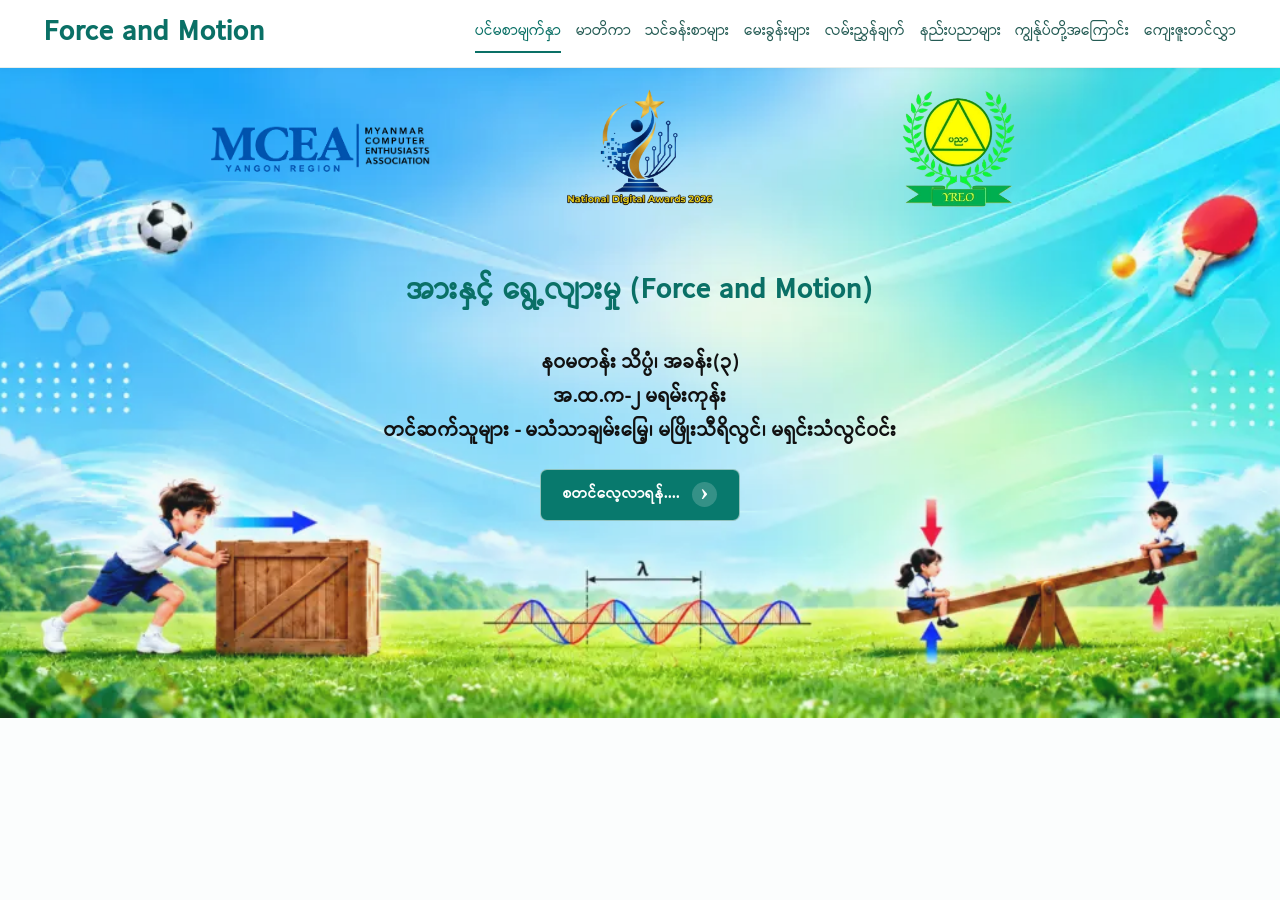
<file: index.html>
<!doctype html>
<html lang="my">
<head>
<meta charset="utf-8"><meta name="viewport" content="width=device-width, initial-scale=1">
<title>Home | Force and Motion</title>
<link rel="stylesheet" href="css/style.css">
<link rel="stylesheet" href="css/pdf-reference.css">
<script src="js/main.js" defer></script>
</head>
<body data-page="sample-page">
<header class="site-header">
<a class="brand" href="index.html">Force and Motion</a>
<button class="menu-toggle" type="button" aria-label="မီနူးဖွင့်ရန်" aria-expanded="false">☰</button>
<nav class="main-nav" aria-label="အဓိက မီနူး"></nav>
</header>
<main class="wp-content">
<div class="wp-block-cover alignfull is-light has-custom-content-position is-position-top-center" style="min-height:600px"><img alt="" class="wp-block-cover__image-background wp-image-100 size-full" data-object-fit="cover" src="assets/uploads/2026/10/Forces-in-Motion_-A-Science-Meadow-1024x512-1.webp"/><span aria-hidden="true" class="wp-block-cover__background has-background-dim-10 has-background-dim" style="background-color:#97d4d9"></span><div class="wp-block-cover__inner-container">
<div class="wp-block-stackable-columns alignfull stk-block-columns stk-block stk-6a5826c" data-block-id="6a5826c"><style>.stk-6a5826c {margin-top:var(--stk--preset--spacing--30, 0.67rem) !important;}@media screen and (max-width: 767px){.stk-6a5826c {margin-top:var(--stk--preset--spacing--50, 1.5rem) !important;}}</style>
    
<div class="stk-row stk-inner-blocks stk-block-content stk-content-align stk-6a5826c-column alignfull">

<div class="wp-block-stackable-column stk-block-column stk-column stk-block stk-7bc04e2" data-block-id="7bc04e2" data-v="4"><style>@media screen and (min-width: 768px){.stk-7bc04e2 {flex:var(--stk-flex-grow, 1) 1 calc(19.9% - var(--stk-column-gap, 0px) * 5 / 6 ) !important;}}@media screen and (max-width: 767px){.stk-7bc04e2 {flex:var(--stk-flex-grow, 1) 1 calc(33% - var(--stk-column-gap, 0px) * 2 / 3 ) !important;}}</style><div class="stk-column-wrapper stk-block-column__content stk-container stk-7bc04e2-container stk--no-background stk--no-padding"><div class="stk-block-content stk-inner-blocks stk-7bc04e2-inner-blocks">
<div class="wp-block-stackable-image stk-block-image stk-block stk-b53a28b" data-block-id="b53a28b"><style>.stk-b53a28b .stk-img-wrapper{width:60% !important;}</style><figure><span class="stk-img-wrapper stk-image--shape-stretch"><img class="stk-img wp-image-103" height="724" src="assets/uploads/2026/10/MCEA-Yangon-Region-Logo.webp" width="2172"/></span></figure></div>
</div></div></div>

<div class="wp-block-stackable-column stk-block-column stk-column stk-block stk-aee3705" data-block-id="aee3705" data-v="4"><style>@media screen and (min-width: 768px){.stk-aee3705 {flex:var(--stk-flex-grow, 1) 1 calc(16.8% - var(--stk-column-gap, 0px) * 5 / 6 ) !important;}}@media screen and (max-width: 767px){.stk-aee3705 {flex:var(--stk-flex-grow, 1) 1 calc(33% - var(--stk-column-gap, 0px) * 2 / 3 ) !important;}}</style><div class="stk-column-wrapper stk-block-column__content stk-container stk-aee3705-container stk--no-background stk--no-padding"><div class="stk-block-content stk-inner-blocks stk-aee3705-inner-blocks">
<div class="wp-block-stackable-image stk-block-image stk-block stk-6d1d166" data-block-id="6d1d166"><style>.stk-6d1d166 .stk-img-wrapper{width:40% !important;}</style><figure><span class="stk-img-wrapper stk-image--shape-stretch"><img class="stk-img wp-image-106" height="1402" src="assets/uploads/2026/10/NDA.png" width="1500"/></span></figure></div>
</div></div></div>

<div class="wp-block-stackable-column stk-block-column stk-column stk-block stk-cd83485" data-block-id="cd83485" data-v="4"><style>@media screen and (min-width: 768px){.stk-cd83485 {flex:var(--stk-flex-grow, 1) 1 calc(13.399999999999991% - var(--stk-column-gap, 0px) * 5 / 6 ) !important;}}@media screen and (max-width: 767px){.stk-cd83485 {flex:var(--stk-flex-grow, 1) 1 calc(33% - var(--stk-column-gap, 0px) * 2 / 3 ) !important;}}</style><div class="stk-column-wrapper stk-block-column__content stk-container stk-cd83485-container stk--no-background stk--no-padding"><div class="stk-block-content stk-inner-blocks stk-cd83485-inner-blocks">
<div class="wp-block-stackable-image stk-block-image stk-block stk-342e6bc" data-block-id="342e6bc"><style>.stk-342e6bc .stk-img-wrapper{width:60% !important;}</style><figure><span class="stk-img-wrapper stk-image--shape-stretch"><img class="stk-img wp-image-108" height="800" src="assets/uploads/2026/10/PN.png" width="1200"/></span></figure></div>
</div></div></div>

<div aria-hidden="true" class="wp-block-spacer" style="height:8px"></div>

</div>
<p class="has-text-align-center" style="font-size:30px;color: #0a7066;"><strong>အားနှင့် ရွေ့လျားမှု (Force and Motion)</strong></p>

<p class="has-text-align-center" style="font-size:20px"><strong>နဝမတန်း သိပ္ပံ၊ အခန်း(၃)<br/>အ.ထ.က-၂ မရမ်းကုန်း</strong><br/><strong>တင်ဆက်သူများ - မသံသာချမ်းမြေ့၊ မဖြိုးသီရိလွင်၊ မရှင်းသံလွင်ဝင်း</strong></p>

<p></p>

<div class="wp-block-stackable-button-group stk-block-button-group stk-block stk-cfd4a66" data-block-id="cfd4a66"><div class="stk-row stk-inner-blocks has-text-align-center stk-block-content stk-button-group">
<div class="wp-block-stackable-button stk-block-button has-text-align-center stk-block stk-98947e6" data-block-id="98947e6"><style>.stk-98947e6 {border-top-left-radius:var(--stk--preset--border-radius--medium, 8px) !important;border-top-right-radius:var(--stk--preset--border-radius--medium, 8px) !important;border-bottom-right-radius:var(--stk--preset--border-radius--medium, 8px) !important;border-bottom-left-radius:var(--stk--preset--border-radius--medium, 8px) !important;overflow:hidden !important;}.stk-98947e6 .stk-button{background:#0a7066 !important;}@media screen and (max-width: 767px){.stk-98947e6 .stk-button{padding-right:var(--stk--preset--spacing--40, 1rem) !important;padding-left:var(--stk--preset--spacing--40, 1rem) !important;}}</style><a class="stk-link stk-button stk--hover-effect-darken home-start-button" href="contents.html"><span class="stk-button__inner-text"><strong>စတင်လေ့လာရန်....</strong></span></a></div>
</div></div>
</div>


</main>
</body></html>
</file>
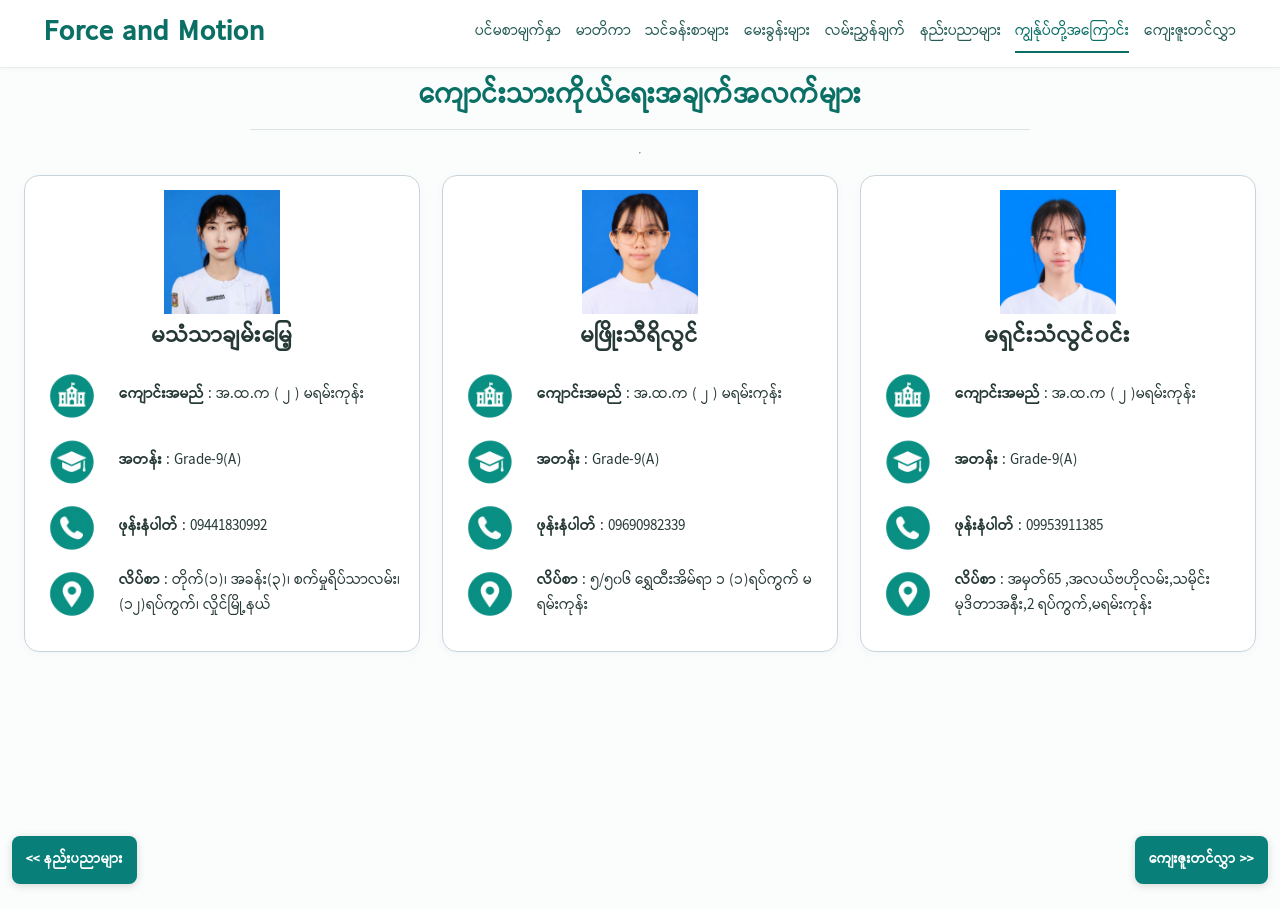
<file: about.html>
<!DOCTYPE html>

<html lang="my">
<head>
<meta charset="utf-8"/><meta content="width=device-width, initial-scale=1" name="viewport"/>
<title>About | Force and Motion</title>
<link href="css/style.css" rel="stylesheet"/>
<link rel="stylesheet" href="css/pdf-reference.css">
<script defer="" src="js/main.js"></script>
</head>
<body data-page="about">
<header class="site-header">
<a class="brand" href="index.html">Force and Motion</a>
<button aria-expanded="false" aria-label="မီနူးဖွင့်ရန်" class="menu-toggle" type="button">☰</button>
<nav aria-label="အဓိက မီနူး" class="main-nav"></nav>
</header>
<main class="wp-content">
<h2 class="wp-block-heading has-text-align-center alignfull has-large-font-size page-title" id="mLessons" style="margin-top:0;margin-right:0;margin-bottom:0;margin-left:0;padding-top:0px;padding-right:0px;padding-bottom:0px;padding-left:0px;font-style:normal;font-weight:700;line-height:1.5"><strong><span class="stk-highlight" style="color: #0a7066;">ကျောင်းသားကိုယ်ရေးအချက်အလက်များ</span></strong></h2>
<div class="wp-block-stackable-divider alignfull stk-block-divider stk-block stk-b53e3fa" data-block-id="b53e3fa" id="strong-လူ၏အသက်ရှူအင်္ဂါ-အဖွဲ့အစည်း-strong"><style>.stk-b53e3fa {align-items:flex-end !important;max-width:700px !important;min-width:auto !important;padding-top:var(--stk--preset--spacing--20, 0.44rem) !important;padding-right:var(--stk--preset--spacing--20, 0.44rem) !important;padding-bottom:var(--stk--preset--spacing--none, 0px) !important;padding-left:var(--stk--preset--spacing--20, 0.44rem) !important;margin-right:auto !important;margin-bottom:0px !important;margin-left:auto !important;display:flex !important;}</style><hr class="stk-block-divider__hr"/></div>
<div class="wp-block-group" style="margin-bottom:4.5rem">
<div class="wp-block-columns">
<div class="wp-block-column has-border-color has-cyan-bluish-gray-border-color" style="border-width:1px;border-top-left-radius:13px;border-top-right-radius:13px;border-bottom-left-radius:13px;border-bottom-right-radius:13px">
<figure class="wp-block-image aligncenter size-full is-resized" style="margin-top:var(--wp--preset--spacing--20);margin-bottom:var(--wp--preset--spacing--20)"><img alt="" class="wp-image-231" src="assets/uploads/2026/10/photo_2026-10-31_12-30-15.jpg" style="aspect-ratio:0.9883281646461799;width:104px;height:auto"/></figure>
<h5 class="wp-block-heading has-text-align-center has-medium-font-size" style="margin-top:0;margin-bottom:0"><strong>မသံသာချမ်းမြေ့</strong></h5>
<div class="wp-block-columns alignwide are-vertically-aligned-center is-not-stacked-on-mobile" style="margin-top:0;margin-bottom:0;padding-right:0;padding-bottom:0;padding-left:0">
<div class="wp-block-column is-vertically-aligned-center" style="padding-top:0;padding-right:0;padding-bottom:0;padding-left:0;flex-basis:18%">
<figure class="wp-block-image alignleft size-full is-resized" style="margin-top:0;margin-right:0;margin-bottom:0;margin-left:0"><img alt="" class="wp-image-794" src="assets/icons/school_icon_centered_512.png" style="width:68px;height:auto"/></figure>
</div>
<div class="wp-block-column is-vertically-aligned-center" style="flex-basis:80%">
<p><strong>ကျောင်းအမည်</strong> : အ.ထ.က ( ၂ ) မရမ်းကုန်း</p>
</div>
</div>
<div class="wp-block-columns alignwide are-vertically-aligned-center is-not-stacked-on-mobile" style="margin-top:0;margin-bottom:0;padding-right:0;padding-bottom:0;padding-left:0">
<div class="wp-block-column is-vertically-aligned-center" style="padding-top:0;padding-right:0;padding-bottom:0;padding-left:0;flex-basis:18%">
<figure class="wp-block-image alignleft size-full is-resized" style="margin-top:0;margin-right:0;margin-bottom:0;margin-left:0"><img alt="" class="wp-image-797" src="assets/icons/graduation_cap_centered_512.png" style="width:68px;height:auto"/></figure>
</div>
<div class="wp-block-column is-vertically-aligned-center" style="flex-basis:80%">
<p><strong>အတန်း</strong> : Grade-9(A)</p>
</div>
</div>
<div class="wp-block-columns alignwide are-vertically-aligned-center is-not-stacked-on-mobile" style="margin-top:0;margin-bottom:0;padding-right:0;padding-bottom:0;padding-left:0">
<div class="wp-block-column is-vertically-aligned-center" style="padding-top:0;padding-right:0;padding-bottom:0;padding-left:0;flex-basis:18%">
<figure class="wp-block-image alignleft size-full is-resized" style="margin-top:0;margin-right:0;margin-bottom:0;margin-left:0"><img alt="" class="wp-image-795" src="assets/icons/phone_icon_centered_512.png" style="width:68px;height:auto"/></figure>
</div>
<div class="wp-block-column is-vertically-aligned-center" style="flex-basis:80%">
<p><strong>ဖုန်းနံပါတ်</strong> : 09441830992</p>
</div>
</div>
<div class="wp-block-columns alignwide are-vertically-aligned-center is-not-stacked-on-mobile" style="margin-top:0;margin-bottom:0;padding-right:0;padding-bottom:0;padding-left:0">
<div class="wp-block-column is-vertically-aligned-center" style="padding-top:0;padding-right:0;padding-bottom:0;padding-left:0;flex-basis:18%">
<figure class="wp-block-image alignleft size-full is-resized" style="margin-top:0;margin-right:0;margin-bottom:0;margin-left:0"><img alt="" class="wp-image-796" src="assets/icons/location_icon_centered_512.png" style="width:68px;height:auto"/></figure>
</div>
<div class="wp-block-column is-vertically-aligned-center" style="flex-basis:80%">
<p><strong>လိပ်စာ</strong> : တိုက်(၁)၊ အခန်း(၃)၊ စက်မှုရိပ်သာလမ်း၊ (၁၂)ရပ်ကွက်၊ လှိုင်မြို့နယ်</p>
</div>
</div>
</div>
<div class="wp-block-column has-border-color has-cyan-bluish-gray-border-color" style="border-width:1px;border-top-left-radius:13px;border-top-right-radius:13px;border-bottom-left-radius:13px;border-bottom-right-radius:13px;padding-right:0;padding-bottom:var(--wp--preset--spacing--40);padding-left:var(--wp--preset--spacing--20)">
<figure class="wp-block-image aligncenter size-full is-resized" style="margin-top:var(--wp--preset--spacing--20);margin-bottom:var(--wp--preset--spacing--20)"><img alt="" class="wp-image-218" src="assets/uploads/2026/10/photo_2026-10-31_11-41-26.jpg" style="aspect-ratio:0.8926943792293882;width:99px;height:auto"/></figure>
<h5 class="wp-block-heading has-text-align-center has-medium-font-size" style="margin-top:0;margin-bottom:0"><strong>မဖြိုးသီရိလွင်</strong></h5>
<div class="wp-block-columns alignwide are-vertically-aligned-center is-not-stacked-on-mobile" style="margin-top:0;margin-bottom:0;padding-right:0;padding-bottom:0;padding-left:0">
<div class="wp-block-column is-vertically-aligned-center" style="padding-top:0;padding-right:0;padding-bottom:0;padding-left:0;flex-basis:18%">
<figure class="wp-block-image alignleft size-full is-resized" style="margin-top:0;margin-right:0;margin-bottom:0;margin-left:0"><img alt="" class="wp-image-794" src="assets/icons/school_icon_centered_512.png" style="width:68px;height:auto"/></figure>
</div>
<div class="wp-block-column is-vertically-aligned-center" style="flex-basis:80%">
<p><strong>ကျောင်းအမည်</strong> : အ.ထ.က ( ၂ ) မရမ်းကုန်း</p>
</div>
</div>
<div class="wp-block-columns alignwide are-vertically-aligned-center is-not-stacked-on-mobile" style="margin-top:0;margin-bottom:0;padding-right:0;padding-bottom:0;padding-left:0">
<div class="wp-block-column is-vertically-aligned-center" style="padding-top:0;padding-right:0;padding-bottom:0;padding-left:0;flex-basis:18%">
<figure class="wp-block-image alignleft size-full is-resized" style="margin-top:0;margin-right:0;margin-bottom:0;margin-left:0"><img alt="" class="wp-image-797" src="assets/icons/graduation_cap_centered_512.png" style="width:68px;height:auto"/></figure>
</div>
<div class="wp-block-column is-vertically-aligned-center" style="flex-basis:80%">
<p><strong>အတန်း</strong> :  Grade-9(A)</p>
</div>
</div>
<div class="wp-block-columns alignwide are-vertically-aligned-center is-not-stacked-on-mobile" style="margin-top:0;margin-bottom:0;padding-right:0;padding-bottom:0;padding-left:0">
<div class="wp-block-column is-vertically-aligned-center" style="padding-top:0;padding-right:0;padding-bottom:0;padding-left:0;flex-basis:18%">
<figure class="wp-block-image alignleft size-full is-resized" style="margin-top:0;margin-right:0;margin-bottom:0;margin-left:0"><img alt="" class="wp-image-795" src="assets/icons/phone_icon_centered_512.png" style="width:68px;height:auto"/></figure>
</div>
<div class="wp-block-column is-vertically-aligned-center" style="flex-basis:80%">
<p><strong>ဖုန်းနံပါတ်</strong> : 09690982339</p>
</div>
</div>
<div class="wp-block-columns alignwide are-vertically-aligned-center is-not-stacked-on-mobile" style="margin-top:0;margin-bottom:0;padding-right:0;padding-bottom:0;padding-left:0">
<div class="wp-block-column is-vertically-aligned-center" style="padding-top:0;padding-right:0;padding-bottom:0;padding-left:0;flex-basis:18%">
<figure class="wp-block-image size-full is-resized" style="margin-top:0;margin-right:0;margin-bottom:0;margin-left:0"><img alt="" class="wp-image-796" src="assets/icons/location_icon_centered_512.png" style="width:68px"/></figure>
</div>
<div class="wp-block-column is-vertically-aligned-center" style="flex-basis:80%">
<p><strong>လိပ်စာ</strong> : ၅/၅၀၆ ရွှေထီးအိမ်ရာ ၁ (၁)ရပ်ကွက် မရမ်းကုန်း</p>
</div>
</div>
</div>
<div class="wp-block-column has-border-color has-cyan-bluish-gray-border-color" style="border-width:1px;border-top-left-radius:13px;border-top-right-radius:13px;border-bottom-left-radius:13px;border-bottom-right-radius:13px">
<figure class="wp-block-image aligncenter size-full is-resized" style="margin-top:var(--wp--preset--spacing--20);margin-bottom:var(--wp--preset--spacing--20)"><img alt="" class="wp-image-221" src="assets/uploads/2026/10/photo_2026-10-31_11-53-23.jpg" style="aspect-ratio:0.8614072494669509;width:96px;height:auto"/></figure>
<h5 class="wp-block-heading has-text-align-center has-medium-font-size" style="margin-top:0;margin-bottom:0"><strong>မရှင်းသံလွင်၀င်း</strong></h5>
<div class="wp-block-columns alignwide are-vertically-aligned-center is-not-stacked-on-mobile" style="margin-top:0;margin-bottom:0;padding-right:0;padding-bottom:0;padding-left:0">
<div class="wp-block-column is-vertically-aligned-center" style="padding-top:0;padding-right:0;padding-bottom:0;padding-left:0;flex-basis:18%">
<figure class="wp-block-image alignleft size-full is-resized" style="margin-top:0;margin-right:0;margin-bottom:0;margin-left:0"><img alt="" class="wp-image-794" src="assets/icons/school_icon_centered_512.png" style="width:68px;height:auto"/></figure>
</div>
<div class="wp-block-column is-vertically-aligned-center" style="flex-basis:80%">
<p><strong>ကျောင်းအမည်</strong> : အ.ထ.က ( ၂ )မရမ်းကုန်း</p>
</div>
</div>
<div class="wp-block-columns alignwide are-vertically-aligned-center is-not-stacked-on-mobile" style="margin-top:0;margin-bottom:0;padding-right:0;padding-bottom:0;padding-left:0">
<div class="wp-block-column is-vertically-aligned-center" style="padding-top:0;padding-right:0;padding-bottom:0;padding-left:0;flex-basis:18%">
<figure class="wp-block-image alignleft size-full is-resized" style="margin-top:0;margin-right:0;margin-bottom:0;margin-left:0"><img alt="" class="wp-image-797" src="assets/icons/graduation_cap_centered_512.png" style="width:68px;height:auto"/></figure>
</div>
<div class="wp-block-column is-vertically-aligned-center" style="flex-basis:80%">
<p><strong>အတန်း</strong> : Grade-9(A)</p>
</div>
</div>
<div class="wp-block-columns alignwide are-vertically-aligned-center is-not-stacked-on-mobile" style="margin-top:0;margin-bottom:0;padding-right:0;padding-bottom:0;padding-left:0">
<div class="wp-block-column is-vertically-aligned-center" style="padding-top:0;padding-right:0;padding-bottom:0;padding-left:0;flex-basis:18%">
<figure class="wp-block-image alignleft size-full is-resized" style="margin-top:0;margin-right:0;margin-bottom:0;margin-left:0"><img alt="" class="wp-image-795" src="assets/icons/phone_icon_centered_512.png" style="width:68px;height:auto"/></figure>
</div>
<div class="wp-block-column is-vertically-aligned-center" style="flex-basis:80%">
<p><strong>ဖုန်းနံပါတ်</strong> : 09953911385</p>
</div>
</div>
<div class="wp-block-columns alignwide are-vertically-aligned-center is-not-stacked-on-mobile" style="margin-top:0;margin-bottom:0;padding-right:0;padding-bottom:0;padding-left:0">
<div class="wp-block-column is-vertically-aligned-center" style="padding-top:0;padding-right:0;padding-bottom:0;padding-left:0;flex-basis:18%">
<figure class="wp-block-image alignleft size-full is-resized" style="margin-top:0;margin-right:0;margin-bottom:0;margin-left:0"><img alt="" class="wp-image-796" src="assets/icons/location_icon_centered_512.png" style="width:68px;height:auto"/></figure>
</div>
<div class="wp-block-column is-vertically-aligned-center" style="flex-basis:80%">
<p><strong>လိပ်စာ</strong> : အမှတ်65 ,အလယ်ဗဟိုလမ်း,သမိုင်းမုဒိတာအနီး,2 ရပ်ကွက်,မရမ်းကုန်း</p>
</div>
</div>
</div>
</div>
</div>
<div class="mobile-prev-bar">
<a href="technology.html">
    &lt;&lt; နည်းပညာများ
  </a>
</div>
<div class="mobile-next-bar">
<a href="acknowledgement.html">
    ကျေးဇူးတင်လွှာ &gt;&gt;
  </a>
</div>
</main>
</body></html>
</file>
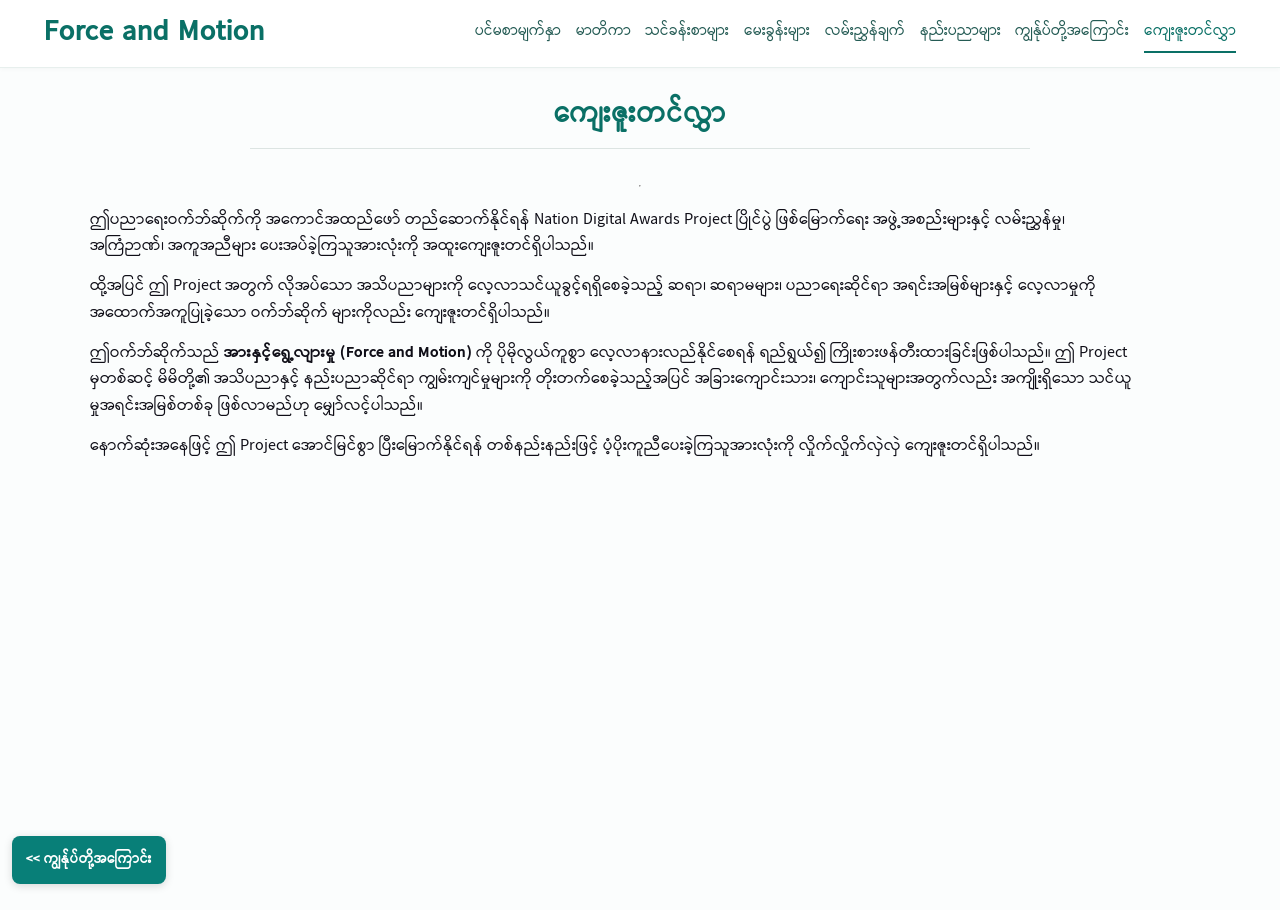
<file: acknowledgement.html>
<!doctype html>
<html lang="my">
<head>
<meta charset="utf-8"><meta name="viewport" content="width=device-width, initial-scale=1">
<title>Acknowledgement | Force and Motion</title>
<link rel="stylesheet" href="css/style.css">
<link rel="stylesheet" href="css/pdf-reference.css">
<script src="js/main.js" defer></script>
</head>
<body data-page="acknowledgement">
<header class="site-header">
<a class="brand" href="index.html">Force and Motion</a>
<button class="menu-toggle" type="button" aria-label="မီနူးဖွင့်ရန်" aria-expanded="false">☰</button>
<nav class="main-nav" aria-label="အဓိက မီနူး"></nav>
</header>
<main class="wp-content">
<h2 class="wp-block-heading has-text-align-center alignfull has-large-font-size page-title" id="mLessons" style="margin-top:0;margin-right:0;margin-bottom:0;margin-left:0;padding-top:0px;padding-right:0px;padding-bottom:0px;padding-left:0px;font-style:normal;font-weight:700;line-height:1.5"><span class="stk-highlight" style="color: #0a7066;">ကျေးဇူးတင်လွှာ</span></h2>


<div class="wp-block-stackable-divider alignfull stk-block-divider stk-block stk-b53e3fa" data-block-id="b53e3fa" id="strong-လူ၏အသက်ရှူအင်္ဂါ-အဖွဲ့အစည်း-strong"><style>.stk-b53e3fa {align-items:flex-end !important;max-width:700px !important;min-width:auto !important;padding-top:var(--stk--preset--spacing--20, 0.44rem) !important;padding-right:var(--stk--preset--spacing--20, 0.44rem) !important;padding-bottom:var(--stk--preset--spacing--none, 0px) !important;padding-left:var(--stk--preset--spacing--20, 0.44rem) !important;margin-right:auto !important;margin-bottom:0px !important;margin-left:auto !important;display:flex !important;}</style><hr class="stk-block-divider__hr"/></div>


<div class="wp-block-group">
<div class="wp-block-group" style="margin-bottom:0;padding-top:var(--wp--preset--spacing--30);padding-bottom:var(--wp--preset--spacing--30)">
<div class="wp-block-columns">
<div class="wp-block-column" style="flex-basis:95%">
<p style="margin-bottom:var(--wp--preset--spacing--20);font-size:18px;line-height:1.5"><span class="stk-highlight" style="color: #0f0e17;">ဤပညာရေးဝက်ဘ်ဆိုက်ကို အကောင်အထည်ဖော် တည်ဆောက်နိုင်ရန် Nation Digital Awards Project ပြိုင်ပွဲ ဖြစ်မြောက်ရေး အဖွဲ့အစည်းများနှင့် လမ်းညွှန်မှု၊ အကြံဉာဏ်၊ အကူအညီများ ပေးအပ်ခဲ့ကြသူအားလုံးကို အထူးကျေးဇူးတင်ရှိပါသည်။</span></p>


<p></p>


<p style="margin-bottom:var(--wp--preset--spacing--20);font-size:18px;line-height:1.5"><span class="stk-highlight" style="color: #0f0e17;">ထို့အပြင် ဤ Project အတွက် လိုအပ်သော အသိပညာများကို လေ့လာသင်ယူခွင့်ရရှိစေခဲ့သည့် ဆရာ၊ ဆရာမများ၊ ပညာရေးဆိုင်ရာ အရင်းအမြစ်များနှင့် လေ့လာမှုကို အထောက်အကူပြုခဲ့သော <span class="stk-highlight" style="color: #0f0e17;">ဝက်ဘ်ဆိုက်</span> များကိုလည်း ကျေးဇူးတင်ရှိပါသည်။</span></p>


<p></p>


<p style="margin-bottom:var(--wp--preset--spacing--20);font-size:18px;line-height:1.5"><span class="stk-highlight" style="color: #0f0e17;">ဤ<span class="stk-highlight" style="color: #0f0e17;">ဝက်ဘ်ဆိုက်</span>သည် <strong>အားနှင့်ရွေ့လျားမှု (Force and Motion)</strong> ကို ပိုမိုလွယ်ကူစွာ လေ့လာနားလည်နိုင်စေရန် ရည်ရွယ်၍ ကြိုးစားဖန်တီးထားခြင်းဖြစ်ပါသည်။ ဤ Project မှတစ်ဆင့် မိမိတို့၏ အသိပညာနှင့် နည်းပညာဆိုင်ရာ ကျွမ်းကျင်မှုများကို တိုးတက်စေခဲ့သည့်အပြင် အခြားကျောင်းသား၊ ကျောင်းသူများအတွက်လည်း အကျိုးရှိသော သင်ယူမှုအရင်းအမြစ်တစ်ခု ဖြစ်လာမည်ဟု မျှော်လင့်ပါသည်။</span></p>


<p></p>


<p style="margin-bottom:var(--wp--preset--spacing--20);font-size:18px;line-height:1.5"><span class="stk-highlight" style="color: #0f0e17;">နောက်ဆုံးအနေဖြင့် ဤ Project အောင်မြင်စွာ ပြီးမြောက်နိုင်ရန် တစ်နည်းနည်းဖြင့် ပံ့ပိုးကူညီပေးခဲ့ကြသူအားလုံးကို လှိုက်လှိုက်လှဲလှဲ ကျေးဇူးတင်ရှိပါသည်။</span></p>
</div>
</div>
</div>
</div>


<div class="mobile-prev-bar">
<a href="about.html">
    &lt;&lt; ကျွန်ုပ်တို့အကြောင်း
  </a>
</div>
</main>
</body></html>
</file>
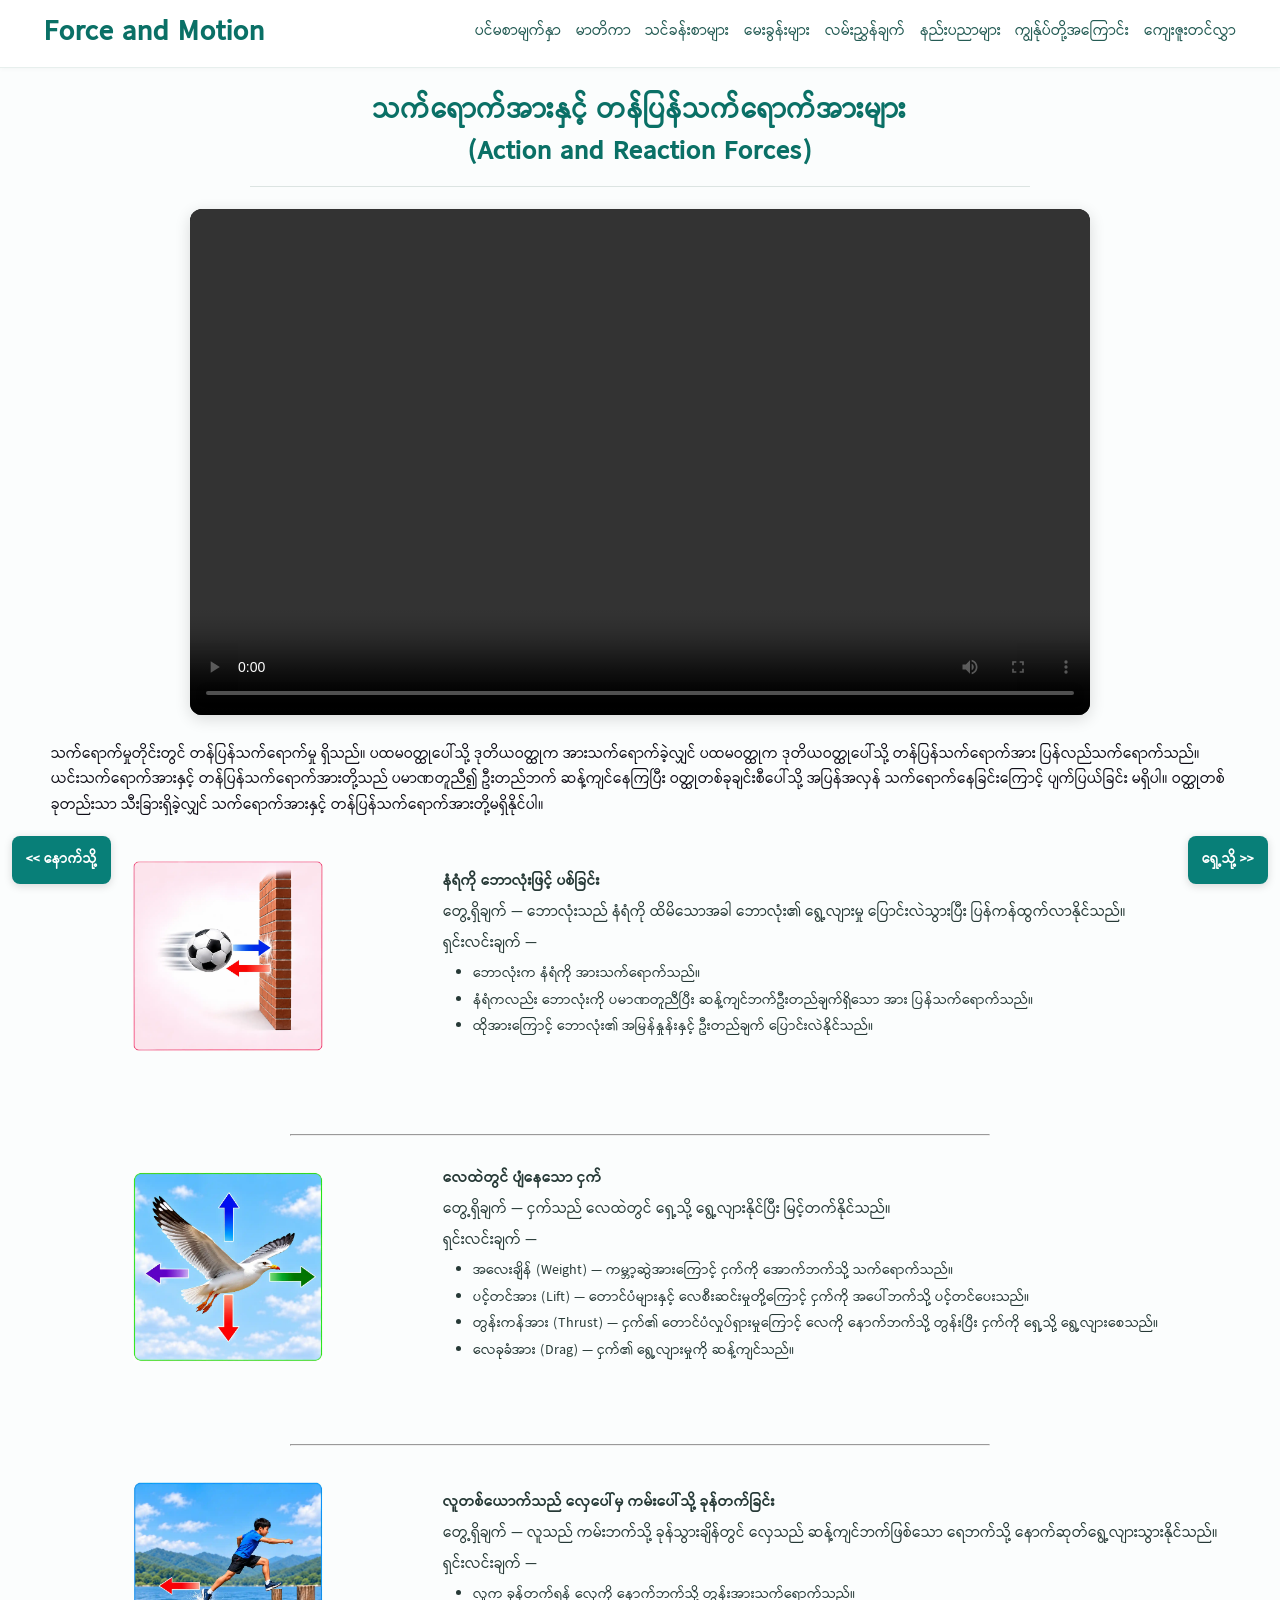
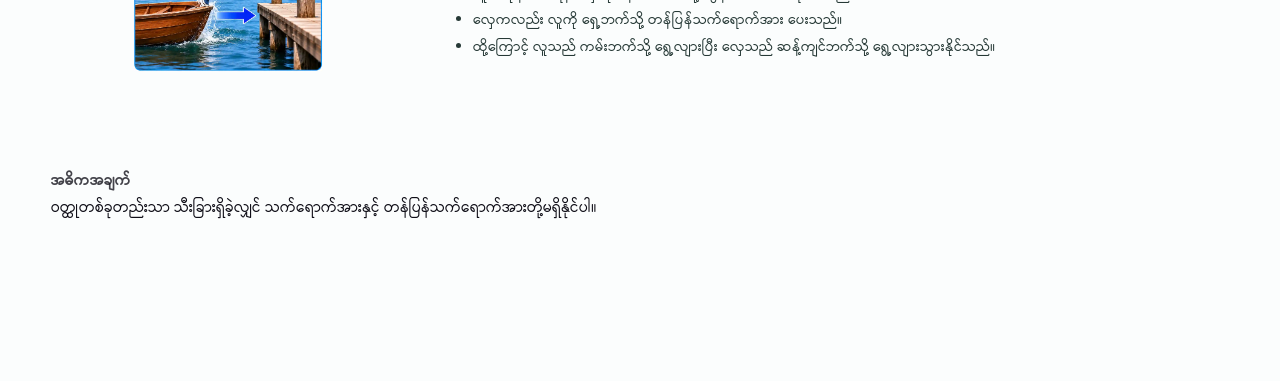
<file: aforces.html>
<!doctype html>
<html lang="my">
<head>
<meta charset="utf-8"><meta name="viewport" content="width=device-width, initial-scale=1">
<title>AForces | Force and Motion</title>
<link rel="stylesheet" href="css/style.css">
<link rel="stylesheet" href="css/pdf-reference.css">
<script src="js/main.js" defer></script>
</head>
<body data-page="aforces">
<header class="site-header">
<a class="brand" href="index.html">Force and Motion</a>
<button class="menu-toggle" type="button" aria-label="မီနူးဖွင့်ရန်" aria-expanded="false">☰</button>
<nav class="main-nav" aria-label="အဓိက မီနူး"></nav>
</header>
<main class="wp-content">
<h2 class="wp-block-heading has-text-align-center alignfull has-large-font-size page-title" id="mLessons" style="margin-top:0;margin-right:0;margin-bottom:0;margin-left:0;padding-top:0px;padding-right:0px;padding-bottom:0px;padding-left:0px;font-style:normal;font-weight:700;line-height:1.5"><span class="stk-highlight" style="color: #0a7066;">သက်ရောက်အားနှင့် တန်ပြန်သက်ရောက်အားများ <br> (Action and Reaction Forces)</span></h2>
<div class="eforce-video-wrap">
  <video class="eforce-lesson-video" controls playsinline preload="metadata">
    <source src="assets/videos/aforce.mp4" type="video/mp4">
    သင့် Browser သည် ဗီဒီယိုဖွင့်ခြင်းကို မထောက်ပံ့ပါ။
  </video>
</div>

<p><span class="stk-highlight" style="color: #0f0e17;">သက်ရောက်မှုတိုင်းတွင် တန်ပြန်သက်ရောက်မှု ရှိသည်။ ပထမဝတ္ထုပေါ်သို့ ဒုတိယဝတ္ထုက အားသက်ရောက်ခဲ့လျှင် ပထမဝတ္ထုက ဒုတိယဝတ္ထုပေါ်သို့ တန်ပြန်သက်ရောက်အား ပြန်လည်သက်ရောက်သည်။ ယင်းသက်ရောက်အားနှင့် တန်ပြန်သက်ရောက်အားတို့သည် ပမာဏတူညီ၍ ဦးတည်ဘက် ဆန့်ကျင်နေကြပြီး ဝတ္ထုတစ်ခုချင်းစီပေါ်သို့ အပြန်အလှန် သက်ရောက်နေခြင်းကြောင့် ပျက်ပြယ်ခြင်း မရှိပါ။</span> <span class="stk-highlight" style="color: #0f0e17;">ဝတ္ထုတစ်ခုတည်းသာ သီးခြားရှိခဲ့လျှင် သက်ရောက်အားနှင့် တန်ပြန်သက်ရောက်အားတို့မရှိနိုင်ပါ။</span></p>


<div class="wp-block-group">
<div class="wp-block-stackable-columns stk-block-columns stk-block stk-e32e9b5" data-block-id="e32e9b5"><style>.stk-e32e9b5 {padding-top:var(--stk--preset--spacing--none, 0px) !important;padding-right:var(--stk--preset--spacing--none, 0px) !important;padding-bottom:var(--stk--preset--spacing--none, 0px) !important;padding-left:var(--stk--preset--spacing--none, 0px) !important;}</style><div class="stk-row stk-inner-blocks stk-block-content stk-content-align stk-e32e9b5-column">
<div class="wp-block-stackable-column stk-block-column stk-column stk-block stk-0b74d82" data-block-id="0b74d82" data-v="4"><style>@media screen and (min-width: 768px){.stk-0b74d82 {flex:var(--stk-flex-grow, 1) 1 calc(33.333% - var(--stk-column-gap, 0px) * 2 / 3 ) !important;}}</style><div class="stk-column-wrapper stk-block-column__content stk-container stk-0b74d82-container stk--no-background stk--no-padding"><div class="stk-block-content stk-inner-blocks stk-0b74d82-inner-blocks">
<div class="wp-block-stackable-image stk-block-image stk-block stk-c88e31d" data-block-id="c88e31d"><style>.stk-c88e31d .stk-img-wrapper{width:100% !important;height:200px !important;}.stk-c88e31d .stk-img-wrapper img{object-fit:contain !important;}</style><figure><span class="stk-img-wrapper stk-image--shape-stretch"><img class="stk-img wp-image-141" height="1254" src="assets/uploads/2026/10/Soccer-Ball-Impact-Diagram.webp" width="1254"/></span></figure></div>
</div></div></div>


<div class="wp-block-stackable-column stk-block-column stk-column stk-block stk-02f3828" data-block-id="02f3828" data-v="4"><style>@media screen and (min-width: 768px){.stk-02f3828 {flex:var(--stk-flex-grow, 1) 1 calc(47.667% - var(--stk-column-gap, 0px) * 2 / 3 ) !important;}}</style><div class="stk-column-wrapper stk-block-column__content stk-container stk-02f3828-container stk--no-background stk--no-padding"><div class="stk-block-content stk-inner-blocks stk-02f3828-inner-blocks">
<p style="margin-bottom:0"><strong>နံရံကို ဘောလုံးဖြင့် ပစ်ခြင်း</strong></p>


<p style="margin-top:0;margin-bottom:0">တွေ့ရှိချက် — ဘောလုံးသည် နံရံကို ထိမိသောအခါ ဘောလုံး၏ ရွေ့လျားမှု ပြောင်းလဲသွားပြီး ပြန်ကန်ထွက်လာနိုင်သည်။</p>


<p style="margin-top:0;margin-bottom:0">ရှင်းလင်းချက် —</p>


<ul class="wp-block-list">
<li>ဘောလုံးက နံရံကို အားသက်ရောက်သည်။</li>


<li style="margin-top:0">နံရံကလည်း ဘောလုံးကို ပမာဏတူညီပြီး ဆန့်ကျင်ဘက်ဦးတည်ချက်ရှိသော အား ပြန်သက်ရောက်သည်။</li>


<li>ထိုအားကြောင့် ဘောလုံး၏ အမြန်နှုန်းနှင့် ဦးတည်ချက် ပြောင်းလဲနိုင်သည်။</li>
</ul>
</div></div></div>


<div class="wp-block-stackable-column stk-block-column stk-column stk-block stk-b1edbc9" data-block-id="b1edbc9" data-v="4"><style>@media screen and (min-width: 768px){.stk-b1edbc9 {flex:var(--stk-flex-grow, 1) 1 calc(19% - var(--stk-column-gap, 0px) * 2 / 3 ) !important;}}</style><div class="stk-column-wrapper stk-block-column__content stk-container stk-b1edbc9-container stk--no-background stk--no-padding"><div class="stk-block-content stk-inner-blocks stk-b1edbc9-inner-blocks">
<p style="margin-bottom:0"></p>
</div></div></div>
</div></div>


<div class="wp-block-stackable-divider stk-block-divider stk-block stk-5dfc4f2" data-block-id="5dfc4f2"><style>.stk-5dfc4f2 hr.stk-block-divider__hr{width:100% !important;}.stk-5dfc4f2 {margin-bottom:nullpx !important;}</style><hr class="stk-block-divider__hr"/></div>


<div class="wp-block-stackable-columns stk-block-columns stk-block stk-59b8f5c" data-block-id="59b8f5c"><style>.stk-59b8f5c {padding-top:var(--stk--preset--spacing--none, 0px) !important;padding-right:var(--stk--preset--spacing--none, 0px) !important;padding-bottom:var(--stk--preset--spacing--none, 0px) !important;padding-left:var(--stk--preset--spacing--none, 0px) !important;}</style><div class="stk-row stk-inner-blocks stk-block-content stk-content-align stk-59b8f5c-column">
<div class="wp-block-stackable-column stk-block-column stk-column stk-block stk-e11b85a" data-block-id="e11b85a" data-v="4"><style>@media screen and (min-width: 768px){.stk-e11b85a {flex:var(--stk-flex-grow, 1) 1 calc(33.333% - var(--stk-column-gap, 0px) * 2 / 3 ) !important;}}</style><div class="stk-column-wrapper stk-block-column__content stk-container stk-e11b85a-container stk--no-background stk--no-padding"><div class="stk-block-content stk-inner-blocks stk-e11b85a-inner-blocks">
<div class="wp-block-stackable-image aligncenter stk-block-image stk-block stk-c49aa59" data-block-id="c49aa59"><style>.stk-c49aa59 .stk-img-wrapper{width:100% !important;height:200px !important;}.stk-c49aa59 .stk-img-wrapper img{object-fit:contain !important;}</style><figure><span class="stk-img-wrapper stk-image--shape-stretch"><img class="stk-img wp-image-139" height="1254" src="assets/uploads/2026/10/Seagull-Flight-Directions-in-Sky.webp" width="1254"/></span></figure></div>
</div></div></div>


<div class="wp-block-stackable-column stk-block-column stk-column stk-block stk-2f8c932" data-block-id="2f8c932" data-v="4"><style>@media screen and (min-width: 768px){.stk-2f8c932 {flex:var(--stk-flex-grow, 1) 1 calc(53.9% - var(--stk-column-gap, 0px) * 2 / 3 ) !important;}}</style><div class="stk-column-wrapper stk-block-column__content stk-container stk-2f8c932-container stk--no-background stk--no-padding"><div class="stk-block-content stk-inner-blocks stk-2f8c932-inner-blocks">
<p style="margin-bottom:0"><strong>လေထဲတွင် ပျံနေသော ငှက်</strong></p>


<p style="margin-top:0;margin-bottom:0">တွေ့ရှိချက် — ငှက်သည် လေထဲတွင် ရှေ့သို့ ရွေ့လျားနိုင်ပြီး မြင့်တက်နိုင်သည်။</p>


<p style="margin-top:0;margin-bottom:0">ရှင်းလင်းချက် —</p>


<ul class="wp-block-list">
<li>အလေးချိန် (Weight) — ကမ္ဘာ့ဆွဲအားကြောင့် ငှက်ကို အောက်ဘက်သို့ သက်ရောက်သည်။</li>


<li>ပင့်တင်အား (Lift) — တောင်ပံများနှင့် လေစီးဆင်းမှုတို့ကြောင့် ငှက်ကို အပေါ်ဘက်သို့ ပင့်တင်ပေးသည်။</li>


<li>တွန်းကန်အား (Thrust) — ငှက်၏ တောင်ပံလှုပ်ရှားမှုကြောင့် လေကို နောက်ဘက်သို့ တွန်းပြီး ငှက်ကို ရှေ့သို့ ရွေ့လျားစေသည်။</li>


<li>လေခုခံအား (Drag) — ငှက်၏ ရွေ့လျားမှုကို ဆန့်ကျင်သည်။</li>
</ul>
</div></div></div>


<div class="wp-block-stackable-column stk-block-column stk-column stk-block stk-b359041" data-block-id="b359041" data-v="4"><style>@media screen and (min-width: 768px){.stk-b359041 {flex:var(--stk-flex-grow, 1) 1 calc(12.766999999999996% - var(--stk-column-gap, 0px) * 2 / 3 ) !important;}}</style><div class="stk-column-wrapper stk-block-column__content stk-container stk-b359041-container stk--no-background stk--no-padding"><div class="stk-block-content stk-inner-blocks stk-b359041-inner-blocks">
<p></p>
</div></div></div>
</div></div>


<div class="wp-block-stackable-divider stk-block-divider stk-block stk-788cb49" data-block-id="788cb49"><style>.stk-788cb49 hr.stk-block-divider__hr{width:100% !important;}.stk-788cb49 {margin-bottom:nullpx !important;}</style><hr class="stk-block-divider__hr"/></div>


<div class="wp-block-stackable-columns stk-block-columns stk-block stk-e802f19" data-block-id="e802f19"><style>.stk-e802f19 {padding-top:var(--stk--preset--spacing--none, 0px) !important;padding-right:var(--stk--preset--spacing--none, 0px) !important;padding-bottom:var(--stk--preset--spacing--none, 0px) !important;padding-left:var(--stk--preset--spacing--none, 0px) !important;}</style><div class="stk-row stk-inner-blocks stk-block-content stk-content-align stk-e802f19-column">
<div class="wp-block-stackable-column stk-block-column stk-column stk-block stk-1b7dbe9" data-block-id="1b7dbe9" data-v="4"><style>@media screen and (min-width: 768px){.stk-1b7dbe9 {flex:var(--stk-flex-grow, 1) 1 calc(33.333% - var(--stk-column-gap, 0px) * 2 / 3 ) !important;}}</style><div class="stk-column-wrapper stk-block-column__content stk-container stk-1b7dbe9-container stk--no-background stk--no-padding"><div class="stk-block-content stk-inner-blocks stk-1b7dbe9-inner-blocks">
<div class="wp-block-stackable-image aligncenter stk-block-image stk-block stk-6ce16a3" data-block-id="6ce16a3"><style>.stk-6ce16a3 .stk-img-wrapper{width:100% !important;height:200px !important;}.stk-6ce16a3 .stk-img-wrapper img{object-fit:contain !important;}</style><figure><span class="stk-img-wrapper stk-image--shape-stretch"><img class="stk-img wp-image-140" height="1254" src="assets/uploads/2026/10/Lakeside-Leap-from-Boat-to-Dock.webp" width="1254"/></span></figure></div>
</div></div></div>


<div class="wp-block-stackable-column stk-block-column stk-column stk-block stk-70c6ae8" data-block-id="70c6ae8" data-v="4"><style>@media screen and (min-width: 768px){.stk-70c6ae8 {flex:var(--stk-flex-grow, 1) 1 calc(53.9% - var(--stk-column-gap, 0px) * 2 / 3 ) !important;}}</style><div class="stk-column-wrapper stk-block-column__content stk-container stk-70c6ae8-container stk--no-background stk--no-padding"><div class="stk-block-content stk-inner-blocks stk-70c6ae8-inner-blocks">
<p style="margin-bottom:0"><strong>လူတစ်ယောက်သည် လှေပေါ်မှ ကမ်းပေါ်သို့ ခုန်တက်ခြင်း</strong></p>


<p style="margin-top:0;margin-bottom:0">တွေ့ရှိချက် — လူသည် ကမ်းဘက်သို့ ခုန်သွားချိန်တွင် လှေသည် ဆန့်ကျင်ဘက်ဖြစ်သော ရေဘက်သို့ နောက်ဆုတ်ရွေ့လျားသွားနိုင်သည်။</p>


<p style="margin-top:0;margin-bottom:0">ရှင်းလင်းချက် —</p>


<ul class="wp-block-list">
<li>လူက ခုန်တက်ရန် လှေကို နောက်ဘက်သို့ တွန်းအားသက်ရောက်သည်။</li>


<li>လှေကလည်း လူကို ရှေ့ဘက်သို့ တန်ပြန်သက်ရောက်အား ပေးသည်။</li>


<li>ထို့ကြောင့် လူသည် ကမ်းဘက်သို့ ရွေ့လျားပြီး လှေသည် ဆန့်ကျင်ဘက်သို့ ရွေ့လျားသွားနိုင်သည်။</li>
</ul>
</div></div></div>


<div class="wp-block-stackable-column stk-block-column stk-column stk-block stk-29f8c4b" data-block-id="29f8c4b" data-v="4"><style>@media screen and (min-width: 768px){.stk-29f8c4b {flex:var(--stk-flex-grow, 1) 1 calc(12.766999999999996% - var(--stk-column-gap, 0px) * 2 / 3 ) !important;}}</style><div class="stk-column-wrapper stk-block-column__content stk-container stk-29f8c4b-container stk--no-background stk--no-padding"><div class="stk-block-content stk-inner-blocks stk-29f8c4b-inner-blocks">
<p></p>
</div></div></div>
</div></div>
</div>


<p><strong><span class="stk-highlight" style="color: #0f0e17c7;">အဓိကအချက်</span></strong><br/><span class="stk-highlight" style="color: #0f0e17;">ဝတ္ထုတစ်ခုတည်းသာ သီးခြားရှိခဲ့လျှင် သက်ရောက်အားနှင့် တန်ပြန်သက်ရောက်အားတို့မရှိနိုင်ပါ။</span></p>


<div aria-hidden="true" class="wp-block-spacer" style="height:66px"></div>


<div class="mobile-prev-bar">
<a href="bforces.html">
    &lt;&lt; နောက်သို့ </a>
</div>
<div class="mobile-next-bar">
<a href="fforces.html">
   ရှေ့သို့  &gt;&gt;
  </a>
</div>
</main>
</body></html>
</file>
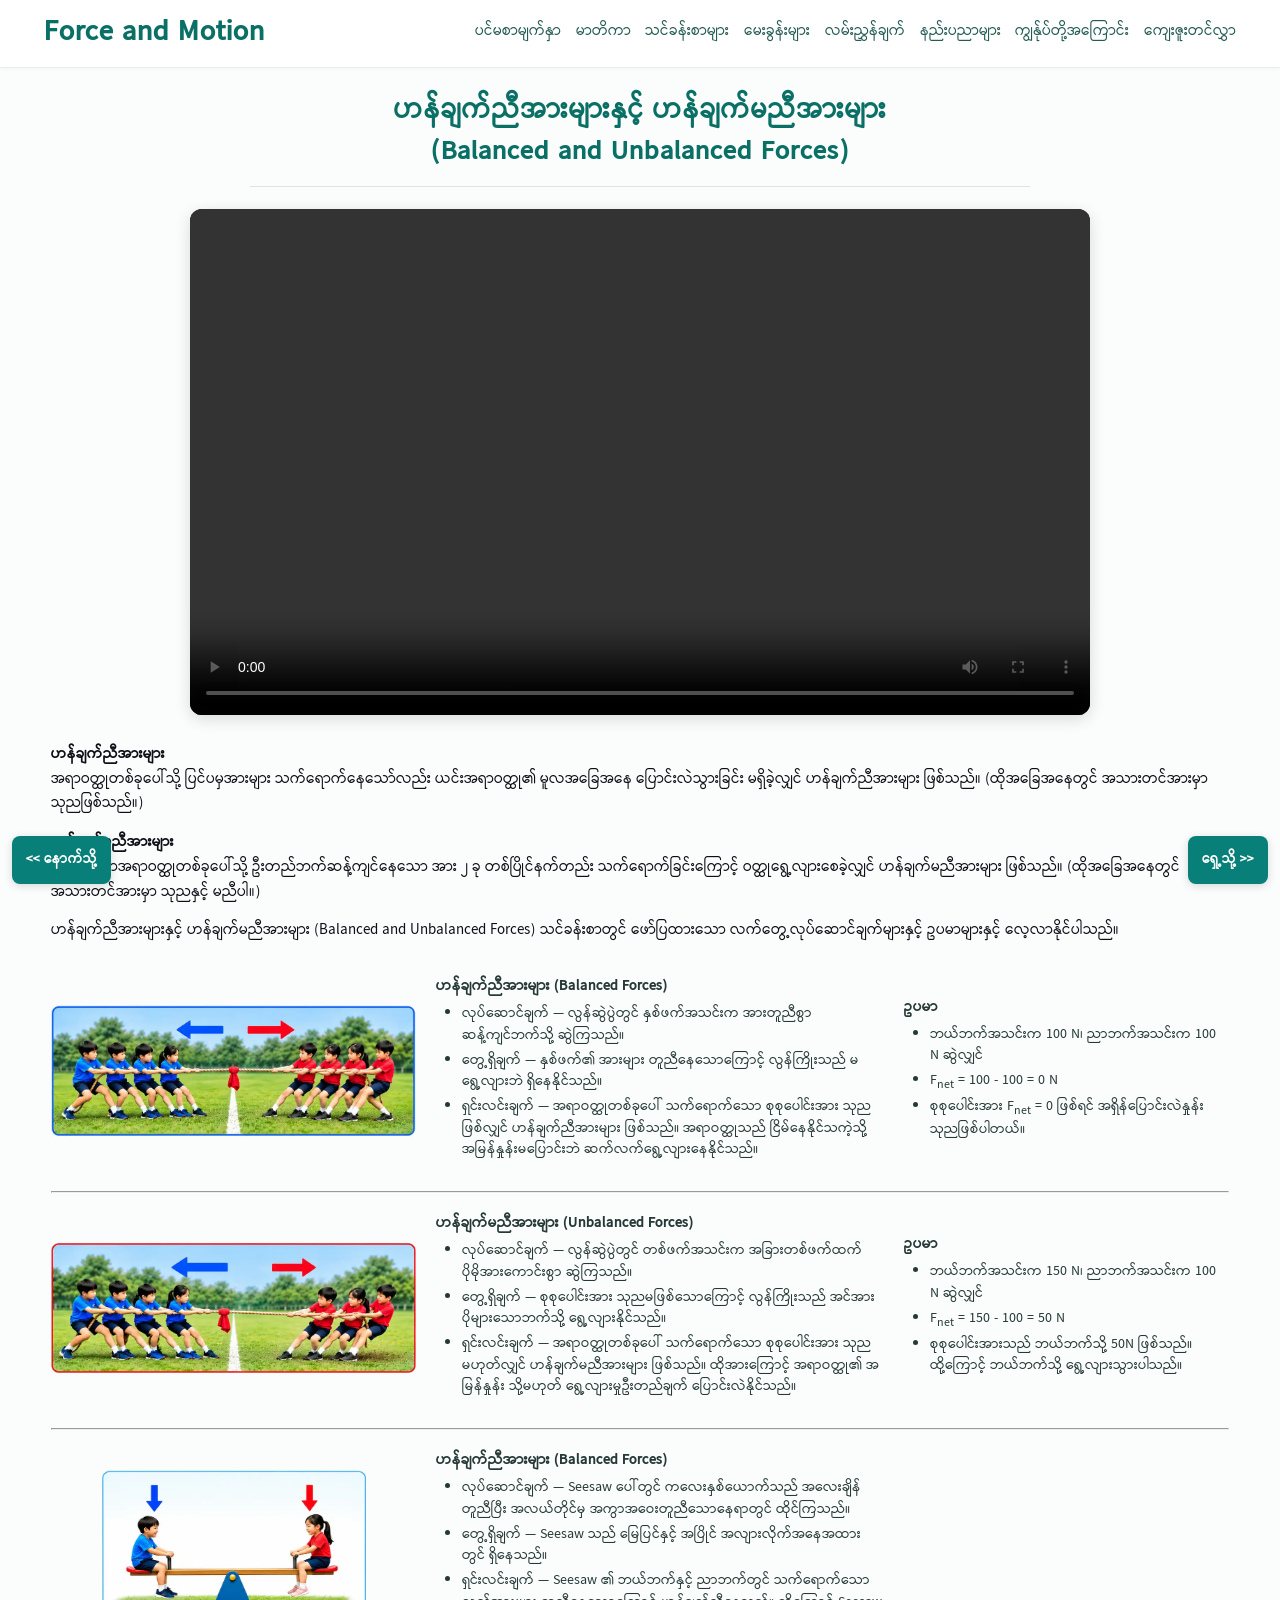
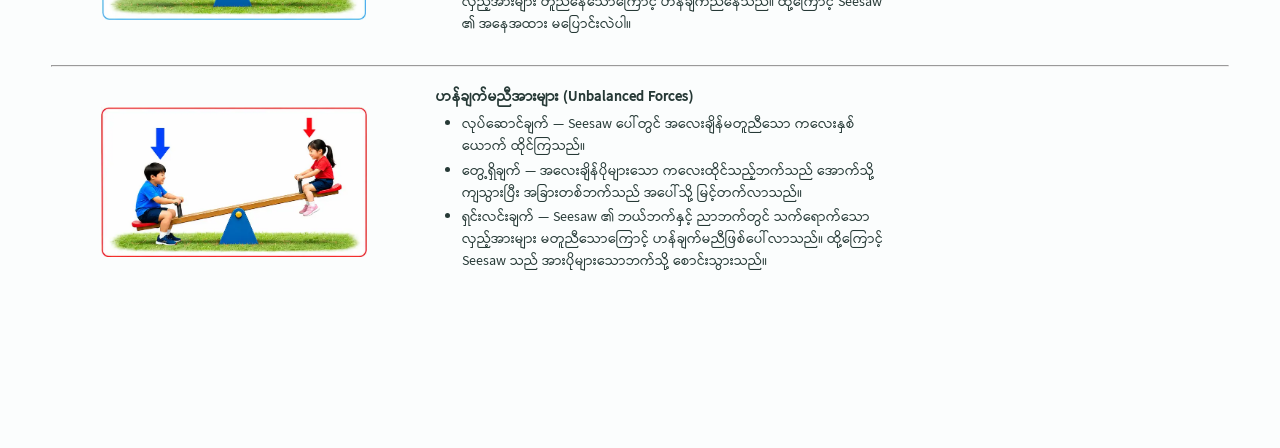
<file: bforces.html>
<!doctype html>
<html lang="my">
<head>
<meta charset="utf-8"><meta name="viewport" content="width=device-width, initial-scale=1">
<title>BForces | Force and Motion</title>
<link rel="stylesheet" href="css/style.css">
<link rel="stylesheet" href="css/pdf-reference.css">
<script src="js/main.js" defer></script>
</head>
<body data-page="bforces">
<header class="site-header">
<a class="brand" href="index.html">Force and Motion</a>
<button class="menu-toggle" type="button" aria-label="မီနူးဖွင့်ရန်" aria-expanded="false">☰</button>
<nav class="main-nav" aria-label="အဓိက မီနူး"></nav>
</header>
<main class="wp-content">
<h2 class="wp-block-heading has-text-align-center alignfull has-large-font-size page-title" id="mLessons" style="margin-top:0;margin-right:0;margin-bottom:0;margin-left:0;padding-top:0px;padding-right:0px;padding-bottom:0px;padding-left:0px;font-style:normal;font-weight:700;line-height:1.5"><span class="stk-highlight" style="color: #0a7066;">ဟန်ချက်ညီအားများနှင့် ဟန်ချက်မညီအားများ <br> (Balanced and Unbalanced Forces)</span></h2>
<div class="eforce-video-wrap">
  <video class="eforce-lesson-video" controls playsinline preload="metadata">
    <source src="assets/videos/bforce.mp4" type="video/mp4">
    သင့် Browser သည် ဗီဒီယိုဖွင့်ခြင်းကို မထောက်ပံ့ပါ။
  </video>
</div>

<p><span class="stk-highlight" style="color: #0f0e17;"><strong>ဟန်ချက်ညီအား</strong></span><strong><span class="stk-highlight" style="color: #0f0e17;">များ</span></strong><br/><span class="stk-highlight" style="color: #0f0e17;">အရာဝတ္ထုတစ်ခုပေါ်သို့ ပြင်ပမှအားများ သက်ရောက်နေသော်လည်း ယင်းအရာဝတ္ထု၏ မူလအခြေအနေ ပြောင်းလဲသွားခြင်း မရှိခဲ့လျှင် ဟန်ချက်ညီအားများ ဖြစ်သည်။ (ထိုအခြေအနေတွင် အသားတင်အားမှာ သုညဖြစ်သည်။)</span></p>


<p><span class="stk-highlight" style="color: #0f0e17;"><strong>ဟန်ချက်မညီအားများ</strong></span><br/><span class="stk-highlight" style="color: #0f0e17;">ရပ်နေသောအရာဝတ္ထုတစ်ခုပေါ်သို့ ဦးတည်ဘက်ဆန့်ကျင်နေသော အား ၂ ခု တစ်ပြိုင်နက်တည်း သက်ရောက်ခြင်းကြောင့် ဝတ္ထုရွေ့လျားစေခဲ့လျှင် ဟန်ချက်မညီအားများ ဖြစ်သည်။ (ထိုအခြေအနေတွင် အသားတင်အားမှာ သုညနှင့် မညီပါ။)</span></p>


<p><span class="stk-highlight" style="color: #0f0e17;">ဟန်ချက်ညီအားများနှင့် ဟန်ချက်မညီအားများ (Balanced and Unbalanced Forces) သင်ခန်းစာတွင် ဖော်ပြထားသော လက်တွေ့လုပ်ဆောင်ချက်များနှင့် ဥပမာများနှင့် လေ့လာနိုင်ပါသည်။</span></p>


<div class="wp-block-group">
<div class="wp-block-stackable-columns stk-block-columns stk-block stk-e32e9b5" data-block-id="e32e9b5"><style>.stk-e32e9b5 {padding-top:var(--stk--preset--spacing--none, 0px) !important;padding-right:var(--stk--preset--spacing--none, 0px) !important;padding-bottom:var(--stk--preset--spacing--none, 0px) !important;padding-left:var(--stk--preset--spacing--none, 0px) !important;}</style><div class="stk-row stk-inner-blocks stk-block-content stk-content-align stk-e32e9b5-column">
<div class="wp-block-stackable-column stk-block-column stk-column stk-block stk-0b74d82" data-block-id="0b74d82" data-v="4"><style>@media screen and (min-width: 768px){.stk-0b74d82 {flex:var(--stk-flex-grow, 1) 1 calc(33.333% - var(--stk-column-gap, 0px) * 2 / 3 ) !important;}}</style><div class="stk-column-wrapper stk-block-column__content stk-container stk-0b74d82-container stk--no-background stk--no-padding"><div class="stk-block-content stk-inner-blocks stk-0b74d82-inner-blocks">
<div class="wp-block-stackable-image stk-block-image stk-block stk-c88e31d" data-block-id="c88e31d"><style>.stk-c88e31d .stk-img-wrapper{width:100% !important;height:200px !important;}.stk-c88e31d .stk-img-wrapper img{object-fit:contain !important;}</style><figure><span class="stk-img-wrapper stk-image--shape-stretch"><img class="stk-img wp-image-135" height="378" src="assets/uploads/2026/10/b1.webp" width="1045"/></span></figure></div>
</div></div></div>


<div class="wp-block-stackable-column stk-block-column stk-column stk-block stk-02f3828" data-block-id="02f3828" data-v="4"><style>@media screen and (min-width: 768px){.stk-02f3828 {flex:var(--stk-flex-grow, 1) 1 calc(38% - var(--stk-column-gap, 0px) * 2 / 3 ) !important;}}</style><div class="stk-column-wrapper stk-block-column__content stk-container stk-02f3828-container stk--no-background stk--no-padding"><div class="stk-block-content stk-inner-blocks stk-02f3828-inner-blocks">
<p style="margin-bottom:0"><strong>ဟန်ချက်ညီအားများ (Balanced Forces)</strong></p>


<ul class="wp-block-list">
<li style="margin-top:0">လုပ်ဆောင်ချက် — လွန်ဆွဲပွဲတွင် နှစ်ဖက်အသင်းက အားတူညီစွာ ဆန့်ကျင်ဘက်သို့ ဆွဲကြသည်။</li>


<li>တွေ့ရှိချက် — နှစ်ဖက်၏ အားများ တူညီနေသောကြောင့် လွန်ကြိုးသည် မရွေ့လျားဘဲ ရှိနေနိုင်သည်။</li>


<li>ရှင်းလင်းချက် — အရာဝတ္ထုတစ်ခုပေါ် သက်ရောက်သော စုစုပေါင်းအား သုညဖြစ်လျှင် ဟန်ချက်ညီအားများ ဖြစ်သည်။ အရာဝတ္ထုသည် ငြိမ်နေနိုင်သကဲ့သို့ အမြန်နှုန်းမပြောင်းဘဲ ဆက်လက်ရွေ့လျားနေနိုင်သည်။</li>
</ul>
</div></div></div>


<div class="wp-block-stackable-column stk-block-column stk-column stk-block stk-b1edbc9" data-block-id="b1edbc9" data-v="4"><style>@media screen and (min-width: 768px){.stk-b1edbc9 {flex:var(--stk-flex-grow, 1) 1 calc(28.667% - var(--stk-column-gap, 0px) * 2 / 3 ) !important;}}</style><div class="stk-column-wrapper stk-block-column__content stk-container stk-b1edbc9-container stk--no-background stk--no-padding"><div class="stk-block-content stk-inner-blocks stk-b1edbc9-inner-blocks">
<p style="margin-bottom:0"><strong>ဥပမာ</strong></p>


<ul class="wp-block-list">
<li> ဘယ်ဘက်အသင်းက 100 N၊ ညာဘက်အသင်းက 100 N ဆွဲလျှင် </li>


<li>F<sub>net</sub> = 100 - 100 = 0 N</li>


<li>စုစုပေါင်းအား F<sub>net</sub> = 0 ဖြစ်ရင် အရှိန်ပြောင်းလဲနှုန်း သုညဖြစ်ပါတယ်။</li>
</ul>
</div></div></div>
</div></div>


<div class="wp-block-stackable-divider stk-block-divider stk-block stk-5dfc4f2" data-block-id="5dfc4f2"><style>.stk-5dfc4f2 hr.stk-block-divider__hr{width:100% !important;}.stk-5dfc4f2 {margin-bottom:nullpx !important;}</style><hr class="stk-block-divider__hr"/></div>


<div class="wp-block-stackable-columns stk-block-columns stk-block stk-59b8f5c" data-block-id="59b8f5c"><style>.stk-59b8f5c {padding-top:var(--stk--preset--spacing--none, 0px) !important;padding-right:var(--stk--preset--spacing--none, 0px) !important;padding-bottom:var(--stk--preset--spacing--none, 0px) !important;padding-left:var(--stk--preset--spacing--none, 0px) !important;}</style><div class="stk-row stk-inner-blocks stk-block-content stk-content-align stk-59b8f5c-column">
<div class="wp-block-stackable-column stk-block-column stk-column stk-block stk-e11b85a" data-block-id="e11b85a" data-v="4"><style>@media screen and (min-width: 768px){.stk-e11b85a {flex:var(--stk-flex-grow, 1) 1 calc(33.333% - var(--stk-column-gap, 0px) * 2 / 3 ) !important;}}</style><div class="stk-column-wrapper stk-block-column__content stk-container stk-e11b85a-container stk--no-background stk--no-padding"><div class="stk-block-content stk-inner-blocks stk-e11b85a-inner-blocks">
<div class="wp-block-stackable-image aligncenter stk-block-image stk-block stk-c49aa59" data-block-id="c49aa59"><style>.stk-c49aa59 .stk-img-wrapper{width:100% !important;height:200px !important;}.stk-c49aa59 .stk-img-wrapper img{object-fit:contain !important;}</style><figure><span class="stk-img-wrapper stk-image--shape-stretch"><img class="stk-img wp-image-134" height="374" src="assets/uploads/2026/10/b2.webp" width="1050"/></span></figure></div>
</div></div></div>


<div class="wp-block-stackable-column stk-block-column stk-column stk-block stk-2f8c932" data-block-id="2f8c932" data-v="4"><style>@media screen and (min-width: 768px){.stk-2f8c932 {flex:var(--stk-flex-grow, 1) 1 calc(38.06700000000001% - var(--stk-column-gap, 0px) * 2 / 3 ) !important;}}</style><div class="stk-column-wrapper stk-block-column__content stk-container stk-2f8c932-container stk--no-background stk--no-padding"><div class="stk-block-content stk-inner-blocks stk-2f8c932-inner-blocks">
<p style="margin-bottom:0"><strong>ဟန်ချက်မညီအားများ (Unbalanced Forces)</strong></p>


<ul class="wp-block-list">
<li style="margin-top:0">လုပ်ဆောင်ချက် — လွန်ဆွဲပွဲတွင် တစ်ဖက်အသင်းက အခြားတစ်ဖက်ထက် ပိုမိုအားကောင်းစွာ ဆွဲကြသည်။</li>


<li>တွေ့ရှိချက် — စုစုပေါင်းအား သုညမဖြစ်သောကြောင့် လွန်ကြိုးသည် အင်အားပိုများသောဘက်သို့ ရွေ့လျားနိုင်သည်။</li>


<li>ရှင်းလင်းချက် — အရာဝတ္ထုတစ်ခုပေါ် သက်ရောက်သော စုစုပေါင်းအား သုညမဟုတ်လျှင် ဟန်ချက်မညီအားများ ဖြစ်သည်။ ထိုအားကြောင့် အရာဝတ္ထု၏ အမြန်နှုန်း သို့မဟုတ် ရွေ့လျားမှုဦးတည်ချက် ပြောင်းလဲနိုင်သည်။</li>
</ul>
</div></div></div>


<div class="wp-block-stackable-column stk-block-column stk-column stk-block stk-b359041" data-block-id="b359041" data-v="4"><style>@media screen and (min-width: 768px){.stk-b359041 {flex:var(--stk-flex-grow, 1) 1 calc(28.6% - var(--stk-column-gap, 0px) * 2 / 3 ) !important;}}</style><div class="stk-column-wrapper stk-block-column__content stk-container stk-b359041-container stk--no-background stk--no-padding"><div class="stk-block-content stk-inner-blocks stk-b359041-inner-blocks">
<p style="margin-bottom:0"><strong>ဥပမာ</strong></p>


<ul class="wp-block-list">
<li> ဘယ်ဘက်အသင်းက 150 N၊ ညာဘက်အသင်းက 100 N ဆွဲလျှင် </li>


<li>F<sub>net</sub> = 150 - 100 = 50 N</li>


<li>စုစုပေါင်းအားသည် ဘယ်ဘက်သို့ 50N ဖြစ်သည်။ ထို့ကြောင့် ဘယ်ဘက်သို့ ရွေ့လျားသွားပါသည်။</li>
</ul>
</div></div></div>
</div></div>


<div class="wp-block-stackable-divider stk-block-divider stk-block stk-788cb49" data-block-id="788cb49"><style>.stk-788cb49 hr.stk-block-divider__hr{width:100% !important;}.stk-788cb49 {margin-bottom:nullpx !important;}</style><hr class="stk-block-divider__hr"/></div>


<div class="wp-block-stackable-columns stk-block-columns stk-block stk-3905dc0" data-block-id="3905dc0"><style>.stk-3905dc0 {padding-top:var(--stk--preset--spacing--none, 0px) !important;padding-right:var(--stk--preset--spacing--none, 0px) !important;padding-bottom:var(--stk--preset--spacing--none, 0px) !important;padding-left:var(--stk--preset--spacing--none, 0px) !important;}</style><div class="stk-row stk-inner-blocks stk-block-content stk-content-align stk-3905dc0-column">
<div class="wp-block-stackable-column stk-block-column stk-column stk-block stk-54269c6" data-block-id="54269c6" data-v="4"><style>@media screen and (min-width: 768px){.stk-54269c6 {flex:var(--stk-flex-grow, 1) 1 calc(33.333% - var(--stk-column-gap, 0px) * 2 / 3 ) !important;}}</style><div class="stk-column-wrapper stk-block-column__content stk-container stk-54269c6-container stk--no-background stk--no-padding"><div class="stk-block-content stk-inner-blocks stk-54269c6-inner-blocks">
<div class="wp-block-stackable-image aligncenter stk-block-image stk-block stk-f40918a" data-block-id="f40918a"><style>.stk-f40918a .stk-img-wrapper{width:100% !important;height:200px !important;}.stk-f40918a .stk-img-wrapper img{object-fit:contain !important;}</style><figure><span class="stk-img-wrapper stk-image--shape-stretch"><img class="stk-img wp-image-137" height="413" src="assets/uploads/2026/10/b3.webp" width="728"/></span></figure></div>
</div></div></div>


<div class="wp-block-stackable-column stk-block-column stk-column stk-block stk-399589a" data-block-id="399589a" data-v="4"><style>@media screen and (min-width: 768px){.stk-399589a {flex:var(--stk-flex-grow, 1) 1 calc(41.667% - var(--stk-column-gap, 0px) * 2 / 3 ) !important;}}</style><div class="stk-column-wrapper stk-block-column__content stk-container stk-399589a-container stk--no-background stk--no-padding"><div class="stk-block-content stk-inner-blocks stk-399589a-inner-blocks">
<p style="margin-bottom:0"><strong>ဟန်ချက်ညီအားများ (Balanced Forces)</strong></p>


<ul class="wp-block-list">
<li style="margin-top:0">လုပ်ဆောင်ချက် — Seesaw ပေါ်တွင် ကလေးနှစ်ယောက်သည် အလေးချိန်တူညီပြီး အလယ်တိုင်မှ အကွာအဝေးတူညီသောနေရာတွင် ထိုင်ကြသည်။</li>


<li>တွေ့ရှိချက် — Seesaw သည် မြေပြင်နှင့် အပြိုင် အလျားလိုက်အနေအထားတွင် ရှိနေသည်။</li>


<li>ရှင်းလင်းချက် — Seesaw ၏ ဘယ်ဘက်နှင့် ညာဘက်တွင် သက်ရောက်သော လှည့်အားများ တူညီနေသောကြောင့် ဟန်ချက်ညီနေသည်။ ထို့ကြောင့် Seesaw ၏ အနေအထား မပြောင်းလဲပါ။</li>
</ul>
</div></div></div>


<div class="wp-block-stackable-column stk-block-column stk-column stk-block stk-ddaf08f" data-block-id="ddaf08f" data-v="4"><style>@media screen and (min-width: 768px){.stk-ddaf08f {flex:var(--stk-flex-grow, 1) 1 calc(25% - var(--stk-column-gap, 0px) * 2 / 3 ) !important;}}</style><div class="stk-column-wrapper stk-block-column__content stk-container stk-ddaf08f-container stk--no-background stk--no-padding"><div class="stk-block-content stk-inner-blocks stk-ddaf08f-inner-blocks">
<p style="margin-bottom:0"></p>
</div></div></div>
</div></div>


<div class="wp-block-stackable-divider stk-block-divider stk-block stk-7fa9bf6" data-block-id="7fa9bf6"><style>.stk-7fa9bf6 hr.stk-block-divider__hr{width:100% !important;}.stk-7fa9bf6 {margin-bottom:nullpx !important;}</style><hr class="stk-block-divider__hr"/></div>


<div class="wp-block-stackable-columns stk-block-columns stk-block stk-4cb8f9c" data-block-id="4cb8f9c"><style>.stk-4cb8f9c {padding-top:var(--stk--preset--spacing--none, 0px) !important;padding-right:var(--stk--preset--spacing--none, 0px) !important;padding-bottom:var(--stk--preset--spacing--none, 0px) !important;padding-left:var(--stk--preset--spacing--none, 0px) !important;}</style><div class="stk-row stk-inner-blocks stk-block-content stk-content-align stk-4cb8f9c-column">
<div class="wp-block-stackable-column stk-block-column stk-column stk-block stk-aa9c997" data-block-id="aa9c997" data-v="4"><style>@media screen and (min-width: 768px){.stk-aa9c997 {flex:var(--stk-flex-grow, 1) 1 calc(33.333% - var(--stk-column-gap, 0px) * 2 / 3 ) !important;}}</style><div class="stk-column-wrapper stk-block-column__content stk-container stk-aa9c997-container stk--no-background stk--no-padding"><div class="stk-block-content stk-inner-blocks stk-aa9c997-inner-blocks">
<div class="wp-block-stackable-image aligncenter stk-block-image stk-block stk-e6fd5e8" data-block-id="e6fd5e8"><style>.stk-e6fd5e8 .stk-img-wrapper{width:100% !important;height:200px !important;}.stk-e6fd5e8 .stk-img-wrapper img{object-fit:contain !important;}</style><figure><span class="stk-img-wrapper stk-image--shape-stretch"><img class="stk-img wp-image-136" height="411" src="assets/uploads/2026/10/b4.webp" width="729"/></span></figure></div>
</div></div></div>


<div class="wp-block-stackable-column stk-block-column stk-column stk-block stk-b9e8dcd" data-block-id="b9e8dcd" data-v="4"><style>@media screen and (min-width: 768px){.stk-b9e8dcd {flex:var(--stk-flex-grow, 1) 1 calc(41.6% - var(--stk-column-gap, 0px) * 2 / 3 ) !important;}}</style><div class="stk-column-wrapper stk-block-column__content stk-container stk-b9e8dcd-container stk--no-background stk--no-padding"><div class="stk-block-content stk-inner-blocks stk-b9e8dcd-inner-blocks">
<p style="margin-bottom:0"><strong>ဟန်ချက်မညီအားများ (Unbalanced Forces)</strong></p>


<ul class="wp-block-list">
<li style="margin-top:0">လုပ်ဆောင်ချက် — Seesaw ပေါ်တွင် အလေးချိန်မတူညီသော ကလေးနှစ်ယောက် ထိုင်ကြသည်။</li>


<li>တွေ့ရှိချက် — အလေးချိန်ပိုများသော ကလေးထိုင်သည့်ဘက်သည် အောက်သို့ ကျသွားပြီး အခြားတစ်ဘက်သည် အပေါ်သို့ မြင့်တက်လာသည်။</li>


<li>ရှင်းလင်းချက် — Seesaw ၏ ဘယ်ဘက်နှင့် ညာဘက်တွင် သက်ရောက်သော လှည့်အားများ မတူညီသောကြောင့် ဟန်ချက်မညီဖြစ်ပေါ်လာသည်။ ထို့ကြောင့် Seesaw သည် အားပိုများသောဘက်သို့ စောင်းသွားသည်။</li>
</ul>
</div></div></div>


<div class="wp-block-stackable-column stk-block-column stk-column stk-block stk-49a91c0" data-block-id="49a91c0" data-v="4"><style>@media screen and (min-width: 768px){.stk-49a91c0 {flex:var(--stk-flex-grow, 1) 1 calc(25.067000000000007% - var(--stk-column-gap, 0px) * 2 / 3 ) !important;}}</style><div class="stk-column-wrapper stk-block-column__content stk-container stk-49a91c0-container stk--no-background stk--no-padding"><div class="stk-block-content stk-inner-blocks stk-49a91c0-inner-blocks">
<p style="margin-bottom:0"></p>
</div></div></div>
</div></div>
</div>


<div aria-hidden="true" class="wp-block-spacer" style="height:66px"></div>


<div class="mobile-prev-bar">
<a href="eforces.html">
    &lt;&lt; နောက်သို့ </a>
</div>
<div class="mobile-next-bar">
<a href="aforces.html">
   ရှေ့သို့  &gt;&gt;
  </a>
</div>
</main>
</body></html>
</file>
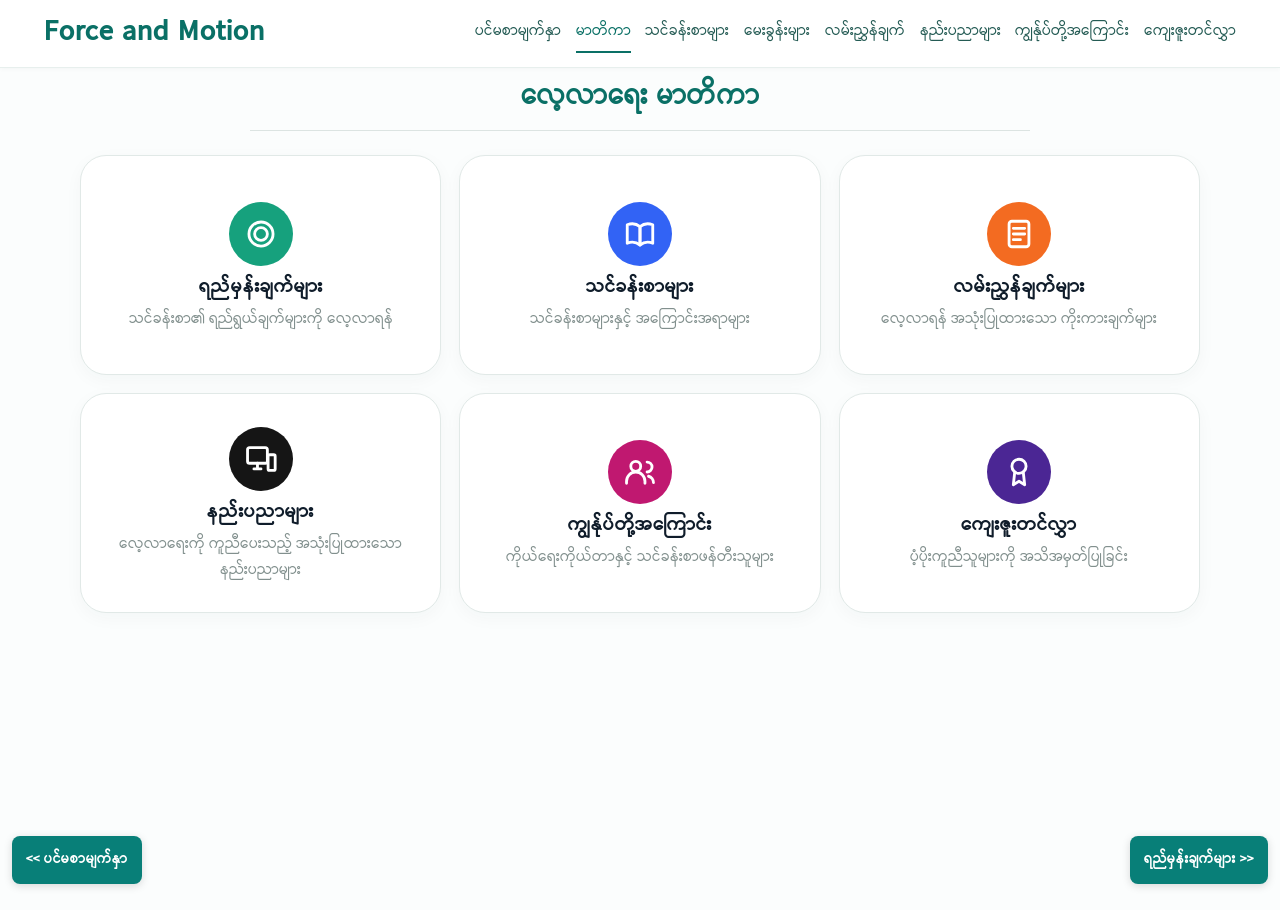
<file: contents.html>
<!doctype html>
<html lang="my">
<head>
<meta charset="utf-8"><meta name="viewport" content="width=device-width, initial-scale=1">
<title>မာတိကာ | Force and Motion</title>
<link rel="stylesheet" href="css/style.css">
<link rel="stylesheet" href="css/pdf-reference.css">
<script src="js/main.js" defer></script>
</head>
<body data-page="contents">
<header class="site-header">
<a class="brand" href="index.html">Force and Motion</a>
<button class="menu-toggle" type="button" aria-label="မီနူးဖွင့်ရန်" aria-expanded="false">☰</button>
<nav class="main-nav" aria-label="အဓိက မီနူး"></nav>
</header>
<main class="wp-content contents-page">
<h2 class="wp-block-heading contents-heading page-title">လေ့လာရေး မာတိကာ</h2>
<section class="contents-grid" aria-label="မာတိကာ">
<a class="contents-card" href="objectives.html">
  <span class="contents-icon green"><svg viewBox="0 0 24 24" aria-hidden="true"><circle cx="12" cy="12" r="8.5"/><circle cx="12" cy="12" r="4.5"/></svg></span>
  <h3>ရည်မှန်းချက်များ</h3><p>သင်ခန်းစာ၏ ရည်ရွယ်ချက်များကို လေ့လာရန်</p>
</a>
<a class="contents-card" href="lessons.html">
  <span class="contents-icon blue"><svg viewBox="0 0 24 24" aria-hidden="true"><path d="M3 5.5c3.5-1.4 6.5-.8 9 1.3v13c-2.5-2.1-5.5-2.7-9-1.3z"/><path d="M21 5.5c-3.5-1.4-6.5-.8-9 1.3v13c2.5-2.1 5.5-2.7 9-1.3z"/></svg></span>
  <h3>သင်ခန်းစာများ</h3><p>သင်ခန်းစာများနှင့် အကြောင်းအရာများ</p>
</a>
<a class="contents-card" href="references.html">
  <span class="contents-icon orange"><svg viewBox="0 0 24 24" aria-hidden="true"><rect x="5" y="3" width="14" height="18" rx="2"/><path d="M8 8h8M8 12h8M8 16h5"/></svg></span>
  <h3>လမ်းညွှန်ချက်များ</h3><p>လေ့လာရန် အသုံးပြုထားသော ကိုးကားချက်များ</p>
</a>
<a class="contents-card" href="technology.html">
  <span class="contents-icon black"><svg viewBox="0 0 24 24" aria-hidden="true"><rect x="2.5" y="4" width="14" height="11" rx="1.5"/><path d="M7 19h5M9.5 15v4"/><rect x="17" y="9" width="5" height="11" rx="1"/></svg></span>
  <h3>နည်းပညာများ</h3><p>လေ့လာရေးကို ကူညီပေးသည့် အသုံးပြုထားသော <br> နည်းပညာများ</p>
</a>
<a class="contents-card" href="about.html">
  <span class="contents-icon pink"><svg viewBox="0 0 24 24" aria-hidden="true"><circle cx="9" cy="8" r="3.5"/><path d="M2.5 20v-1.5a6.5 6.5 0 0 1 13 0V20M17 5a3.5 3.5 0 0 1 0 7M18 15a4.5 4.5 0 0 1 3.5 4.5"/></svg></span>
  <h3>ကျွန်ုပ်တို့အကြောင်း</h3><p>ကိုယ်ရေးကိုယ်တာနှင့် သင်ခန်းစာဖန်တီးသူများ</p>
</a>
<a class="contents-card" href="acknowledgement.html">
  <span class="contents-icon purple"><svg viewBox="0 0 24 24" aria-hidden="true"><circle cx="12" cy="8" r="5"/><path d="m9 12-1 9 4-2.5 4 2.5-1-9"/></svg></span>
  <h3>ကျေးဇူးတင်လွှာ</h3><p>ပံ့ပိုးကူညီသူများကို အသိအမှတ်ပြုခြင်း</p>
</a>
</section>
<div class="mobile-prev-bar"><a href="index.html">&lt;&lt; ပင်မစာမျက်နှာ</a></div>
<div class="mobile-next-bar"><a href="objectives.html">ရည်မှန်းချက်များ &gt;&gt;</a></div>
</main>
</body></html>
</file>
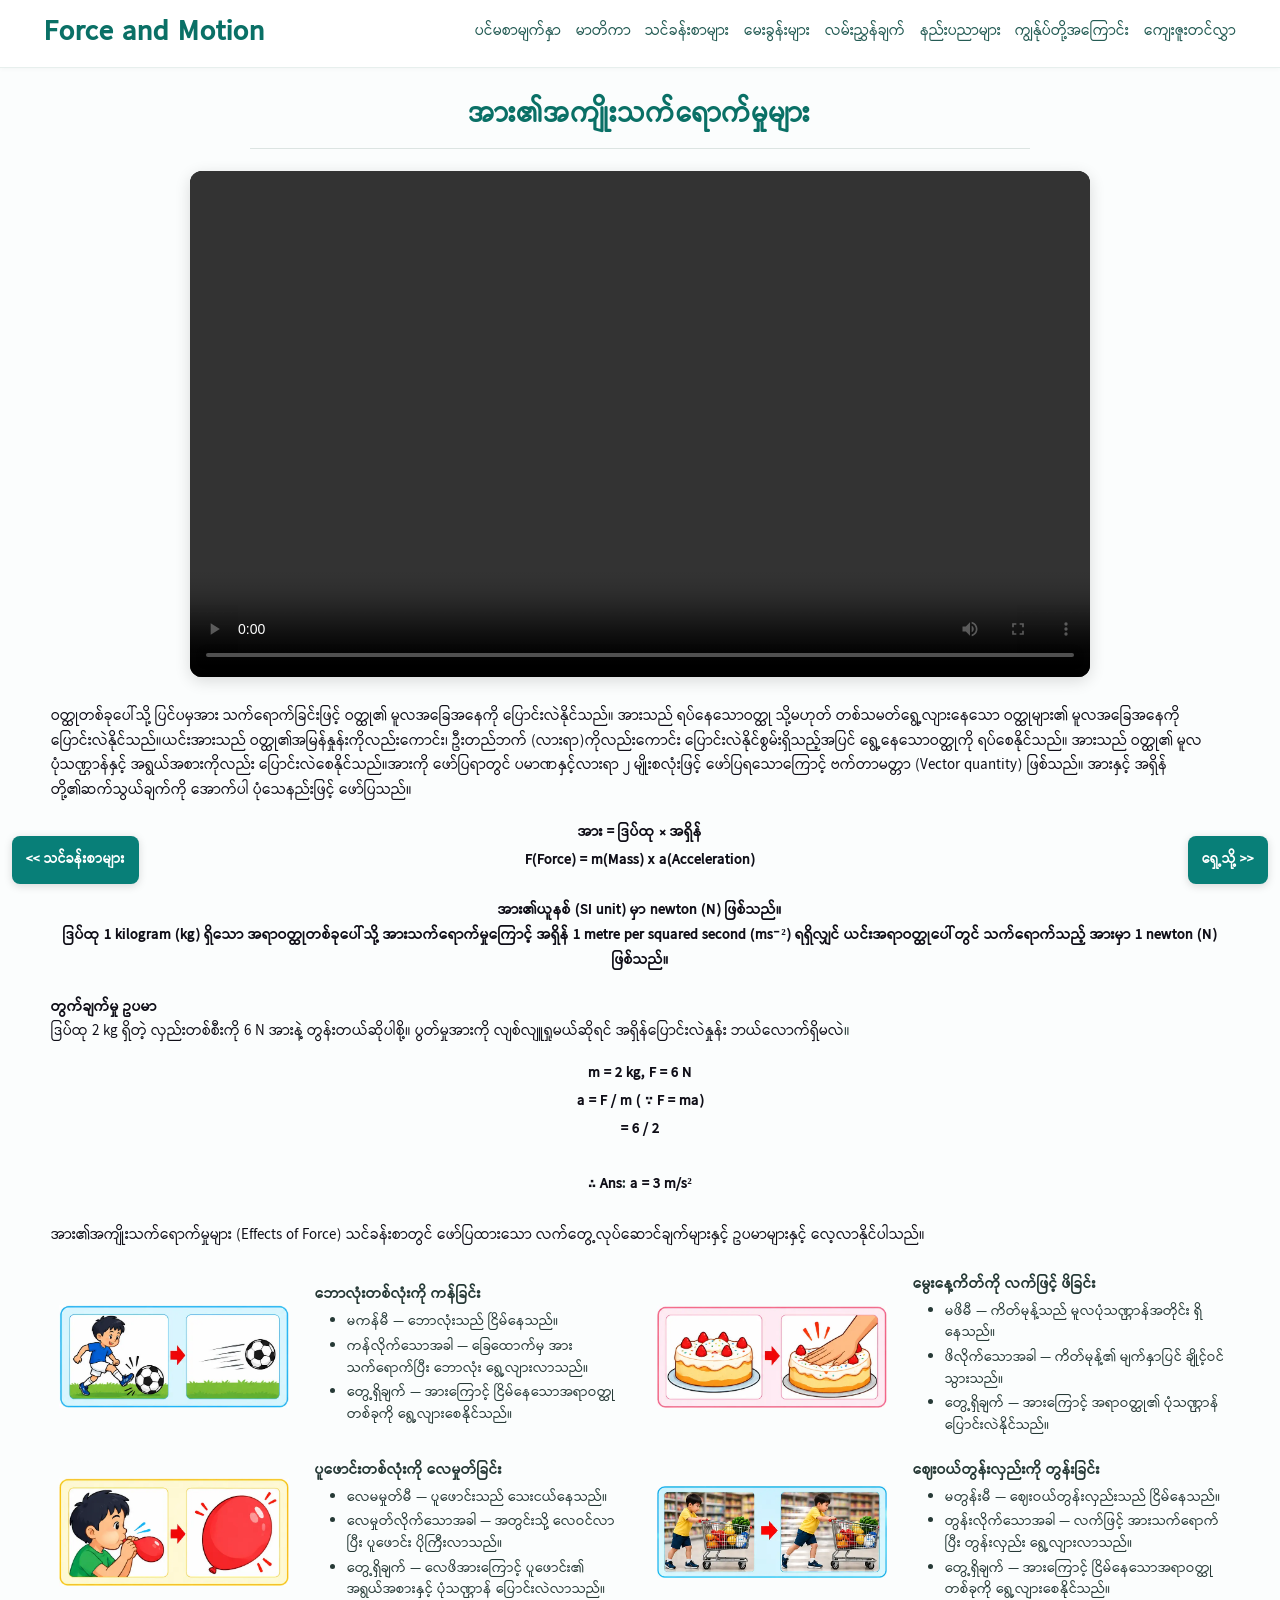
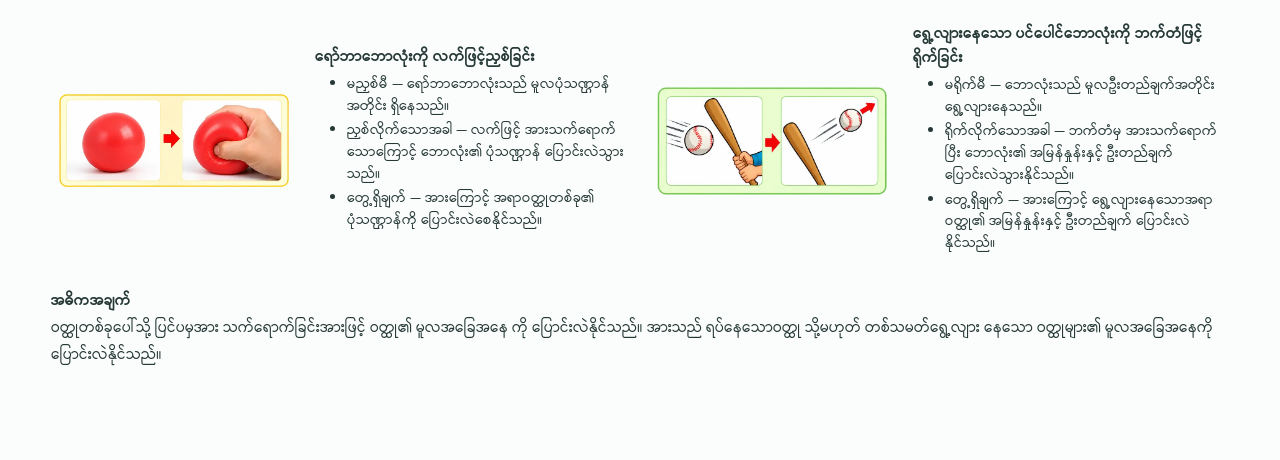
<file: eforces.html>
<!doctype html>
<html lang="my">
<head>
<meta charset="utf-8"><meta name="viewport" content="width=device-width, initial-scale=1">
<title>EForces | Force and Motion</title>
<link rel="stylesheet" href="css/style.css">
<link rel="stylesheet" href="css/pdf-reference.css">
<script src="js/main.js" defer></script>
</head>
<body data-page="eforces">
<header class="site-header">
<a class="brand" href="index.html">Force and Motion</a>
<button class="menu-toggle" type="button" aria-label="မီနူးဖွင့်ရန်" aria-expanded="false">☰</button>
<nav class="main-nav" aria-label="အဓိက မီနူး"></nav>
</header>
<main class="wp-content">
<h2 class="wp-block-heading has-text-align-center alignfull has-large-font-size page-title" id="mLessons" style="margin-top:0;margin-right:0;margin-bottom:0;margin-left:0;padding-top:0px;padding-right:0px;padding-bottom:0px;padding-left:0px;font-style:normal;font-weight:700;line-height:1.5"><span class="stk-highlight" style="color: #0a7066;">အား၏အကျိုးသက်ရောက်မှုများ</span></h2>

<div class="eforce-video-wrap">
  <video class="eforce-lesson-video" controls playsinline preload="metadata">
    <source src="assets/videos/eforce.mp4" type="video/mp4">
    သင့် Browser သည် ဗီဒီယိုဖွင့်ခြင်းကို မထောက်ပံ့ပါ။
  </video>
</div>



<p><span class="stk-highlight" style="color: #0f0e17;">ဝတ္ထုတစ်ခုပေါ်သို့ ပြင်ပမှအား သက်ရောက်ခြင်းဖြင့် ဝတ္ထု၏ မူလအခြေအနေကို ပြောင်းလဲနိုင်သည်။ အားသည် ရပ်နေသောဝတ္ထု သို့မဟုတ် တစ်သမတ်ရွေ့လျားနေသော ဝတ္ထုများ၏ မူလအခြေအနေကို ပြောင်းလဲနိုင်သည်။ယင်းအားသည် ဝတ္ထု၏အမြန်နှုန်းကိုလည်းကောင်း၊ ဦးတည်ဘက် (လားရာ)ကိုလည်းကောင်း ပြောင်းလဲနိုင်စွမ်းရှိသည့်အပြင် ရွေ့နေသောဝတ္ထုကို ရပ်စေနိုင်သည်။ အားသည် ဝတ္ထု၏ မူလပုံသဏ္ဌာန်နှင့် အရွယ်အစားကိုလည်း ပြောင်းလဲစေနိုင်သည်။အားကို ဖော်ပြရာတွင် ပမာဏနှင့်လားရာ ၂ မျိုးစလုံးဖြင့် ဖော်ပြရသောကြောင့် ဗက်တာမတ္တာ (Vector quantity) ဖြစ်သည်။ အားနှင့် အရှိန်တို့၏ဆက်သွယ်ချက်ကို အောက်ပါ ပုံသေနည်းဖြင့် ဖော်ပြသည်။</span></p>


<p class="has-text-align-center" style="font-size:16px"><strong><span class="stk-highlight" style="color: #0f0e17;">အား = ဒြပ်ထု × အရှိန် </span><br/><span class="stk-highlight" style="color: #0f0e17;">F(Force) = m(Mass) x a(Acceleration)</span></strong></p>


<p class="has-text-align-left"><span class="stk-highlight" style="color: #0f0e17;">အား၏ယူနစ် (SI unit) မှာ newton (N) ဖြစ်သည်။<br/>ဒြပ်ထု 1 kilogram (kg) ရှိသော အရာဝတ္ထုတစ်ခုပေါ်သို့ အားသက်ရောက်မှုကြောင့် အရှိန် 1 metre per squared second (ms⁻²) ရရှိလျှင် ယင်းအရာဝတ္ထုပေါ်တွင် သက်ရောက်သည့် အားမှာ 1 newton (N) ဖြစ်သည်။</span></p>


<p><span class="stk-highlight" style="color: #0f0e17;"><strong>တွက်ချက်မှု ဥပမာ</strong><br/>ဒြပ်ထု 2 kg ရှိတဲ့ လှည်းတစ်စီးကို 6 N အားနဲ့ တွန်းတယ်ဆိုပါစို့။ ပွတ်မှုအားကို လျစ်လျူရှုမယ်ဆိုရင် အရှိန်ပြောင်းလဲနှုန်း ဘယ်လောက်ရှိမလဲ</span>။</p>


<p class="has-text-align-center"><strong><span class="stk-highlight" style="color: #0f0e17;">m = 2 kg, F = 6 N</span></strong><br/><strong> <span class="stk-highlight" style="color: #0f0e17;">a = F / m</span> <span class="stk-highlight" style="color: #0f0e17;">( ∵ F = ma)</span></strong><br/><strong><span class="stk-highlight" style="color: #0f0e17;">= 6 / 2</span><br/></strong><br/><strong><span class="stk-highlight" style="color: #0f0e17;">∴ Ans</span>: <span class="stk-highlight" style="color: #0f0e17;">a = 3 m/s²</span></strong></p>


<p><span class="stk-highlight" style="color: #0f0e17;">အား၏အကျိုးသက်ရောက်မှုများ (Effects of Force) သင်ခန်းစာတွင် ဖော်ပြထားသော လက်တွေ့လုပ်ဆောင်ချက်များနှင့် ဥပမာများနှင့် လေ့လာနိုင်ပါသည်။</span></p>


<div class="wp-block-group">
<div class="wp-block-stackable-columns stk-block-columns stk-block stk-e32e9b5" data-block-id="e32e9b5"><style>.stk-e32e9b5 {padding-top:var(--stk--preset--spacing--none, 0px) !important;padding-right:var(--stk--preset--spacing--none, 0px) !important;padding-bottom:var(--stk--preset--spacing--none, 0px) !important;padding-left:var(--stk--preset--spacing--none, 0px) !important;}</style><div class="stk-row stk-inner-blocks stk-block-content stk-content-align stk-e32e9b5-column">
<div class="wp-block-stackable-column stk-block-column stk-column stk-block stk-0b74d82" data-block-id="0b74d82" data-v="4"><style>@media screen and (min-width: 768px){.stk-0b74d82 {flex:var(--stk-flex-grow, 1) 1 calc(21% - var(--stk-column-gap, 0px) * 3 / 4 ) !important;}}</style><div class="stk-column-wrapper stk-block-column__content stk-container stk-0b74d82-container stk--no-background stk--no-padding"><div class="stk-block-content stk-inner-blocks stk-0b74d82-inner-blocks">
<div class="wp-block-stackable-image stk-block-image stk-block stk-c88e31d" data-block-id="c88e31d"><style>.stk-c88e31d .stk-img-wrapper{width:100% !important;height:150px !important;}.stk-c88e31d .stk-img-wrapper img{object-fit:contain !important;}</style><figure><span class="stk-img-wrapper stk-image--shape-stretch"><img class="stk-img wp-image-128" height="331" src="assets/uploads/2026/10/e1.webp" width="744"/></span></figure></div>
</div></div></div>


<div class="wp-block-stackable-column stk-block-column stk-column stk-block stk-02f3828" data-block-id="02f3828" data-v="4"><style>@media screen and (min-width: 768px){.stk-02f3828 {flex:var(--stk-flex-grow, 1) 1 calc(28.9% - var(--stk-column-gap, 0px) * 3 / 4 ) !important;}}</style><div class="stk-column-wrapper stk-block-column__content stk-container stk-02f3828-container stk--no-background stk--no-padding"><div class="stk-block-content stk-inner-blocks stk-02f3828-inner-blocks">
<p style="margin-bottom:0"><strong>ဘောလုံးတစ်လုံးကို ကန်ခြင်း</strong></p>


<ul class="wp-block-list">
<li style="margin-top:0">မကန်မီ — ဘောလုံးသည် ငြိမ်နေသည်။</li>


<li>ကန်လိုက်သောအခါ — ခြေထောက်မှ အားသက်ရောက်ပြီး ဘောလုံး ရွေ့လျားလာသည်။</li>


<li>တွေ့ရှိချက် — အားကြောင့် ငြိမ်နေသောအရာဝတ္ထုတစ်ခုကို ရွေ့လျားစေနိုင်သည်။</li>
</ul>
</div></div></div>


<div class="wp-block-stackable-column stk-block-column stk-column stk-block stk-0f03987" data-block-id="0f03987" data-v="4"><style>@media screen and (min-width: 768px){.stk-0f03987 {flex:var(--stk-flex-grow, 1) 1 calc(21% - var(--stk-column-gap, 0px) * 3 / 4 ) !important;}}</style><div class="stk-column-wrapper stk-block-column__content stk-container stk-0f03987-container stk--no-background stk--no-padding"><div class="stk-block-content stk-inner-blocks stk-0f03987-inner-blocks">
<div class="wp-block-stackable-image stk-block-image stk-block stk-95f4dbe" data-block-id="95f4dbe"><style>.stk-95f4dbe .stk-img-wrapper{width:100% !important;height:161px !important;}.stk-95f4dbe .stk-img-wrapper img{object-fit:contain !important;}</style><figure><span class="stk-img-wrapper stk-image--shape-stretch"><img class="stk-img wp-image-127" height="329" src="assets/uploads/2026/10/e2.webp" width="742"/></span></figure></div>
</div></div></div>


<div class="wp-block-stackable-column stk-block-column stk-column stk-block stk-b1edbc9" data-block-id="b1edbc9" data-v="4"><style>@media screen and (min-width: 768px){.stk-b1edbc9 {flex:var(--stk-flex-grow, 1) 1 calc(29.1% - var(--stk-column-gap, 0px) * 3 / 4 ) !important;}}</style><div class="stk-column-wrapper stk-block-column__content stk-container stk-b1edbc9-container stk--no-background stk--no-padding"><div class="stk-block-content stk-inner-blocks stk-b1edbc9-inner-blocks">
<p style="margin-bottom:0"><strong>မွေးနေ့ကိတ်ကို လက်ဖြင့် ဖိခြင်း</strong></p>


<ul class="wp-block-list">
<li>မဖိမီ — ကိတ်မုန့်သည် မူလပုံသဏ္ဌာန်အတိုင်း ရှိနေသည်။</li>


<li>ဖိလိုက်သောအခါ — ကိတ်မုန့်၏ မျက်နှာပြင် ချိုင့်ဝင်သွားသည်။</li>


<li>တွေ့ရှိချက် — အားကြောင့် အရာဝတ္ထု၏ ပုံသဏ္ဌာန် ပြောင်းလဲနိုင်သည်။</li>
</ul>
</div></div></div>
</div></div>


<div class="wp-block-stackable-columns stk-block-columns stk-block stk-e5ebf6a" data-block-id="e5ebf6a"><style>.stk-e5ebf6a {padding-top:var(--stk--preset--spacing--none, 0px) !important;padding-right:var(--stk--preset--spacing--none, 0px) !important;padding-bottom:var(--stk--preset--spacing--none, 0px) !important;padding-left:var(--stk--preset--spacing--none, 0px) !important;}</style><div class="stk-row stk-inner-blocks stk-block-content stk-content-align stk-e5ebf6a-column">
<div class="wp-block-stackable-column stk-block-column stk-column stk-block stk-e7828ed" data-block-id="e7828ed" data-v="4"><style>@media screen and (min-width: 768px){.stk-e7828ed {flex:var(--stk-flex-grow, 1) 1 calc(21% - var(--stk-column-gap, 0px) * 3 / 4 ) !important;}}</style><div class="stk-column-wrapper stk-block-column__content stk-container stk-e7828ed-container stk--no-background stk--no-padding"><div class="stk-block-content stk-inner-blocks stk-e7828ed-inner-blocks">
<div class="wp-block-stackable-image stk-block-image stk-block stk-6a994d1" data-block-id="6a994d1"><style>.stk-6a994d1 .stk-img-wrapper{width:100% !important;height:150px !important;}.stk-6a994d1 .stk-img-wrapper img{object-fit:contain !important;}</style><figure><span class="stk-img-wrapper stk-image--shape-stretch"><img class="stk-img wp-image-126" height="349" src="assets/uploads/2026/10/e3.webp" width="740"/></span></figure></div>
</div></div></div>


<div class="wp-block-stackable-column stk-block-column stk-column stk-block stk-37994df" data-block-id="37994df" data-v="4"><style>@media screen and (min-width: 768px){.stk-37994df {flex:var(--stk-flex-grow, 1) 1 calc(28.9% - var(--stk-column-gap, 0px) * 3 / 4 ) !important;}}</style><div class="stk-column-wrapper stk-block-column__content stk-container stk-37994df-container stk--no-background stk--no-padding"><div class="stk-block-content stk-inner-blocks stk-37994df-inner-blocks">
<p style="margin-bottom:0"><strong>ပူဖောင်းတစ်လုံးကို လေမှုတ်ခြင်း</strong></p>


<ul class="wp-block-list">
<li style="margin-top:0">လေမမှုတ်မီ — ပူဖောင်းသည် သေးငယ်နေသည်။</li>


<li>လေမှုတ်လိုက်သောအခါ — အတွင်းသို့ လေဝင်လာပြီး ပူဖောင်း ပိုကြီးလာသည်။</li>


<li>တွေ့ရှိချက် — လေဖိအားကြောင့် ပူဖောင်း၏ အရွယ်အစားနှင့် ပုံသဏ္ဌာန် ပြောင်းလဲလာသည်။</li>
</ul>
</div></div></div>


<div class="wp-block-stackable-column stk-block-column stk-column stk-block stk-ef6989c" data-block-id="ef6989c" data-v="4"><style>@media screen and (min-width: 768px){.stk-ef6989c {flex:var(--stk-flex-grow, 1) 1 calc(21% - var(--stk-column-gap, 0px) * 3 / 4 ) !important;}}</style><div class="stk-column-wrapper stk-block-column__content stk-container stk-ef6989c-container stk--no-background stk--no-padding"><div class="stk-block-content stk-inner-blocks stk-ef6989c-inner-blocks">
<div class="wp-block-stackable-image stk-block-image stk-block stk-d42e82d" data-block-id="d42e82d"><style>.stk-d42e82d .stk-img-wrapper{width:100% !important;height:161px !important;}.stk-d42e82d .stk-img-wrapper img{object-fit:contain !important;}</style><figure><span class="stk-img-wrapper stk-image--shape-stretch"><img class="stk-img wp-image-130" height="321" src="assets/uploads/2026/10/e5.webp" width="807"/></span></figure></div>
</div></div></div>


<div class="wp-block-stackable-column stk-block-column stk-column stk-block stk-08fd4a1" data-block-id="08fd4a1" data-v="4"><style>@media screen and (min-width: 768px){.stk-08fd4a1 {flex:var(--stk-flex-grow, 1) 1 calc(29.1% - var(--stk-column-gap, 0px) * 3 / 4 ) !important;}}</style><div class="stk-column-wrapper stk-block-column__content stk-container stk-08fd4a1-container stk--no-background stk--no-padding"><div class="stk-block-content stk-inner-blocks stk-08fd4a1-inner-blocks">
<p style="margin-bottom:0"><strong>ဈေးဝယ်တွန်းလှည်းကို တွန်းခြင်း</strong></p>


<ul class="wp-block-list">
<li>မတွန်းမီ — ဈေးဝယ်တွန်းလှည်းသည် ငြိမ်နေသည်။</li>


<li>တွန်းလိုက်သောအခါ — လက်ဖြင့် အားသက်ရောက်ပြီး တွန်းလှည်း ရွေ့လျားလာသည်။</li>


<li>တွေ့ရှိချက် — အားကြောင့် ငြိမ်နေသောအရာဝတ္ထုတစ်ခုကို ရွေ့လျားစေနိုင်သည်။</li>
</ul>
</div></div></div>
</div></div>


<div class="wp-block-stackable-columns stk-block-columns stk-block stk-6d71773" data-block-id="6d71773"><style>.stk-6d71773 {padding-top:var(--stk--preset--spacing--none, 0px) !important;padding-right:var(--stk--preset--spacing--none, 0px) !important;padding-bottom:var(--stk--preset--spacing--none, 0px) !important;padding-left:var(--stk--preset--spacing--none, 0px) !important;}</style><div class="stk-row stk-inner-blocks stk-block-content stk-content-align stk-6d71773-column">
<div class="wp-block-stackable-column stk-block-column stk-column stk-block stk-a1d5cfe" data-block-id="a1d5cfe" data-v="4"><style>@media screen and (min-width: 768px){.stk-a1d5cfe {flex:var(--stk-flex-grow, 1) 1 calc(21% - var(--stk-column-gap, 0px) * 3 / 4 ) !important;}}</style><div class="stk-column-wrapper stk-block-column__content stk-container stk-a1d5cfe-container stk--no-background stk--no-padding"><div class="stk-block-content stk-inner-blocks stk-a1d5cfe-inner-blocks">
<div class="wp-block-stackable-image stk-block-image stk-block stk-c9bb0f5" data-block-id="c9bb0f5"><style>.stk-c9bb0f5 .stk-img-wrapper{width:100% !important;height:150px !important;}.stk-c9bb0f5 .stk-img-wrapper img{object-fit:contain !important;}</style><figure><span class="stk-img-wrapper stk-image--shape-stretch"><img class="stk-img wp-image-129" height="327" src="assets/uploads/2026/10/e6.webp" width="807"/></span></figure></div>
</div></div></div>


<div class="wp-block-stackable-column stk-block-column stk-column stk-block stk-1ccfdcd" data-block-id="1ccfdcd" data-v="4"><style>@media screen and (min-width: 768px){.stk-1ccfdcd {flex:var(--stk-flex-grow, 1) 1 calc(28.9% - var(--stk-column-gap, 0px) * 3 / 4 ) !important;}}</style><div class="stk-column-wrapper stk-block-column__content stk-container stk-1ccfdcd-container stk--no-background stk--no-padding"><div class="stk-block-content stk-inner-blocks stk-1ccfdcd-inner-blocks">
<p style="margin-bottom:0"><strong>ရော်ဘာဘောလုံးကို လက်ဖြင့်ညှစ်ခြင်း</strong></p>


<ul class="wp-block-list">
<li style="margin-top:0">မညှစ်မီ — ရော်ဘာဘောလုံးသည် မူလပုံသဏ္ဌာန်အတိုင်း ရှိနေသည်။</li>


<li>ညှစ်လိုက်သောအခါ — လက်ဖြင့် အားသက်ရောက်သောကြောင့် ဘောလုံး၏ ပုံသဏ္ဌာန် ပြောင်းလဲသွားသည်။</li>


<li>တွေ့ရှိချက် — အားကြောင့် အရာဝတ္ထုတစ်ခု၏ ပုံသဏ္ဌာန်ကို ပြောင်းလဲစေနိုင်သည်။</li>
</ul>
</div></div></div>


<div class="wp-block-stackable-column stk-block-column stk-column stk-block stk-e8c9082" data-block-id="e8c9082" data-v="4"><style>@media screen and (min-width: 768px){.stk-e8c9082 {flex:var(--stk-flex-grow, 1) 1 calc(21% - var(--stk-column-gap, 0px) * 3 / 4 ) !important;}}</style><div class="stk-column-wrapper stk-block-column__content stk-container stk-e8c9082-container stk--no-background stk--no-padding"><div class="stk-block-content stk-inner-blocks stk-e8c9082-inner-blocks">
<div class="wp-block-stackable-image stk-block-image stk-block stk-04ea881" data-block-id="04ea881"><style>.stk-04ea881 .stk-img-wrapper{width:100% !important;height:161px !important;}.stk-04ea881 .stk-img-wrapper img{object-fit:contain !important;}</style><figure><span class="stk-img-wrapper stk-image--shape-stretch"><img class="stk-img wp-image-131" height="347" src="assets/uploads/2026/10/e4.webp" width="742"/></span></figure></div>
</div></div></div>


<div class="wp-block-stackable-column stk-block-column stk-column stk-block stk-1adfa5c" data-block-id="1adfa5c" data-v="4"><style>@media screen and (min-width: 768px){.stk-1adfa5c {flex:var(--stk-flex-grow, 1) 1 calc(29.1% - var(--stk-column-gap, 0px) * 3 / 4 ) !important;}}</style><div class="stk-column-wrapper stk-block-column__content stk-container stk-1adfa5c-container stk--no-background stk--no-padding"><div class="stk-block-content stk-inner-blocks stk-1adfa5c-inner-blocks">
<p style="margin-bottom:0"><strong>ရွေ့လျားနေသော ပင်ပေါင်ဘောလုံးကို ဘက်တံဖြင့် ရိုက်ခြင်း</strong></p>


<ul class="wp-block-list">
<li>မရိုက်မီ — ဘောလုံးသည် မူလဦးတည်ချက်အတိုင်း ရွေ့လျားနေသည်။</li>


<li>ရိုက်လိုက်သောအခါ — ဘက်တံမှ အားသက်ရောက်ပြီး ဘောလုံး၏ အမြန်နှုန်းနှင့် ဦးတည်ချက် ပြောင်းလဲသွားနိုင်သည်။</li>


<li>တွေ့ရှိချက် — အားကြောင့် ရွေ့လျားနေသောအရာဝတ္ထု၏ အမြန်နှုန်းနှင့် ဦးတည်ချက် ပြောင်းလဲနိုင်သည်။</li>
</ul>
</div></div></div>
</div></div>
</div>


<p style="margin-bottom:4.5rem"><strong>အဓိကအချက်</strong><br/>ဝတ္ထုတစ်ခုပေါ်သို့ ပြင်ပမှအား သက်ရောက်ခြင်းအားဖြင့် ဝတ္ထု၏ မူလအခြေအနေ ကို ပြောင်းလဲနိုင်သည်။ အားသည် ရပ်နေသောဝတ္ထု သို့မဟုတ် တစ်သမတ်ရွေ့လျား နေသော ဝတ္ထုများ၏ မူလအခြေအနေကို ပြောင်းလဲနိုင်သည်။</p>


<div class="mobile-prev-bar">
<a href="lessons.html">
    &lt;&lt; သင်ခန်းစာများ  </a>
</div>
<div class="mobile-next-bar">
<a href="bforces.html">
   ရှေ့သို့  &gt;&gt;
  </a>
</div>
</main>
</body></html>
</file>
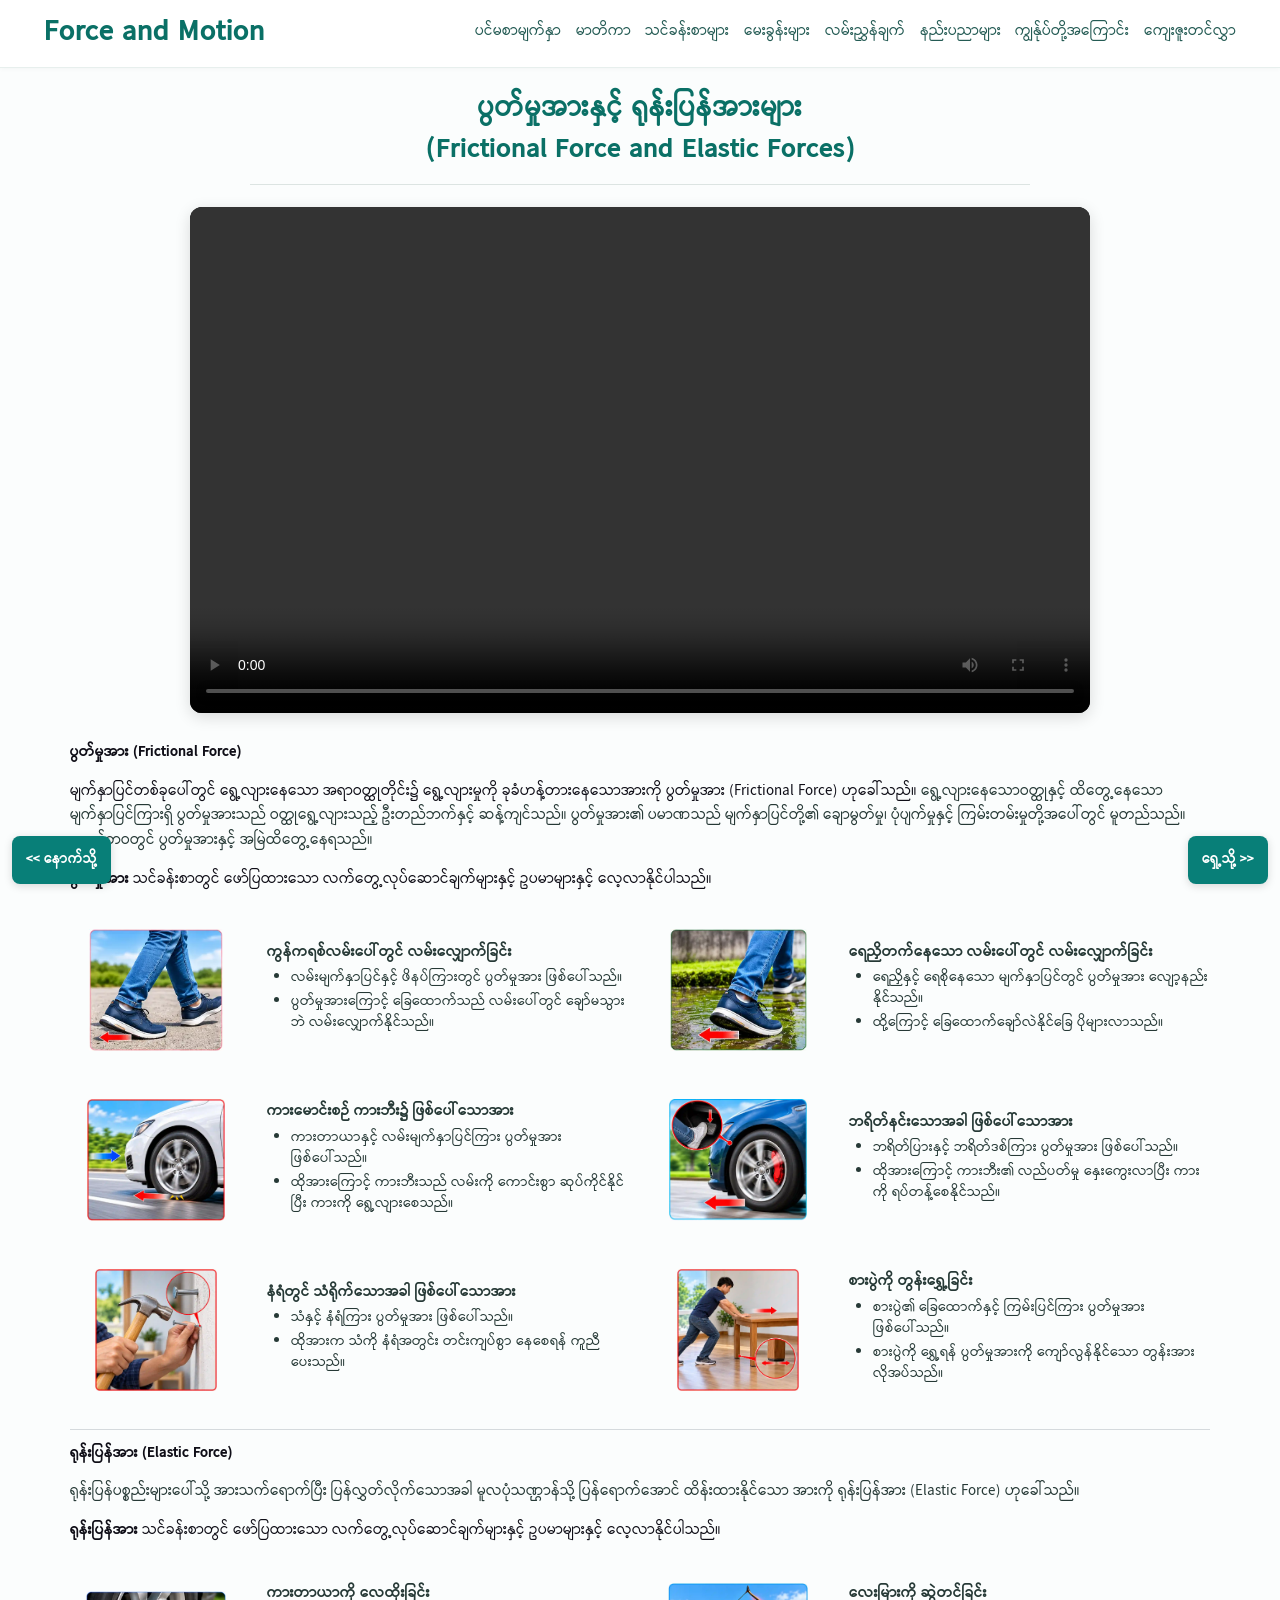
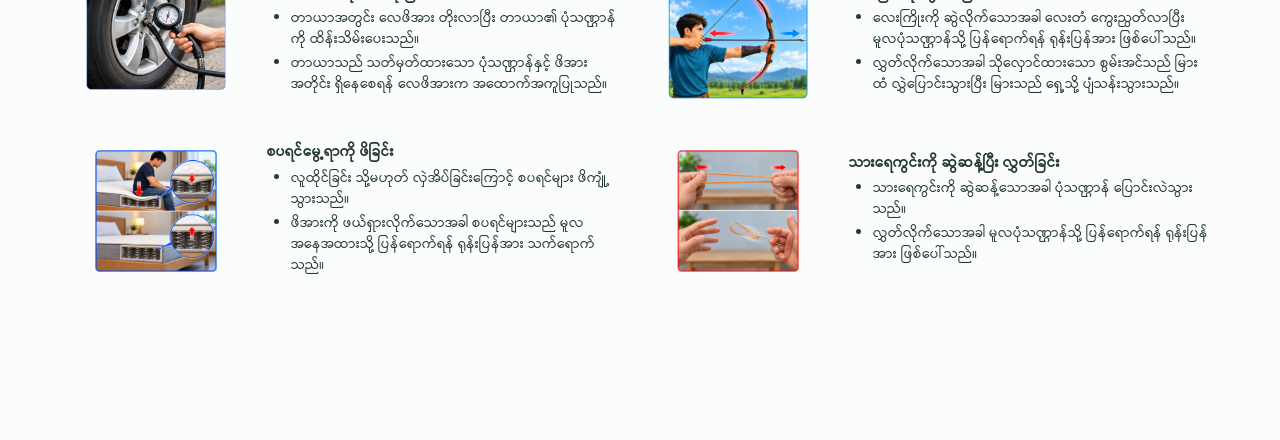
<file: fforces.html>
<!doctype html>
<html lang="my">
<head>
<meta charset="utf-8"><meta name="viewport" content="width=device-width, initial-scale=1">
<title>FForces | Force and Motion</title>
<link rel="stylesheet" href="css/style.css">
<link rel="stylesheet" href="css/pdf-reference.css">
<script src="js/main.js" defer></script>
</head>
<body data-page="fforces">
<header class="site-header">
<a class="brand" href="index.html">Force and Motion</a>
<button class="menu-toggle" type="button" aria-label="မီနူးဖွင့်ရန်" aria-expanded="false">☰</button>
<nav class="main-nav" aria-label="အဓိက မီနူး"></nav>
</header>
<main class="wp-content">
<h2 class="wp-block-heading has-text-align-center alignfull has-large-font-size page-title" id="mLessons" style="margin-top:0;margin-right:0;margin-bottom:0;margin-left:0;padding-top:0px;padding-right:0px;padding-bottom:0px;padding-left:0px;font-style:normal;font-weight:700;line-height:1.5"><span class="stk-highlight" style="color: #0a7066;">ပွတ်မှုအားနှင့် ရုန်းပြန်အားများ  <br> (Frictional Force and Elastic Forces)</span></h2>
<div class="eforce-video-wrap">
  <video class="eforce-lesson-video" controls playsinline preload="metadata">
    <source src="assets/videos/fforce.mp4" type="video/mp4">
    သင့် Browser သည် ဗီဒီယိုဖွင့်ခြင်းကို မထောက်ပံ့ပါ။
  </video>
</div>
<p class="has-medium-font-size" style="margin-bottom:var(--wp--preset--spacing--20)"><span class="stk-highlight" style="color: #0f0e17;"><strong>ပွတ်မှုအား</strong></span><strong><span class="stk-highlight" style="color: #0f0e17;"> </span></strong><strong><span class="stk-highlight" style="color: #0f0e17;">(Frictional Force)</span></strong></p>


<p><span class="stk-highlight" style="color: #0f0e17;">မျက်နှာပြင်တစ်ခုပေါ်တွင် ရွေ့လျားနေသော အရာဝတ္ထုတိုင်း၌ ရွေ့လျားမှုကို ခုခံဟန့်တားနေသောအားကို ပွတ်မှုအား (Frictional Force) ဟုခေါ်သည်။</span> ရွေ့လျားနေသောဝတ္ထုနှင့် ထိတွေ့နေသော မျက်နှာပြင်ကြားရှိ ပွတ်မှုအားသည် ဝတ္ထုရွေ့လျားသည့် ဦးတည်ဘက်နှင့် ဆန့်ကျင်သည်။ ပွတ်မှုအား၏ ပမာဏသည် မျက်နှာပြင်တို့၏ ချောမွတ်မှု၊ ပုံပျက်မှုနှင့် ကြမ်းတမ်းမှုတို့အပေါ်တွင် မူတည်သည်။ နေ့စဉ်ဘဝတွင် ပွတ်မှုအားနှင့် အမြဲထိတွေ့နေရသည်။</p>


<p><span class="stk-highlight" style="color: #0f0e17;"><span class="stk-highlight" style="color: #0f0e17;"><strong>ပွတ်မှုအား</strong></span></span> <span class="stk-highlight" style="color: #0f0e17;">သင်ခန်းစာတွင် ဖော်ပြထားသော လက်တွေ့လုပ်ဆောင်ချက်များနှင့် ဥပမာများနှင့် လေ့လာနိုင်ပါသည်။</span></p>


<div class="wp-block-group">
<div class="wp-block-stackable-columns stk-block-columns stk-block stk-e32e9b5" data-block-id="e32e9b5"><style>.stk-e32e9b5 {padding-top:var(--stk--preset--spacing--none, 0px) !important;padding-right:var(--stk--preset--spacing--none, 0px) !important;padding-bottom:var(--stk--preset--spacing--none, 0px) !important;padding-left:var(--stk--preset--spacing--none, 0px) !important;margin-bottom:var(--stk--preset--spacing--20, 0.44rem) !important;}</style><div class="stk-row stk-inner-blocks stk-block-content stk-content-align stk-e32e9b5-column">
<div class="wp-block-stackable-column stk-block-column stk-column stk-block stk-0b74d82" data-block-id="0b74d82" data-v="4"><style>@media screen and (min-width: 768px){.stk-0b74d82 {flex:var(--stk-flex-grow, 1) 1 calc(21% - var(--stk-column-gap, 0px) * 3 / 4 ) !important;}}</style><div class="stk-column-wrapper stk-block-column__content stk-container stk-0b74d82-container stk--no-background stk--no-padding"><div class="stk-block-content stk-inner-blocks stk-0b74d82-inner-blocks">
<div class="wp-block-stackable-image stk-block-image stk-block stk-c88e31d" data-block-id="c88e31d"><style>.stk-c88e31d .stk-img-wrapper{width:100% !important;height:150px !important;}.stk-c88e31d .stk-img-wrapper img{object-fit:contain !important;}</style><figure><span class="stk-img-wrapper stk-image--shape-stretch"><img class="stk-img wp-image-149" height="339" src="assets/uploads/2026/10/f1.webp" width="371"/></span></figure></div>
</div></div></div>


<div class="wp-block-stackable-column stk-block-column stk-column stk-block stk-02f3828" data-block-id="02f3828" data-v="4"><style>@media screen and (min-width: 768px){.stk-02f3828 {flex:var(--stk-flex-grow, 1) 1 calc(28.9% - var(--stk-column-gap, 0px) * 3 / 4 ) !important;}}</style><div class="stk-column-wrapper stk-block-column__content stk-container stk-02f3828-container stk--no-background stk--no-padding"><div class="stk-block-content stk-inner-blocks stk-02f3828-inner-blocks">
<p style="margin-bottom:0"><strong>ကွန်ကရစ်လမ်းပေါ်တွင် လမ်းလျှောက်ခြင်း</strong></p>


<ul class="wp-block-list">
<li style="margin-top:0">လမ်းမျက်နှာပြင်နှင့် ဖိနပ်ကြားတွင် ပွတ်မှုအား ဖြစ်ပေါ်သည်။</li>


<li>ပွတ်မှုအားကြောင့် ခြေထောက်သည် လမ်းပေါ်တွင် ချော်မသွားဘဲ လမ်းလျှောက်နိုင်သည်။</li>
</ul>
</div></div></div>


<div class="wp-block-stackable-column stk-block-column stk-column stk-block stk-0f03987" data-block-id="0f03987" data-v="4"><style>@media screen and (min-width: 768px){.stk-0f03987 {flex:var(--stk-flex-grow, 1) 1 calc(21% - var(--stk-column-gap, 0px) * 3 / 4 ) !important;}}</style><div class="stk-column-wrapper stk-block-column__content stk-container stk-0f03987-container stk--no-background stk--no-padding"><div class="stk-block-content stk-inner-blocks stk-0f03987-inner-blocks">
<div class="wp-block-stackable-image stk-block-image stk-block stk-95f4dbe" data-block-id="95f4dbe"><style>.stk-95f4dbe .stk-img-wrapper{width:100% !important;height:161px !important;}.stk-95f4dbe .stk-img-wrapper img{object-fit:contain !important;}</style><figure><span class="stk-img-wrapper stk-image--shape-stretch"><img class="stk-img wp-image-148" height="340" src="assets/uploads/2026/10/f2.webp" width="381"/></span></figure></div>
</div></div></div>


<div class="wp-block-stackable-column stk-block-column stk-column stk-block stk-b1edbc9" data-block-id="b1edbc9" data-v="4"><style>@media screen and (min-width: 768px){.stk-b1edbc9 {flex:var(--stk-flex-grow, 1) 1 calc(29.1% - var(--stk-column-gap, 0px) * 3 / 4 ) !important;}}</style><div class="stk-column-wrapper stk-block-column__content stk-container stk-b1edbc9-container stk--no-background stk--no-padding"><div class="stk-block-content stk-inner-blocks stk-b1edbc9-inner-blocks">
<p style="margin-bottom:0"><strong>ရေညှိတက်နေသော လမ်းပေါ်တွင် လမ်းလျှောက်ခြင်း</strong></p>


<ul class="wp-block-list">
<li>ရေညှိနှင့် ရေစိုနေသော မျက်နှာပြင်တွင် ပွတ်မှုအား လျော့နည်းနိုင်သည်။</li>


<li>ထို့ကြောင့် ခြေထောက်ချော်လဲနိုင်ခြေ ပိုများလာသည်။</li>
</ul>
</div></div></div>
</div></div>


<div class="wp-block-stackable-columns stk-block-columns stk-block stk-e5ebf6a" data-block-id="e5ebf6a"><style>.stk-e5ebf6a {padding-top:var(--stk--preset--spacing--none, 0px) !important;padding-right:var(--stk--preset--spacing--none, 0px) !important;padding-bottom:var(--stk--preset--spacing--none, 0px) !important;padding-left:var(--stk--preset--spacing--none, 0px) !important;margin-bottom:var(--stk--preset--spacing--20, 0.44rem) !important;}</style><div class="stk-row stk-inner-blocks stk-block-content stk-content-align stk-e5ebf6a-column">
<div class="wp-block-stackable-column stk-block-column stk-column stk-block stk-e7828ed" data-block-id="e7828ed" data-v="4"><style>@media screen and (min-width: 768px){.stk-e7828ed {flex:var(--stk-flex-grow, 1) 1 calc(21% - var(--stk-column-gap, 0px) * 3 / 4 ) !important;}}</style><div class="stk-column-wrapper stk-block-column__content stk-container stk-e7828ed-container stk--no-background stk--no-padding"><div class="stk-block-content stk-inner-blocks stk-e7828ed-inner-blocks">
<div class="wp-block-stackable-image stk-block-image stk-block stk-6a994d1" data-block-id="6a994d1"><style>.stk-6a994d1 .stk-img-wrapper{width:100% !important;height:150px !important;}.stk-6a994d1 .stk-img-wrapper img{object-fit:contain !important;}</style><figure><span class="stk-img-wrapper stk-image--shape-stretch"><img class="stk-img wp-image-147" height="1181" src="assets/uploads/2026/10/Car-Traction-and-Motion-Forces.webp" width="1331"/></span></figure></div>
</div></div></div>


<div class="wp-block-stackable-column stk-block-column stk-column stk-block stk-37994df" data-block-id="37994df" data-v="4"><style>@media screen and (min-width: 768px){.stk-37994df {flex:var(--stk-flex-grow, 1) 1 calc(28.9% - var(--stk-column-gap, 0px) * 3 / 4 ) !important;}}</style><div class="stk-column-wrapper stk-block-column__content stk-container stk-37994df-container stk--no-background stk--no-padding"><div class="stk-block-content stk-inner-blocks stk-37994df-inner-blocks">
<p style="margin-bottom:0"><strong>ကားမောင်းစဉ် ကားဘီး၌ ဖြစ်ပေါ်သောအား</strong></p>


<ul class="wp-block-list">
<li style="margin-top:0">ကားတာယာနှင့် လမ်းမျက်နှာပြင်ကြား ပွတ်မှုအား ဖြစ်ပေါ်သည်။</li>


<li>ထိုအားကြောင့် ကားဘီးသည် လမ်းကို ကောင်းစွာ ဆုပ်ကိုင်နိုင်ပြီး ကားကို ရွေ့လျားစေသည်။</li>
</ul>
</div></div></div>


<div class="wp-block-stackable-column stk-block-column stk-column stk-block stk-ef6989c" data-block-id="ef6989c" data-v="4"><style>@media screen and (min-width: 768px){.stk-ef6989c {flex:var(--stk-flex-grow, 1) 1 calc(21% - var(--stk-column-gap, 0px) * 3 / 4 ) !important;}}</style><div class="stk-column-wrapper stk-block-column__content stk-container stk-ef6989c-container stk--no-background stk--no-padding"><div class="stk-block-content stk-inner-blocks stk-ef6989c-inner-blocks">
<div class="wp-block-stackable-image stk-block-image stk-block stk-d42e82d" data-block-id="d42e82d"><style>.stk-d42e82d .stk-img-wrapper{width:100% !important;height:161px !important;}.stk-d42e82d .stk-img-wrapper img{object-fit:contain !important;}</style><figure><span class="stk-img-wrapper stk-image--shape-stretch"><img class="stk-img wp-image-146" height="1181" src="assets/uploads/2026/10/Braking-Force_-Pedal-to-Wheel.webp" width="1331"/></span></figure></div>
</div></div></div>


<div class="wp-block-stackable-column stk-block-column stk-column stk-block stk-08fd4a1" data-block-id="08fd4a1" data-v="4"><style>@media screen and (min-width: 768px){.stk-08fd4a1 {flex:var(--stk-flex-grow, 1) 1 calc(29.1% - var(--stk-column-gap, 0px) * 3 / 4 ) !important;}}</style><div class="stk-column-wrapper stk-block-column__content stk-container stk-08fd4a1-container stk--no-background stk--no-padding"><div class="stk-block-content stk-inner-blocks stk-08fd4a1-inner-blocks">
<p style="margin-bottom:0"><strong>ဘရိတ်နင်းသောအခါ ဖြစ်ပေါ်သောအား</strong></p>


<ul class="wp-block-list">
<li>ဘရိတ်ပြားနှင့် ဘရိတ်ဒစ်ကြား ပွတ်မှုအား ဖြစ်ပေါ်သည်။</li>


<li>ထိုအားကြောင့် ကားဘီး၏ လည်ပတ်မှု နှေးကွေးလာပြီး ကားကို ရပ်တန့်စေနိုင်သည်။</li>
</ul>
</div></div></div>
</div></div>


<div class="wp-block-stackable-columns stk-block-columns stk-block stk-6d71773" data-block-id="6d71773"><style>.stk-6d71773 {padding-top:var(--stk--preset--spacing--none, 0px) !important;padding-right:var(--stk--preset--spacing--none, 0px) !important;padding-bottom:var(--stk--preset--spacing--none, 0px) !important;padding-left:var(--stk--preset--spacing--none, 0px) !important;}</style><div class="stk-row stk-inner-blocks stk-block-content stk-content-align stk-6d71773-column">
<div class="wp-block-stackable-column stk-block-column stk-column stk-block stk-a1d5cfe" data-block-id="a1d5cfe" data-v="4"><style>@media screen and (min-width: 768px){.stk-a1d5cfe {flex:var(--stk-flex-grow, 1) 1 calc(21% - var(--stk-column-gap, 0px) * 3 / 4 ) !important;}}</style><div class="stk-column-wrapper stk-block-column__content stk-container stk-a1d5cfe-container stk--no-background stk--no-padding"><div class="stk-block-content stk-inner-blocks stk-a1d5cfe-inner-blocks">
<div class="wp-block-stackable-image stk-block-image stk-block stk-c9bb0f5" data-block-id="c9bb0f5"><style>.stk-c9bb0f5 .stk-img-wrapper{width:100% !important;height:180px !important;}.stk-c9bb0f5 .stk-img-wrapper img{object-fit:contain !important;}</style><figure><span class="stk-img-wrapper stk-image--shape-stretch"><img class="stk-img wp-image-145" height="1254" src="assets/uploads/2026/10/Hammering-a-Nail_-Close-Up-Guide.webp" width="1254"/></span></figure></div>
</div></div></div>


<div class="wp-block-stackable-column stk-block-column stk-column stk-block stk-1ccfdcd" data-block-id="1ccfdcd" data-v="4"><style>@media screen and (min-width: 768px){.stk-1ccfdcd {flex:var(--stk-flex-grow, 1) 1 calc(28.9% - var(--stk-column-gap, 0px) * 3 / 4 ) !important;}}</style><div class="stk-column-wrapper stk-block-column__content stk-container stk-1ccfdcd-container stk--no-background stk--no-padding"><div class="stk-block-content stk-inner-blocks stk-1ccfdcd-inner-blocks">
<p style="margin-bottom:0"><strong>နံရံတွင် သံရိုက်သောအခါ ဖြစ်ပေါ်သောအား</strong></p>


<ul class="wp-block-list">
<li style="margin-top:0">သံနှင့် နံရံကြား ပွတ်မှုအား ဖြစ်ပေါ်သည်။</li>


<li>ထိုအားက သံကို နံရံအတွင်း တင်းကျပ်စွာ နေစေရန် ကူညီပေးသည်။</li>
</ul>
</div></div></div>


<div class="wp-block-stackable-column stk-block-column stk-column stk-block stk-e8c9082" data-block-id="e8c9082" data-v="4"><style>@media screen and (min-width: 768px){.stk-e8c9082 {flex:var(--stk-flex-grow, 1) 1 calc(21% - var(--stk-column-gap, 0px) * 3 / 4 ) !important;}}</style><div class="stk-column-wrapper stk-block-column__content stk-container stk-e8c9082-container stk--no-background stk--no-padding"><div class="stk-block-content stk-inner-blocks stk-e8c9082-inner-blocks">
<div class="wp-block-stackable-image stk-block-image stk-block stk-04ea881" data-block-id="04ea881"><style>.stk-04ea881 .stk-img-wrapper{width:100% !important;height:180px !important;}.stk-04ea881 .stk-img-wrapper img{object-fit:contain !important;}</style><figure><span class="stk-img-wrapper stk-image--shape-stretch"><img class="stk-img wp-image-154" height="1254" src="assets/uploads/2026/10/Pushing-a-Table_-Friction-in-Action.webp" width="1254"/></span></figure></div>
</div></div></div>


<div class="wp-block-stackable-column stk-block-column stk-column stk-block stk-1adfa5c" data-block-id="1adfa5c" data-v="4"><style>@media screen and (min-width: 768px){.stk-1adfa5c {flex:var(--stk-flex-grow, 1) 1 calc(29.1% - var(--stk-column-gap, 0px) * 3 / 4 ) !important;}}</style><div class="stk-column-wrapper stk-block-column__content stk-container stk-1adfa5c-container stk--no-background stk--no-padding"><div class="stk-block-content stk-inner-blocks stk-1adfa5c-inner-blocks">
<p style="margin-bottom:0"><strong>စားပွဲကို တွန်းရွှေ့ခြင်း</strong></p>


<ul class="wp-block-list">
<li>စားပွဲ၏ ခြေထောက်နှင့် ကြမ်းပြင်ကြား ပွတ်မှုအား ဖြစ်ပေါ်သည်။</li>


<li>စားပွဲကို ရွှေ့ရန် ပွတ်မှုအားကို ကျော်လွန်နိုင်သော တွန်းအား လိုအပ်သည်။</li>
</ul>
</div></div></div>
</div></div>
</div>


<div class="wp-block-stackable-divider stk-block-divider stk-block stk-38ee1c0" data-block-id="38ee1c0"><style>.stk-38ee1c0 hr.stk-block-divider__hr{width:100% !important;}</style><hr class="stk-block-divider__hr"/></div>


<p class="has-medium-font-size" style="margin-bottom:var(--wp--preset--spacing--20)"><span class="stk-highlight" style="color: #0f0e17;"><strong>ရုန်းပြန်အား (Elastic Force)</strong></span></p>


<p>ရုန်းပြန်ပစ္စည်းများပေါ်သို့ အားသက်ရောက်ပြီး ပြန်လွှတ်လိုက်သောအခါ မူလပုံသဏ္ဌာန်သို့ ပြန်ရောက်အောင် ထိန်းထားနိုင်သော အားကို ရုန်းပြန်အား (Elastic Force) ဟုခေါ်သည်။</p>


<p><span class="stk-highlight" style="color: #0f0e17;"><span class="stk-highlight" style="color: #0f0e17;"><strong><span class="stk-highlight" style="color: #0f0e17;"><strong>ရုန်းပြန်အား</strong></span></strong></span></span> <span class="stk-highlight" style="color: #0f0e17;">သင်ခန်းစာတွင် ဖော်ပြထားသော လက်တွေ့လုပ်ဆောင်ချက်များနှင့် ဥပမာများနှင့် လေ့လာနိုင်ပါသည်။</span></p>


<div class="wp-block-group">
<div class="wp-block-stackable-columns stk-block-columns stk-block stk-6f0f001" data-block-id="6f0f001"><style>.stk-6f0f001 {padding-top:var(--stk--preset--spacing--none, 0px) !important;padding-right:var(--stk--preset--spacing--none, 0px) !important;padding-bottom:var(--stk--preset--spacing--none, 0px) !important;padding-left:var(--stk--preset--spacing--none, 0px) !important;}</style><div class="stk-row stk-inner-blocks stk-block-content stk-content-align stk-6f0f001-column">
<div class="wp-block-stackable-column stk-block-column stk-column stk-block stk-71534cb" data-block-id="71534cb" data-v="4"><style>@media screen and (min-width: 768px){.stk-71534cb {flex:var(--stk-flex-grow, 1) 1 calc(21% - var(--stk-column-gap, 0px) * 3 / 4 ) !important;}}</style><div class="stk-column-wrapper stk-block-column__content stk-container stk-71534cb-container stk--no-background stk--no-padding"><div class="stk-block-content stk-inner-blocks stk-71534cb-inner-blocks">
<div class="wp-block-stackable-image stk-block-image stk-block stk-9aba9e0" data-block-id="9aba9e0"><style>.stk-9aba9e0 .stk-img-wrapper{width:100% !important;height:119px !important;}.stk-9aba9e0 .stk-img-wrapper img{object-fit:contain !important;}</style><figure><span class="stk-img-wrapper stk-image--shape-stretch"><img class="stk-img wp-image-153" height="314" src="assets/uploads/2026/10/f6.webp" width="442"/></span></figure></div>
</div></div></div>


<div class="wp-block-stackable-column stk-block-column stk-column stk-block stk-c5d102e" data-block-id="c5d102e" data-v="4"><style>@media screen and (min-width: 768px){.stk-c5d102e {flex:var(--stk-flex-grow, 1) 1 calc(28.9% - var(--stk-column-gap, 0px) * 3 / 4 ) !important;}}</style><div class="stk-column-wrapper stk-block-column__content stk-container stk-c5d102e-container stk--no-background stk--no-padding"><div class="stk-block-content stk-inner-blocks stk-c5d102e-inner-blocks">
<p style="margin-bottom:0"><strong>ကားတာယာကို လေထိုးခြင်း</strong></p>


<ul class="wp-block-list">
<li style="margin-top:0">တာယာအတွင်း လေဖိအား တိုးလာပြီး တာယာ၏ ပုံသဏ္ဌာန်ကို ထိန်းသိမ်းပေးသည်။</li>


<li>တာယာသည် သတ်မှတ်ထားသော ပုံသဏ္ဌာန်နှင့် ဖိအားအတိုင်း ရှိနေစေရန် လေဖိအားက အထောက်အကူပြုသည်။</li>
</ul>
</div></div></div>


<div class="wp-block-stackable-column stk-block-column stk-column stk-block stk-17dd3e4" data-block-id="17dd3e4" data-v="4"><style>@media screen and (min-width: 768px){.stk-17dd3e4 {flex:var(--stk-flex-grow, 1) 1 calc(21% - var(--stk-column-gap, 0px) * 3 / 4 ) !important;}}</style><div class="stk-column-wrapper stk-block-column__content stk-container stk-17dd3e4-container stk--no-background stk--no-padding"><div class="stk-block-content stk-inner-blocks stk-17dd3e4-inner-blocks">
<div class="wp-block-stackable-image stk-block-image stk-block stk-d81c356" data-block-id="d81c356"><style>.stk-d81c356 .stk-img-wrapper{width:91% !important;height:147px !important;}.stk-d81c356 .stk-img-wrapper img{object-fit:contain !important;}</style><figure><span class="stk-img-wrapper stk-image--shape-stretch"><img class="stk-img wp-image-150" height="1140" src="assets/uploads/2026/10/Archer-Aiming-in-a-Sunny-Landscape.webp" width="1380"/></span></figure></div>
</div></div></div>


<div class="wp-block-stackable-column stk-block-column stk-column stk-block stk-fc28bc8" data-block-id="fc28bc8" data-v="4"><style>@media screen and (min-width: 768px){.stk-fc28bc8 {flex:var(--stk-flex-grow, 1) 1 calc(29.1% - var(--stk-column-gap, 0px) * 3 / 4 ) !important;}}</style><div class="stk-column-wrapper stk-block-column__content stk-container stk-fc28bc8-container stk--no-background stk--no-padding"><div class="stk-block-content stk-inner-blocks stk-fc28bc8-inner-blocks">
<p style="margin-bottom:0"><strong>လေးမြားကို ဆွဲတင်ခြင်း</strong></p>


<ul class="wp-block-list">
<li>လေးကြိုးကို ဆွဲလိုက်သောအခါ လေးတံ ကွေးညွတ်လာပြီး မူလပုံသဏ္ဌာန်သို့ ပြန်ရောက်ရန် ရုန်းပြန်အား ဖြစ်ပေါ်သည်။</li>


<li>လွှတ်လိုက်သောအခါ သိုလှောင်ထားသော စွမ်းအင်သည် မြားထံ လွှဲပြောင်းသွားပြီး မြားသည် ရှေ့သို့ ပျံသန်းသွားသည်။</li>
</ul>
</div></div></div>
</div></div>


<div class="wp-block-stackable-columns stk-block-columns stk-block stk-7d9c89d" data-block-id="7d9c89d"><style>.stk-7d9c89d {padding-top:var(--stk--preset--spacing--none, 0px) !important;padding-right:var(--stk--preset--spacing--none, 0px) !important;padding-bottom:var(--stk--preset--spacing--none, 0px) !important;padding-left:var(--stk--preset--spacing--none, 0px) !important;}</style><div class="stk-row stk-inner-blocks stk-block-content stk-content-align stk-7d9c89d-column">
<div class="wp-block-stackable-column stk-block-column stk-column stk-block stk-8927a0d" data-block-id="8927a0d" data-v="4"><style>@media screen and (min-width: 768px){.stk-8927a0d {flex:var(--stk-flex-grow, 1) 1 calc(21% - var(--stk-column-gap, 0px) * 3 / 4 ) !important;}}</style><div class="stk-column-wrapper stk-block-column__content stk-container stk-8927a0d-container stk--no-background stk--no-padding"><div class="stk-block-content stk-inner-blocks stk-8927a0d-inner-blocks">
<div class="wp-block-stackable-image stk-block-image stk-block stk-a401596" data-block-id="a401596"><style>.stk-a401596 .stk-img-wrapper{width:100% !important;height:156px !important;}.stk-a401596 .stk-img-wrapper img{object-fit:contain !important;}</style><figure><span class="stk-img-wrapper stk-image--shape-stretch"><img class="stk-img wp-image-151" height="1254" src="assets/uploads/2026/10/Mattress-Support-and-Spring-Rebound-Demonstration.webp" width="1254"/></span></figure></div>
</div></div></div>


<div class="wp-block-stackable-column stk-block-column stk-column stk-block stk-686b529" data-block-id="686b529" data-v="4"><style>@media screen and (min-width: 768px){.stk-686b529 {flex:var(--stk-flex-grow, 1) 1 calc(28.9% - var(--stk-column-gap, 0px) * 3 / 4 ) !important;}}</style><div class="stk-column-wrapper stk-block-column__content stk-container stk-686b529-container stk--no-background stk--no-padding"><div class="stk-block-content stk-inner-blocks stk-686b529-inner-blocks">
<p style="margin-bottom:0"><strong>စပရင်မွေ့ရာကို ဖိခြင်း</strong></p>


<ul class="wp-block-list">
<li style="margin-top:0">လူထိုင်ခြင်း သို့မဟုတ် လှဲအိပ်ခြင်းကြောင့် စပရင်များ ဖိကျုံ့သွားသည်။</li>


<li>ဖိအားကို ဖယ်ရှားလိုက်သောအခါ စပရင်များသည် မူလအနေအထားသို့ ပြန်ရောက်ရန် ရုန်းပြန်အား သက်ရောက်သည်။</li>
</ul>
</div></div></div>


<div class="wp-block-stackable-column stk-block-column stk-column stk-block stk-b6fd52f" data-block-id="b6fd52f" data-v="4"><style>@media screen and (min-width: 768px){.stk-b6fd52f {flex:var(--stk-flex-grow, 1) 1 calc(21% - var(--stk-column-gap, 0px) * 3 / 4 ) !important;}}</style><div class="stk-column-wrapper stk-block-column__content stk-container stk-b6fd52f-container stk--no-background stk--no-padding"><div class="stk-block-content stk-inner-blocks stk-b6fd52f-inner-blocks">
<div class="wp-block-stackable-image stk-block-image stk-block stk-d527691" data-block-id="d527691"><style>.stk-d527691 .stk-img-wrapper{width:100% !important;height:161px !important;}.stk-d527691 .stk-img-wrapper img{object-fit:contain !important;}</style><figure><span class="stk-img-wrapper stk-image--shape-stretch"><img class="stk-img wp-image-152" height="1254" src="assets/uploads/2026/10/Rubber-Band-Stretch-and-Release.webp" width="1254"/></span></figure></div>
</div></div></div>


<div class="wp-block-stackable-column stk-block-column stk-column stk-block stk-e56a4dd" data-block-id="e56a4dd" data-v="4"><style>@media screen and (min-width: 768px){.stk-e56a4dd {flex:var(--stk-flex-grow, 1) 1 calc(29.1% - var(--stk-column-gap, 0px) * 3 / 4 ) !important;}}</style><div class="stk-column-wrapper stk-block-column__content stk-container stk-e56a4dd-container stk--no-background stk--no-padding"><div class="stk-block-content stk-inner-blocks stk-e56a4dd-inner-blocks">
<p style="margin-bottom:0"><strong><strong>သားရေကွင်းကို ဆွဲဆန့်ပြီး လွှတ်ခြင်း</strong> </strong></p>


<ul class="wp-block-list">
<li>သားရေကွင်းကို ဆွဲဆန့်သောအခါ ပုံသဏ္ဌာန် ပြောင်းလဲသွားသည်။</li>


<li>လွှတ်လိုက်သောအခါ မူလပုံသဏ္ဌာန်သို့ ပြန်ရောက်ရန် ရုန်းပြန်အား ဖြစ်ပေါ်သည်။</li>
</ul>
</div></div></div>
</div></div>
</div>


<div aria-hidden="true" class="wp-block-spacer" style="height:66px"></div>


<div class="mobile-prev-bar">
<a href="aforces.html">
    &lt;&lt; နောက်သို့ </a>
</div>
<div class="mobile-next-bar">
<a href="mforces.html">
   ရှေ့သို့  &gt;&gt;
  </a>
</div>
</main>
</body></html>
</file>
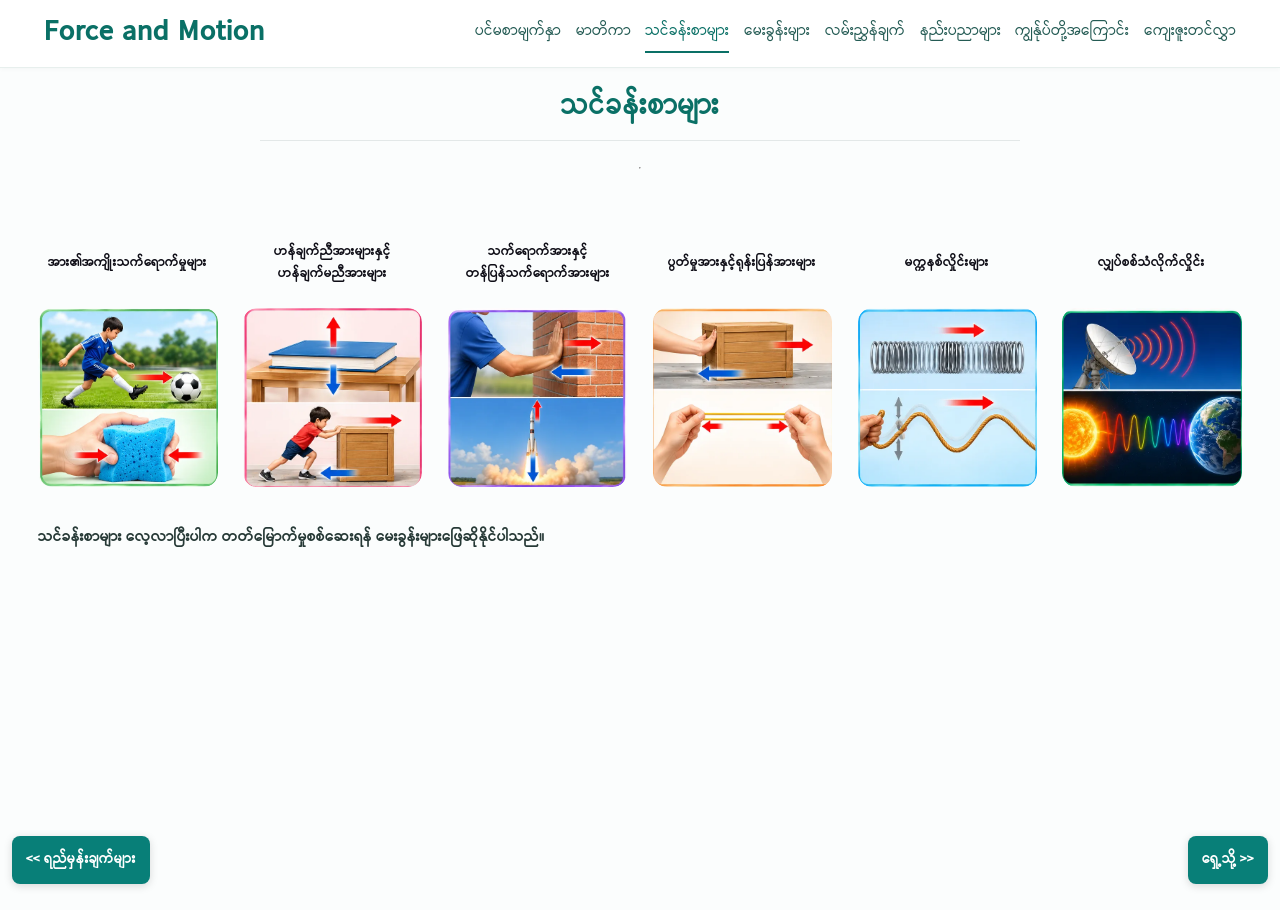
<file: lessons.html>
<!doctype html>
<html lang="my">
<head>
<meta charset="utf-8"><meta name="viewport" content="width=device-width, initial-scale=1">
<title>Lessons | Force and Motion</title>
<link rel="stylesheet" href="css/style.css">
<link rel="stylesheet" href="css/pdf-reference.css">
<script src="js/main.js" defer></script>
</head>
<body data-page="lessons">
<header class="site-header">
<a class="brand" href="index.html">Force and Motion</a>
<button class="menu-toggle" type="button" aria-label="မီနူးဖွင့်ရန်" aria-expanded="false">☰</button>
<nav class="main-nav" aria-label="အဓိက မီနူး"></nav>
</header>
<main class="wp-content">
<h2 class="wp-block-heading has-text-align-center alignfull has-large-font-size page-title" id="mLessons" style="margin-top:0;margin-right:0;margin-bottom:0;margin-left:0;padding-top:0px;padding-right:0px;padding-bottom:0px;padding-left:0px;font-style:normal;font-weight:700;line-height:1.5"><span class="stk-highlight" style="color: #0a7066;">သင်ခန်းစာများ</span></h2>


<div class="wp-block-stackable-divider alignfull stk-block-divider stk-block stk-b53e3fa" data-block-id="b53e3fa" id="strong-လူ၏အသက်ရှူအင်္ဂါ-အဖွဲ့အစည်း-strong"><style>.stk-b53e3fa {align-items:flex-end !important;max-width:700px !important;min-width:auto !important;padding-top:var(--stk--preset--spacing--20, 0.44rem) !important;padding-right:var(--stk--preset--spacing--20, 0.44rem) !important;padding-bottom:var(--stk--preset--spacing--none, 0px) !important;padding-left:var(--stk--preset--spacing--20, 0.44rem) !important;margin-right:auto !important;margin-bottom:0px !important;margin-left:auto !important;display:flex !important;}</style><hr class="stk-block-divider__hr"/></div>


<div aria-hidden="true" class="wp-block-spacer" style="height:22px"></div>


<div class="wp-block-stackable-columns alignwide stk-block-columns stk-block stk-72f0b89" data-block-id="72f0b89"><style>.stk-72f0b89-column{--stk-column-gap:var(--stk--preset--spacing--20, 0.44rem) !important;row-gap:var(--stk--preset--spacing--30, 0.67rem) !important;}</style><div class="stk-row stk-inner-blocks stk-block-content stk-content-align stk-72f0b89-column alignwide">
<div class="wp-block-stackable-column stk-block-column stk-column stk-block stk-4f74353" data-block-id="4f74353" data-v="4"><style>.stk-4f74353 {overflow:hidden !important;border-style:solid !important;border-color:var(--theme-palette-color-5, #e1e8ed) !important;border-top-width:0px !important;border-right-width:0px !important;border-bottom-width:0px !important;border-left-width:0px !important;}@media screen and (min-width: 768px) and (max-width: 1023px){.stk-4f74353 {flex:var(--stk-flex-grow, 1) 1 calc(33.33% - var(--stk-column-gap, 0px) * 2 / 3 ) !important;}}@media screen and (max-width: 767px){.stk-4f74353 {flex:var(--stk-flex-grow, 1) 1 calc(50% - var(--stk-column-gap, 0px) * 1 / 2 ) !important;}}</style><div class="stk-column-wrapper stk-block-column__content stk-container stk-4f74353-container stk--no-background stk--no-padding"><div class="stk-block-content stk-inner-blocks stk-4f74353-inner-blocks">
<p class="has-text-align-center" style="margin-bottom:0;padding-top:0;padding-right:0;padding-bottom:0;padding-left:0;font-size:15px"><strong><span class="stk-highlight" style="color: #0f0e17;">အား၏အကျိုး </span></strong><br/><strong><span class="stk-highlight" style="color: #0f0e17;">သက်ရောက်မှုများ <br/></span></strong></p>


<figure class="wp-block-image size-full"><img alt="" class="wp-image-119" src="assets/uploads/2026/10/1.webp"/></figure>
</div><a aria-hidden="true" class="stk-link stk-block-link stk--transparent-overlay" href="eforces.html" tabindex="-1"></a></div></div>


<div class="wp-block-stackable-column stk-block-column stk-column stk-block stk-e6d4829" data-block-id="e6d4829" data-v="4"><style>.stk-e6d4829 {border-top-left-radius:var(--stk--preset--border-radius--none, 0px) !important;border-top-right-radius:var(--stk--preset--border-radius--none, 0px) !important;border-bottom-right-radius:var(--stk--preset--border-radius--none, 0px) !important;border-bottom-left-radius:var(--stk--preset--border-radius--none, 0px) !important;overflow:hidden !important;border-style:solid !important;border-top-width:0px !important;border-right-width:0px !important;border-bottom-width:0px !important;border-left-width:0px !important;}@media screen and (min-width: 768px) and (max-width: 1023px){.stk-e6d4829 {flex:var(--stk-flex-grow, 1) 1 calc(33.33% - var(--stk-column-gap, 0px) * 2 / 3 ) !important;}}@media screen and (max-width: 767px){.stk-e6d4829 {flex:var(--stk-flex-grow, 1) 1 calc(50% - var(--stk-column-gap, 0px) * 1 / 2 ) !important;}}</style><div class="stk-column-wrapper stk-block-column__content stk-container stk-e6d4829-container stk--no-background stk--no-padding"><div class="stk-block-content stk-inner-blocks stk-e6d4829-inner-blocks">
<p class="has-text-align-center" style="margin-bottom:0;padding-top:0;padding-right:0;padding-bottom:0;padding-left:0;font-size:15px"><strong><span class="stk-highlight" style="color: #0f0e17;">ဟန်ချက်ညီအားများနှင့် <br> ဟန်ချက်မညီအားများ</span></strong></p>


<figure class="wp-block-image size-full"><img alt="" class="wp-image-118" src="assets/uploads/2026/10/2.webp"/></figure>
</div><a aria-hidden="true" class="stk-link stk-block-link stk--transparent-overlay" href="bforces.html" tabindex="-1"></a></div></div>


<div class="wp-block-stackable-column stk-block-column stk-column stk-block stk-19d64d4" data-block-id="19d64d4" data-v="4"><style>.stk-19d64d4 {border-top-left-radius:var(--stk--preset--border-radius--none, 0px) !important;border-top-right-radius:var(--stk--preset--border-radius--none, 0px) !important;border-bottom-right-radius:var(--stk--preset--border-radius--none, 0px) !important;border-bottom-left-radius:var(--stk--preset--border-radius--none, 0px) !important;overflow:hidden !important;border-style:solid !important;border-color:var(--theme-palette-color-5, #e1e8ed) !important;border-top-width:0px !important;border-right-width:0px !important;border-bottom-width:0px !important;border-left-width:0px !important;}@media screen and (min-width: 768px) and (max-width: 1023px){.stk-19d64d4 {flex:var(--stk-flex-grow, 1) 1 calc(33.33% - var(--stk-column-gap, 0px) * 2 / 3 ) !important;}}@media screen and (max-width: 767px){.stk-19d64d4 {flex:var(--stk-flex-grow, 1) 1 calc(50% - var(--stk-column-gap, 0px) * 1 / 2 ) !important;}}</style><div class="stk-column-wrapper stk-block-column__content stk-container stk-19d64d4-container stk--no-background stk--no-padding"><div class="stk-block-content stk-inner-blocks stk-19d64d4-inner-blocks">
<p class="has-text-align-center" style="margin-bottom:0;padding-top:0;padding-right:0;padding-bottom:0;padding-left:0;font-size:14px"><strong><span class="stk-highlight" style="color: #0f0e17;">သက်ရောက်အားနှင့် <br> တန်ပြန်သက်ရောက်အားများ</span></strong><br/></p>


<figure class="wp-block-image size-full"><img alt="" class="wp-image-121" src="assets/uploads/2026/10/3.webp"/></figure>
</div><a aria-hidden="true" class="stk-link stk-block-link stk--transparent-overlay" href="aforces.html" tabindex="-1"></a></div></div>


<div class="wp-block-stackable-column stk-block-column stk-column stk-block stk-8fe3f11" data-block-id="8fe3f11" data-v="4"><style>@media screen and (min-width: 768px) and (max-width: 1023px){.stk-8fe3f11 {flex:var(--stk-flex-grow, 1) 1 calc(33.33% - var(--stk-column-gap, 0px) * 2 / 3 ) !important;}}@media screen and (max-width: 767px){.stk-8fe3f11 {flex:var(--stk-flex-grow, 1) 1 calc(50% - var(--stk-column-gap, 0px) * 1 / 2 ) !important;}}</style><div class="stk-column-wrapper stk-block-column__content stk-container stk-8fe3f11-container stk--no-background stk--no-padding"><div class="stk-block-content stk-inner-blocks stk-8fe3f11-inner-blocks">
<p class="has-text-align-center" style="margin-bottom:0;padding-top:0;padding-right:0;padding-bottom:0;padding-left:0;font-size:15px"><strong><span class="stk-highlight" style="color: #0f0e17;">ပွတ်မှုအားနှင့်</span></strong><br/><strong><span class="stk-highlight" style="color: #0f0e17;">ရုန်းပြန်အားများ</span></strong></p>


<figure class="wp-block-image size-full"><img alt="" class="wp-image-120" src="assets/uploads/2026/10/4.webp"/></figure>
</div><a aria-hidden="true" class="stk-link stk-block-link stk--transparent-overlay" href="fforces.html" tabindex="-1"></a></div></div>


<div class="wp-block-stackable-column stk-block-column stk-column stk-block stk-8ca5bb3" data-block-id="8ca5bb3" data-v="4"><style>@media screen and (min-width: 768px) and (max-width: 1023px){.stk-8ca5bb3 {flex:var(--stk-flex-grow, 1) 1 calc(33.33% - var(--stk-column-gap, 0px) * 2 / 3 ) !important;}}@media screen and (max-width: 767px){.stk-8ca5bb3 {flex:var(--stk-flex-grow, 1) 1 calc(50% - var(--stk-column-gap, 0px) * 1 / 2 ) !important;}}</style><div class="stk-column-wrapper stk-block-column__content stk-container stk-8ca5bb3-container stk--no-background stk--no-padding"><div class="stk-block-content stk-inner-blocks stk-8ca5bb3-inner-blocks">
<p class="has-text-align-center" style="margin-bottom:0;padding-top:0;padding-right:0;padding-bottom:0;padding-left:0;font-size:15px"><strong><span class="stk-highlight" style="color: #0f0e17;">မက္ကနစ်လှိုင်းများ</span></strong><br/><br/></p>


<figure class="wp-block-image size-full"><img alt="" class="wp-image-123" src="assets/uploads/2026/10/5.webp"/></figure>
</div><a aria-hidden="true" class="stk-link stk-block-link stk--transparent-overlay" href="mforces.html" tabindex="-1"></a></div></div>


<div class="wp-block-stackable-column stk-block-column stk-column stk-block stk-1f4ec71" data-block-id="1f4ec71" data-v="4"><style>@media screen and (min-width: 768px) and (max-width: 1023px){.stk-1f4ec71 {flex:var(--stk-flex-grow, 1) 1 calc(33.33% - var(--stk-column-gap, 0px) * 2 / 3 ) !important;}}@media screen and (max-width: 767px){.stk-1f4ec71 {flex:var(--stk-flex-grow, 1) 1 calc(50% - var(--stk-column-gap, 0px) * 1 / 2 ) !important;}}</style><div class="stk-column-wrapper stk-block-column__content stk-container stk-1f4ec71-container stk--no-background stk--no-padding"><div class="stk-block-content stk-inner-blocks stk-1f4ec71-inner-blocks">
<p class="has-text-align-center" style="margin-bottom:0;padding-top:0;padding-right:0;padding-bottom:0;padding-left:0;font-size:15px"><strong><span class="stk-highlight" style="color: #0f0e17;">လျှပ်စစ်သံလိုက်လှိုင်း</span></strong><br/><br/></p>


<figure class="wp-block-image size-full"><img alt="" class="wp-image-122" src="assets/uploads/2026/10/6.webp"/></figure>
</div><a aria-hidden="true" class="stk-link stk-block-link stk--transparent-overlay" href="wforces.html" tabindex="-1"></a></div></div>
</div></div>


<p class="has-text-align-center" style="margin-top:var(--wp--preset--spacing--50);margin-bottom:4.5rem"><strong>သင်ခန်းစာများ လေ့လာပြီးပါက တတ်မြောက်မှုစစ်ဆေးရန် မေးခွန်းများဖြေဆိုနိုင်ပါသည်။</strong></p>


<div class="mobile-prev-bar">
<a href="objectives.html">
    &lt;&lt; ရည်မှန်းချက်များ
  </a>
</div>
<div class="mobile-next-bar">
<a href="eforces.html">
    ရှေ့သို့  &gt;&gt;
  </a>
</div>


<p></p>
</main>
</body></html>
</file>
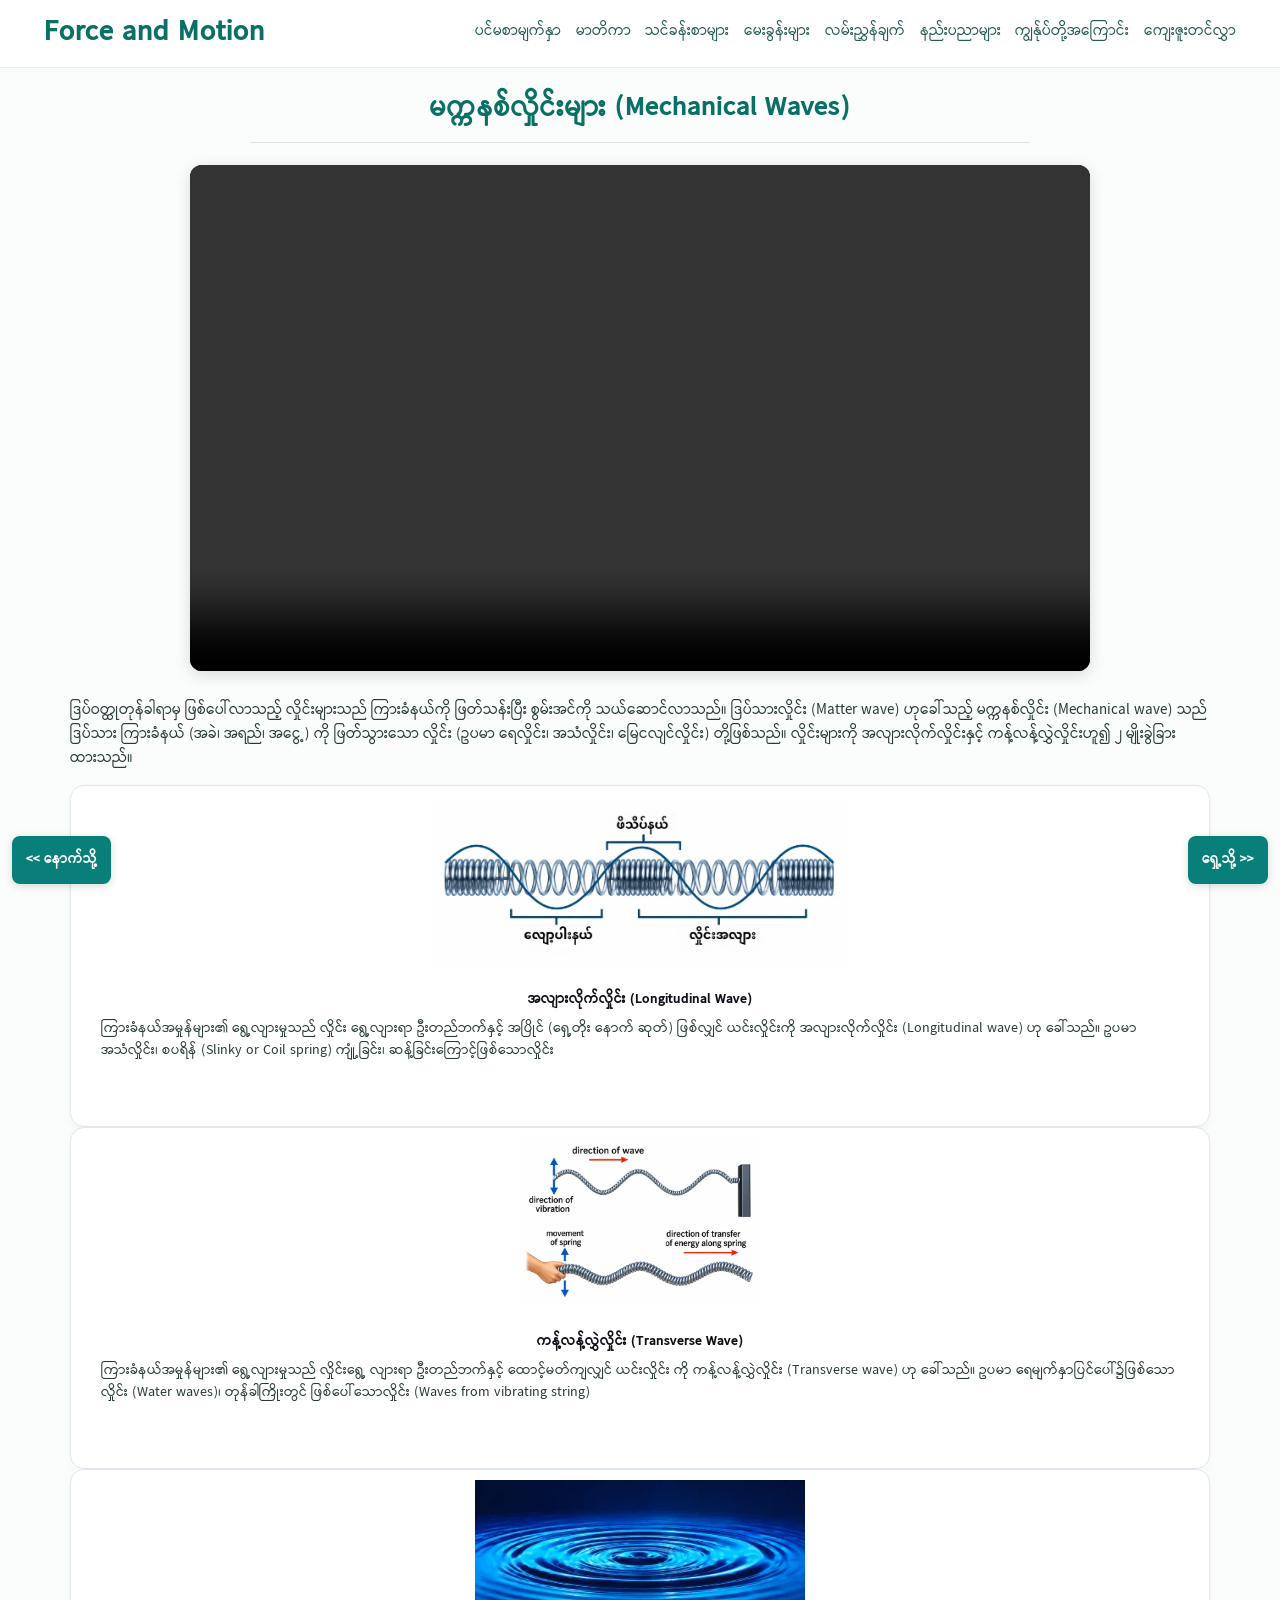
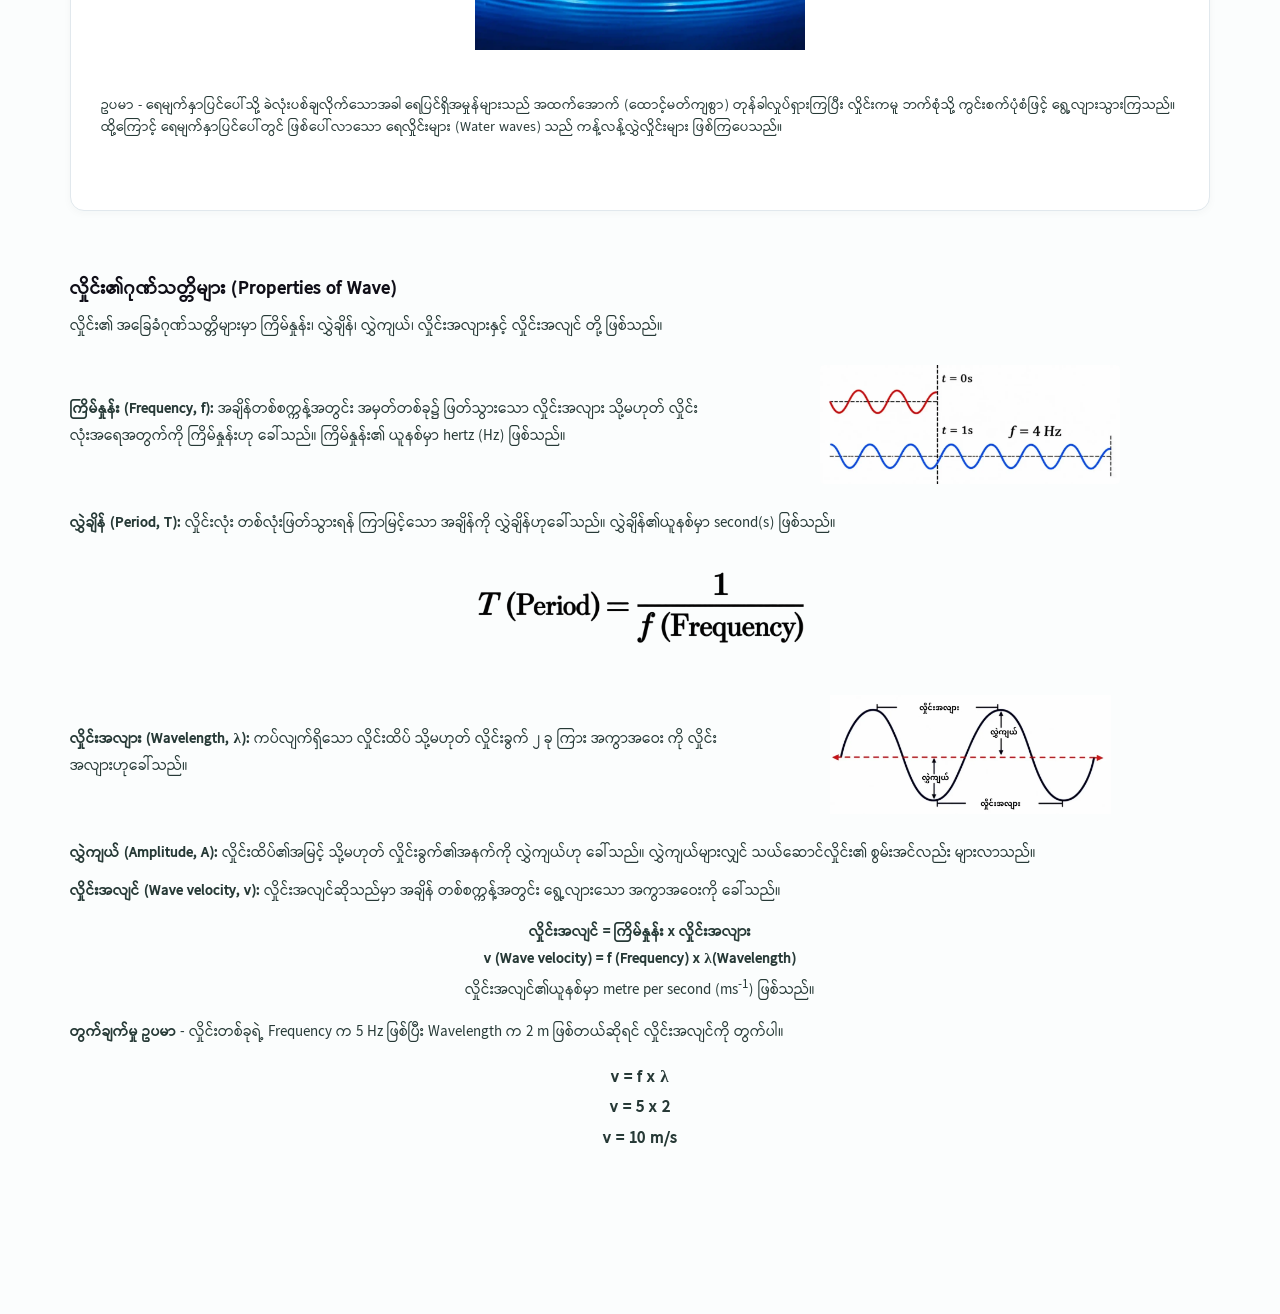
<file: mforces.html>
<!DOCTYPE html>

<html lang="my">
<head>
<meta charset="utf-8"/><meta content="width=device-width, initial-scale=1" name="viewport"/>
<title>MForces | Force and Motion</title>
<link href="css/style.css" rel="stylesheet"/>
<link rel="stylesheet" href="css/pdf-reference.css">
<script defer="" src="js/main.js"></script>
</head>
<body data-page="mforces">
<header class="site-header">
<a class="brand" href="index.html">Force and Motion</a>
<button aria-expanded="false" aria-label="မီနူးဖွင့်ရန်" class="menu-toggle" type="button">☰</button>
<nav aria-label="အဓိက မီနူး" class="main-nav"></nav>
</header>
<main class="wp-content">
<h2 class="wp-block-heading has-text-align-center alignfull has-large-font-size page-title" id="mLessons" style="margin-top:0;margin-right:0;margin-bottom:0;margin-left:0;padding-top:0px;padding-right:0px;padding-bottom:0px;padding-left:0px;font-style:normal;font-weight:700;line-height:1.5"><span class="stk-highlight" style="color: #0a7066;">မက္ကနစ်လှိုင်းများ (Mechanical Waves)</span></h2>   
<div class="eforce-video-wrap">
  <video class="eforce-lesson-video" controls playsinline preload="metadata">
    <source src="assets/videos/mforce.mp4" type="video/mp4">
    သင့် Browser သည် ဗီဒီယိုဖွင့်ခြင်းကို မထောက်ပံ့ပါ။
  </video>
</div>
<p>ဒြပ်ဝတ္ထုတုန်ခါရာမှ ဖြစ်ပေါ်လာသည့် လှိုင်းများသည် ကြားခံနယ်ကို ဖြတ်သန်းပြီး စွမ်းအင်ကို သယ်ဆောင်လာသည်။ ဒြပ်သားလှိုင်း (Matter wave) ဟုခေါ်သည့် မက္ကနစ်လှိုင်း (Mechanical wave) သည် ဒြပ်သား ကြားခံနယ် (အခဲ၊ အရည်၊ အငွေ့) ကို ဖြတ်သွားသော လှိုင်း (ဥပမာ ရေလှိုင်း၊ အသံလှိုင်း၊ မြေငလျင်လှိုင်း) တို့ဖြစ်သည်။ လှိုင်းများကို အလျားလိုက်လှိုင်းနှင့် ကန့်လန့်လွှဲလှိုင်းဟူ၍ ၂ မျိုးခွဲခြားထားသည်။</p>
<div class="wp-block-stackable-columns stk-block-columns stk-block stk-c8d2f75" data-block-id="c8d2f75"><style>.stk-c8d2f75-column{--stk-columns-spacing:var(--stk--preset--spacing--20, 0.44rem) !important;}</style>
<div class="wp-block-stackable-column stk-block-column stk-column stk-block stk-c409a44" data-block-id="c409a44" data-v="4">
<div class="stk-column-wrapper stk-block-column__content stk-container stk-c409a44-container stk--no-background stk--no-padding"><div class="stk-block-content stk-inner-blocks stk-c409a44-inner-blocks">
<div class="wp-block-stackable-card stk-block-card stk-block stk-ad82373 is-style-default" data-block-id="ad82373" data-v="2"><style>.stk-ad82373 {border-top-left-radius:var(--stk--preset--border-radius--large, 16px) !important;border-top-right-radius:var(--stk--preset--border-radius--large, 16px) !important;border-bottom-right-radius:var(--stk--preset--border-radius--large, 16px) !important;border-bottom-left-radius:var(--stk--preset--border-radius--large, 16px) !important;overflow:hidden !important;border-style:solid !important;border-color:var(--theme-palette-color-5, #e1e8ed) !important;border-top-width:1px !important;border-right-width:1px !important;border-bottom-width:1px !important;border-left-width:1px !important;padding-right:var(--stk--preset--spacing--none, 0px) !important;padding-left:var(--stk--preset--spacing--none, 0px) !important;}.stk-ad82373 .stk-block-card__content{min-height:190px !important;}.stk-ad82373 .stk-block-card__image{height:250px !important;}.stk-ad82373 .stk-block-card__image img{object-position:50% 50% !important;object-fit:contain !important;}</style><div class="stk--no-padding stk-container stk-ad82373-container stk-hover-parent"><figure class="stk-block-card__image stk-img-wrapper stk-image--shape-stretch"><img class="stk-img wp-image-161" height="801" src="assets/uploads/2026/10/Your-paragraph-text-3.webp" width="1964"/></figure><div class="stk-container-padding stk-block-card__content"><div class="stk-block-content stk-inner-blocks stk-ad82373-inner-blocks">
<div class="wp-block-stackable-subtitle stk-block-subtitle stk-block stk-63ed87f" data-block-id="63ed87f"><style>.stk-63ed87f {padding-top:var(--stk--preset--spacing--none, 0px) !important;padding-right:var(--stk--preset--spacing--40, 1rem) !important;padding-bottom:var(--stk--preset--spacing--none, 0px) !important;padding-left:var(--stk--preset--spacing--40, 1rem) !important;}</style><p class="stk-block-subtitle__text stk-subtitle has-text-align-center"><span class="stk-highlight" style="color: #0f0e17;"><strong><strong>အလျားလိုက်လှိုင်း (Longitudinal Wave)</strong></strong></span></p></div>
<div class="wp-block-stackable-text stk-block-text stk-block stk-b2f8759" data-block-id="b2f8759"><style>.stk-b2f8759 {padding-top:var(--stk--preset--spacing--none, 0px) !important;padding-right:var(--stk--preset--spacing--40, 1rem) !important;padding-bottom:var(--stk--preset--spacing--50, 1.5rem) !important;padding-left:var(--stk--preset--spacing--40, 1rem) !important;}</style><p class="stk-block-text__text">ကြားခံနယ်အမှုန်များ၏ ရွေ့လျားမှုသည် လှိုင်း ရွေ့လျားရာ ဦးတည်ဘက်နှင့် အပြိုင် (ရှေ့တိုး နောက် ဆုတ်) ဖြစ်လျှင် ယင်းလှိုင်းကို အလျားလိုက်လှိုင်း (Longitudinal wave) ဟု ခေါ်သည်။ ဥပမာ အသံလှိုင်း၊ စပရိန် (Slinky or Coil spring) ကျုံ့ခြင်း၊ ဆန့်ခြင်းကြောင့်ဖြစ်သောလှိုင်း<br/></p></div>
</div></div></div></div>
</div></div></div>
<div class="wp-block-stackable-column stk-block-column stk-column stk-block stk-efd351b" data-block-id="efd351b" data-v="4"><div class="stk-column-wrapper stk-block-column__content stk-container stk-efd351b-container stk--no-background stk--no-padding"><div class="stk-block-content stk-inner-blocks stk-efd351b-inner-blocks">
<div class="wp-block-stackable-card stk-block-card stk-block stk-57adf89 is-style-default" data-block-id="57adf89" data-v="2"><style>.stk-57adf89 {border-top-left-radius:var(--stk--preset--border-radius--large, 16px) !important;border-top-right-radius:var(--stk--preset--border-radius--large, 16px) !important;border-bottom-right-radius:var(--stk--preset--border-radius--large, 16px) !important;border-bottom-left-radius:var(--stk--preset--border-radius--large, 16px) !important;overflow:hidden !important;border-style:solid !important;border-color:var(--theme-palette-color-5, #e1e8ed) !important;border-top-width:1px !important;border-right-width:1px !important;border-bottom-width:1px !important;border-left-width:1px !important;}.stk-57adf89 .stk-block-card__content{min-height:190px !important;}.stk-57adf89 .stk-block-card__image{height:250px !important;}.stk-57adf89 .stk-block-card__image img{object-fit:contain !important;}</style><div class="stk--no-padding stk-container stk-57adf89-container stk-hover-parent"><figure class="stk-block-card__image stk-img-wrapper stk-image--shape-stretch"><img class="stk-img wp-image-159" height="1051" src="assets/uploads/2026/10/Transverse-Wave-Motion-Diagram.webp" width="1496"/></figure><div class="stk-container-padding stk-block-card__content"><div class="stk-block-content stk-inner-blocks stk-57adf89-inner-blocks">
<div class="wp-block-stackable-subtitle stk-block-subtitle stk-block stk-f46f208" data-block-id="f46f208"><style>.stk-f46f208 {padding-top:var(--stk--preset--spacing--none, 0px) !important;padding-right:var(--stk--preset--spacing--40, 1rem) !important;padding-bottom:var(--stk--preset--spacing--none, 0px) !important;padding-left:var(--stk--preset--spacing--40, 1rem) !important;}</style><p class="stk-block-subtitle__text stk-subtitle has-text-align-center"><span class="stk-highlight" style="color: #0f0e17;"><strong><strong><strong>ကန့်လန့်လွှဲလှိုင်း (Transverse Wave)</strong></strong></strong></span></p></div>
<div class="wp-block-stackable-text stk-block-text stk-block stk-aa4a5aa" data-block-id="aa4a5aa"><style>.stk-aa4a5aa {padding-top:var(--stk--preset--spacing--none, 0px) !important;padding-right:var(--stk--preset--spacing--40, 1rem) !important;padding-bottom:var(--stk--preset--spacing--50, 1.5rem) !important;padding-left:var(--stk--preset--spacing--40, 1rem) !important;}</style><p class="stk-block-text__text">ကြားခံနယ်အမှုန်များ၏ ရွေ့လျားမှုသည် လှိုင်းရွေ့ လျားရာ ဦးတည်ဘက်နှင့် ထောင့်မတ်ကျလျှင် ယင်းလှိုင်း ကို ကန့်လန့်လွှဲလှိုင်း (Transverse wave) ဟု ခေါ်သည်။ ဥပမာ ရေမျက်နှာပြင်ပေါ်၌ဖြစ်သောလှိုင်း (Water waves)၊ တုန်ခါကြိုးတွင် ဖြစ်ပေါ်သောလှိုင်း (Waves from vibrating string)<br/></p></div>
</div></div></div></div>
</div></div></div>
<div class="wp-block-stackable-column stk-block-column stk-column stk-block stk-de7fe80" data-block-id="de7fe80" data-v="4"><div class="stk-column-wrapper stk-block-column__content stk-container stk-de7fe80-container stk--no-background stk--no-padding"><div class="stk-block-content stk-inner-blocks stk-de7fe80-inner-blocks">
<div class="wp-block-stackable-card stk-block-card stk-block stk-06b36c5 is-style-default" data-block-id="06b36c5" data-v="2"><style>.stk-06b36c5 {border-top-left-radius:var(--stk--preset--border-radius--large, 16px) !important;border-top-right-radius:var(--stk--preset--border-radius--large, 16px) !important;border-bottom-right-radius:var(--stk--preset--border-radius--large, 16px) !important;border-bottom-left-radius:var(--stk--preset--border-radius--large, 16px) !important;overflow:hidden !important;border-style:solid !important;border-color:var(--theme-palette-color-5, #e1e8ed) !important;border-top-width:1px !important;border-right-width:1px !important;border-bottom-width:1px !important;border-left-width:1px !important;}.stk-06b36c5 .stk-block-card__content{min-height:190px !important;}.stk-06b36c5 .stk-block-card__image{height:250px !important;}.stk-06b36c5 .stk-block-card__image img{object-position:50% 28.000000000000004% !important;object-fit:fill !important;}</style><div class="stk--no-padding stk-container stk-06b36c5-container stk-hover-parent"><figure class="stk-block-card__image stk-img-wrapper stk-image--shape-stretch"><img class="stk-img wp-image-158" height="901" src="assets/uploads/2026/10/Glowing-Indigo-Concentric-Ripples.webp" width="1746"/></figure><div class="stk-container-padding stk-block-card__content"><div class="stk-block-content stk-inner-blocks stk-06b36c5-inner-blocks">
<div class="wp-block-stackable-text stk-block-text stk-block stk-0af96f6" data-block-id="0af96f6"><style>.stk-0af96f6 {padding-top:var(--stk--preset--spacing--none, 0px) !important;padding-right:var(--stk--preset--spacing--40, 1rem) !important;padding-bottom:var(--stk--preset--spacing--50, 1.5rem) !important;padding-left:var(--stk--preset--spacing--40, 1rem) !important;}</style><p class="stk-block-text__text"><br/>ဥပမာ - ရေမျက်နှာပြင်ပေါ်သို့ ခဲလုံးပစ်ချလိုက်သောအခါ ရေပြင်ရှိအမှုန်များသည် အထက်အောက် (ထောင့်မတ်ကျစွာ) တုန်ခါလှုပ်ရှားကြပြီး လှိုင်းကမူ ဘက်စုံသို့ ကွင်းစက်ပုံစံဖြင့် ရွေ့လျားသွားကြသည်။ထို့ကြောင့် ရေမျက်နှာပြင်ပေါ်တွင် ဖြစ်ပေါ်လာသော ရေလှိုင်းများ (Water waves) သည် ကန့်လန့်လွှဲလှိုင်းများ ဖြစ်ကြပေသည်။</p></div>
</div></div></div></div>
</div></div></div>
</div>
<div aria-hidden="true" class="wp-block-spacer" style="height:24px"></div>
<p class="has-medium-font-size" style="margin-bottom:var(--wp--preset--spacing--20)"><span class="stk-highlight" style="color: #0f0e17;"><strong><strong>လှိုင်း၏ဂုဏ်သတ္တိများ (Properties of Wave)</strong></strong></span></p>
<p>လှိုင်း၏ အခြေခံဂုဏ်သတ္တိများမှာ ကြိမ်နှုန်း၊ လွှဲချိန်၊ လွှဲကျယ်၊ လှိုင်းအလျားနှင့် လှိုင်းအလျင် တို့ ဖြစ်သည်။</p>
<p></p>
<div class="wp-block-stackable-columns stk-block-columns stk-block stk-25028ba" data-block-id="25028ba"><style>.stk-25028ba {margin-bottom:nullpx !important;}</style><div class="stk-row stk-inner-blocks stk-block-content stk-content-align stk-25028ba-column">
<div class="wp-block-stackable-column stk-block-column stk-column stk-block stk-e527125" data-block-id="e527125" data-v="4"><style>@media screen and (min-width: 768px){.stk-e527125 {flex:var(--stk-flex-grow, 1) 1 calc(58% - var(--stk-column-gap, 0px) * 1 / 2 ) !important;}}</style><div class="stk-column-wrapper stk-block-column__content stk-container stk-e527125-container stk--no-background stk--no-padding"><div class="stk-block-content stk-inner-blocks stk-e527125-inner-blocks">
<p><strong>ကြိမ်နှုန်း (Frequency, f):</strong> အချိန်တစ်စက္ကန့်အတွင်း အမှတ်တစ်ခု၌ ဖြတ်သွားသော လှိုင်းအလျား သို့မဟုတ် လှိုင်းလုံးအရေအတွက်ကို ကြိမ်နှုန်းဟု ခေါ်သည်။ ကြိမ်နှုန်း၏ ယူနစ်မှာ hertz (Hz) ဖြစ်သည်။</p>
</div></div></div>
<div class="wp-block-stackable-column stk-block-column stk-column stk-block stk-b37f44d" data-block-id="b37f44d" data-v="4"><style>@media screen and (min-width: 768px){.stk-b37f44d {flex:var(--stk-flex-grow, 1) 1 calc(42% - var(--stk-column-gap, 0px) * 1 / 2 ) !important;}}</style><div class="stk-column-wrapper stk-block-column__content stk-container stk-b37f44d-container stk--no-background stk--no-padding"><div class="stk-block-content stk-inner-blocks stk-b37f44d-inner-blocks">
<figure class="wp-block-image size-large is-resized"><img alt="" class="wp-image-160" src="assets/uploads/2026/10/KN-1024x405.webp" style="aspect-ratio:2.5285975053240035;width:266px;height:auto"/></figure>
</div></div></div>
</div></div>
<p><strong>လွှဲချိန် (Period, T):</strong> လှိုင်းလုံး တစ်လုံးဖြတ်သွားရန် ကြာမြင့်သော အချိန်ကို လွှဲချိန်ဟုခေါ်သည်။ လွှဲချိန်၏ယူနစ်မှာ second(s) ဖြစ်သည်။</p>
<figure class="wp-block-image aligncenter size-large is-resized"><img alt="" class="wp-image-1093" src="assets/uploads/2026/10/T-Period-1-_-f-Frequency-1024x341.png" style="aspect-ratio:3.003087100330761;width:189px;height:auto"/></figure>
<div class="wp-block-stackable-columns stk-block-columns stk-block stk-86344c2" data-block-id="86344c2"><style>.stk-86344c2 {margin-bottom:nullpx !important;}</style><div class="stk-row stk-inner-blocks stk-block-content stk-content-align stk-86344c2-column">
<div class="wp-block-stackable-column stk-block-column stk-column stk-block stk-cf0e596" data-block-id="cf0e596" data-v="4"><style>@media screen and (min-width: 768px){.stk-cf0e596 {flex:var(--stk-flex-grow, 1) 1 calc(58% - var(--stk-column-gap, 0px) * 1 / 2 ) !important;}}</style><div class="stk-column-wrapper stk-block-column__content stk-container stk-cf0e596-container stk--no-background stk--no-padding"><div class="stk-block-content stk-inner-blocks stk-cf0e596-inner-blocks">
<p><strong>လှိုင်းအလျား (Wavelength, λ):</strong> ကပ်လျက်ရှိသော လှိုင်းထိပ် သို့မဟုတ် လှိုင်းခွက် ၂ ခု ကြား အကွာအဝေး ကို လှိုင်းအလျားဟုခေါ်သည်။</p>
</div></div></div>
<div class="wp-block-stackable-column stk-block-column stk-column stk-block stk-1f98213" data-block-id="1f98213" data-v="4"><style>@media screen and (min-width: 768px){.stk-1f98213 {flex:var(--stk-flex-grow, 1) 1 calc(42% - var(--stk-column-gap, 0px) * 1 / 2 ) !important;}}</style><div class="stk-column-wrapper stk-block-column__content stk-container stk-1f98213-container stk--no-background stk--no-padding"><div class="stk-block-content stk-inner-blocks stk-1f98213-inner-blocks">
<figure class="wp-block-image size-large is-resized"><img alt="" class="wp-image-157" src="assets/uploads/2026/10/lal-1024x433.webp" style="aspect-ratio:2.5285975053240035;width:266px;height:auto"/></figure>
</div></div></div>
</div></div>
<p><strong>လွှဲကျယ် (Amplitude, A):</strong> လှိုင်းထိပ်၏အမြင့် သို့မဟုတ် လှိုင်းခွက်၏အနက်ကို လွှဲကျယ်ဟု ခေါ်သည်။ လွှဲကျယ်များလျှင် သယ်ဆောင်လှိုင်း၏ စွမ်းအင်လည်း များလာသည်။</p>
<p><strong>လှိုင်းအလျင် (Wave velocity, v):</strong> လှိုင်းအလျင်ဆိုသည်မှာ အချိန် တစ်စက္ကန့်အတွင်း ရွေ့လျားသော အကွာအဝေးကို ခေါ်သည်။</p>
<p class="has-text-align-center" style="font-size:17px"><strong>လှိုင်းအလျင် = ကြိမ်နှုန်း x လှိုင်းအလျား<br/>v (Wave velocity) = f (Frequency) x λ(Wavelength)</strong><br/>လှိုင်းအလျင်၏ယူနစ်မှာ metre per second (ms<sup>-1</sup>) ဖြစ်သည်။</p>
<p><strong>တွက်ချက်မှု ဥပမာ</strong> - လှိုင်းတစ်ခုရဲ့ Frequency က 5 Hz ဖြစ်ပြီး Wavelength က 2 m ဖြစ်တယ်ဆိုရင် လှိုင်းအလျင်ကို တွက်ပါ။</p>
<p class="has-text-align-center" style="font-size:20px"><strong>v = f x λ</strong><br/><strong>v = 5 x 2</strong><br/><strong>v = 10 m/s</strong></p>
<div aria-hidden="true" class="wp-block-spacer" style="height:66px"></div>
<div class="mobile-prev-bar">
<a href="fforces.html">
    &lt;&lt; နောက်သို့ </a>
</div>
<div class="mobile-next-bar">
<a href="wforces.html">
   ရှေ့သို့  &gt;&gt;
  </a>
</div>
</main>
</body></html>
</file>
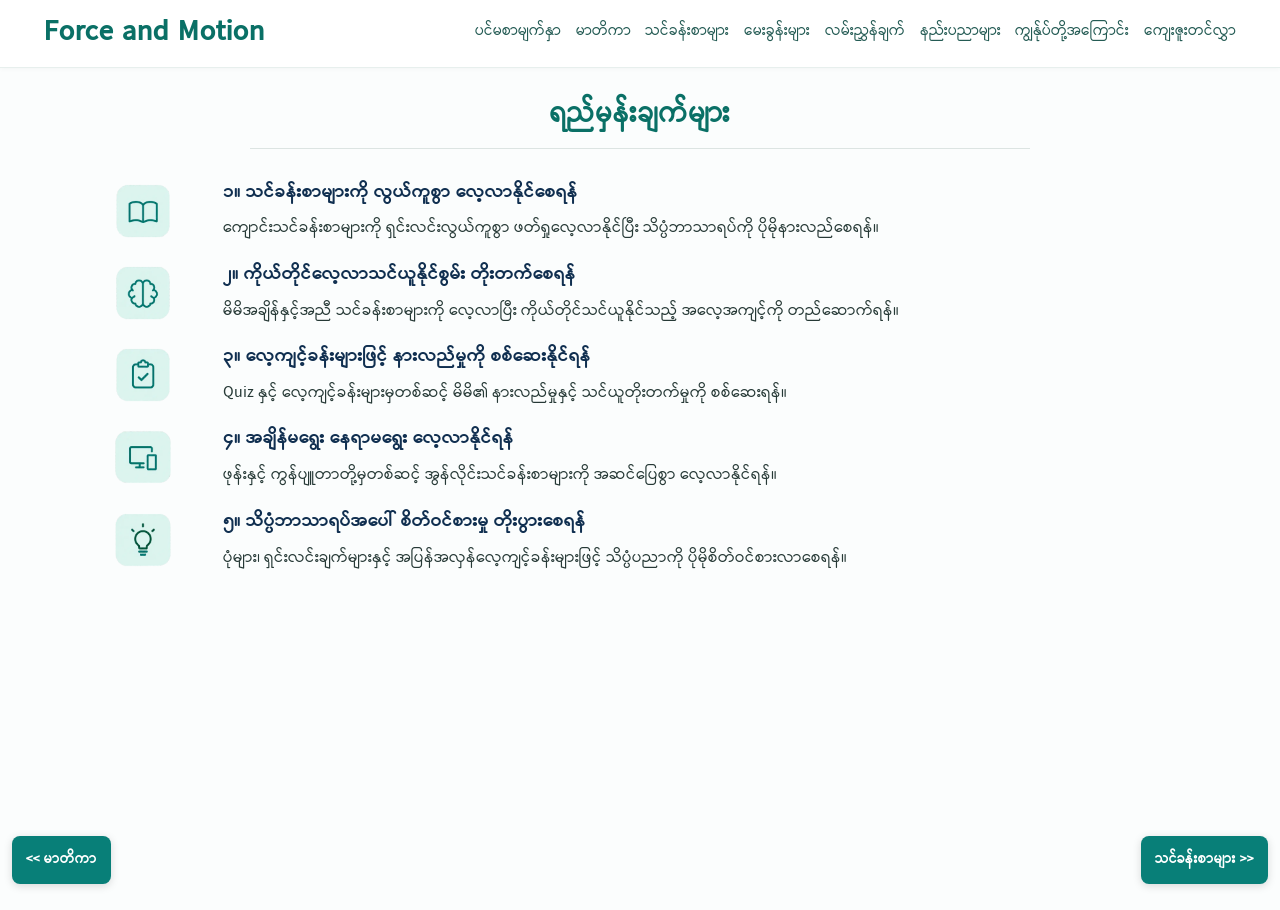
<file: objectives.html>
<!doctype html>
<html lang="my">
<head>
<meta charset="utf-8"><meta name="viewport" content="width=device-width, initial-scale=1">
<title>Objectives | Force and Motion</title>
<link rel="stylesheet" href="css/style.css">
<link rel="stylesheet" href="css/pdf-reference.css">
<script src="js/main.js" defer></script>
</head>
<body data-page="objectives">
<header class="site-header">
<a class="brand" href="index.html">Force and Motion</a>
<button class="menu-toggle" type="button" aria-label="မီနူးဖွင့်ရန်" aria-expanded="false">☰</button>
<nav class="main-nav" aria-label="အဓိက မီနူး"></nav>
</header>
<main class="wp-content">
<h2 class="wp-block-heading has-text-align-center alignfull has-large-font-size page-title" id="mLessons" style="margin-top:0;margin-right:0;margin-bottom:0;margin-left:0;padding-top:0px;padding-right:0px;padding-bottom:0px;padding-left:0px;font-style:normal;font-weight:700;line-height:1.5"><span class="stk-highlight" style="color: #0a7066;">ရည်မှန်းချက်များ</span></h2>



<div class="wp-block-group" style="margin-bottom:5rem">
<div class="wp-block-group" style="margin-bottom:0;padding-top:var(--wp--preset--spacing--30);padding-bottom:var(--wp--preset--spacing--30)">
<div class="wp-block-columns are-vertically-aligned-center">
<div class="wp-block-column is-vertically-aligned-center" style="flex-basis:10%">
<figure class="wp-block-image alignleft size-full is-resized is-style-default"><img alt="" class="wp-image-111" src="assets/uploads/2026/10/icon_11.webp" style="width:67px;height:auto"/></figure>
</div>


<div class="wp-block-column is-vertically-aligned-center" style="flex-basis:80%">
<h4 class="wp-block-heading has-medium-font-size"><strong>၁။ သင်ခန်းစာများကို လွယ်ကူစွာ လေ့လာနိုင်စေရန်</strong></h4>


<p>ကျောင်းသင်ခန်းစာများကို ရှင်းလင်းလွယ်ကူစွာ ဖတ်ရှုလေ့လာနိုင်ပြီး သိပ္ပံဘာသာရပ်ကို ပိုမိုနားလည်စေရန်။</p>
</div>
</div>
</div>


<div class="wp-block-group" style="margin-bottom:0;padding-top:var(--wp--preset--spacing--30);padding-bottom:var(--wp--preset--spacing--30)">
<div class="wp-block-columns">
<div class="wp-block-column" style="flex-basis:10%">
<figure class="wp-block-image alignleft size-full is-resized"><img alt="" class="wp-image-115" src="assets/uploads/2026/10/icon_22.webp" style="width:67px;height:auto"/></figure>
</div>


<div class="wp-block-column" style="flex-basis:80%">
<h4 class="wp-block-heading has-medium-font-size"><strong>၂။ ကိုယ်တိုင်လေ့လာသင်ယူနိုင်စွမ်း တိုးတက်စေရန်</strong></h4>


<p>မိမိအချိန်နှင့်အညီ သင်ခန်းစာများကို လေ့လာပြီး ကိုယ်တိုင်သင်ယူနိုင်သည့် အလေ့အကျင့်ကို တည်ဆောက်ရန်။</p>
</div>
</div>
</div>


<div class="wp-block-group" style="margin-bottom:0;padding-top:var(--wp--preset--spacing--30);padding-bottom:var(--wp--preset--spacing--30)">
<div class="wp-block-columns">
<div class="wp-block-column" style="flex-basis:10%">
<figure class="wp-block-image alignleft size-full is-resized"><img alt="" class="wp-image-114" src="assets/uploads/2026/10/icon_3.webp" style="width:67px;height:auto"/></figure>
</div>


<div class="wp-block-column" style="flex-basis:80%">
<h4 class="wp-block-heading has-medium-font-size"><strong>၃။ လေ့ကျင့်ခန်းများဖြင့် နားလည်မှုကို စစ်ဆေးနိုင်ရန်</strong></h4>


<p>Quiz နှင့် လေ့ကျင့်ခန်းများမှတစ်ဆင့် မိမိ၏ နားလည်မှုနှင့် သင်ယူတိုးတက်မှုကို စစ်ဆေးရန်။</p>
</div>
</div>
</div>


<div class="wp-block-group" style="margin-bottom:0;padding-top:var(--wp--preset--spacing--30);padding-bottom:var(--wp--preset--spacing--30)">
<div class="wp-block-columns">
<div class="wp-block-column" style="flex-basis:10%">
<figure class="wp-block-image alignleft size-full is-resized"><img alt="" class="wp-image-112" src="assets/uploads/2026/10/icon_5.webp" style="width:67px;height:auto"/></figure>
</div>


<div class="wp-block-column" style="flex-basis:80%">
<h4 class="wp-block-heading has-medium-font-size"><strong>၄။ အချိန်မရွေး နေရာမရွေး လေ့လာနိုင်ရန်</strong></h4>


<p>ဖုန်းနှင့် ကွန်ပျူတာတို့မှတစ်ဆင့် အွန်လိုင်းသင်ခန်းစာများကို အဆင်ပြေစွာ လေ့လာနိုင်ရန်။</p>
</div>
</div>
</div>


<div class="wp-block-group" style="margin-bottom:0;padding-top:var(--wp--preset--spacing--30);padding-bottom:var(--wp--preset--spacing--30)">
<div class="wp-block-columns">
<div class="wp-block-column" style="flex-basis:10%">
<figure class="wp-block-image alignleft size-full is-resized"><img alt="" class="wp-image-113" src="assets/uploads/2026/10/icon_4.webp" style="width:67px;height:auto"/></figure>
</div>


<div class="wp-block-column" style="flex-basis:80%">
<h4 class="wp-block-heading has-medium-font-size"><strong>၅။ သိပ္ပံဘာသာရပ်အပေါ် စိတ်ဝင်စားမှု တိုးပွားစေရန်</strong></h4>


<p>ပုံများ၊ ရှင်းလင်းချက်များနှင့် အပြန်အလှန်လေ့ကျင့်ခန်းများဖြင့် သိပ္ပံပညာကို ပိုမိုစိတ်ဝင်စားလာစေရန်။</p>
</div>
</div>
</div>
</div>


<div class="mobile-prev-bar">
<a href="contents.html">
    &lt;&lt; မာတိကာ  </a>
</div>
<div class="mobile-next-bar">
<a href="lessons.html">
    သင်ခန်းစာများ &gt;&gt;
  </a>
</div>

</main>
</body></html>
</file>
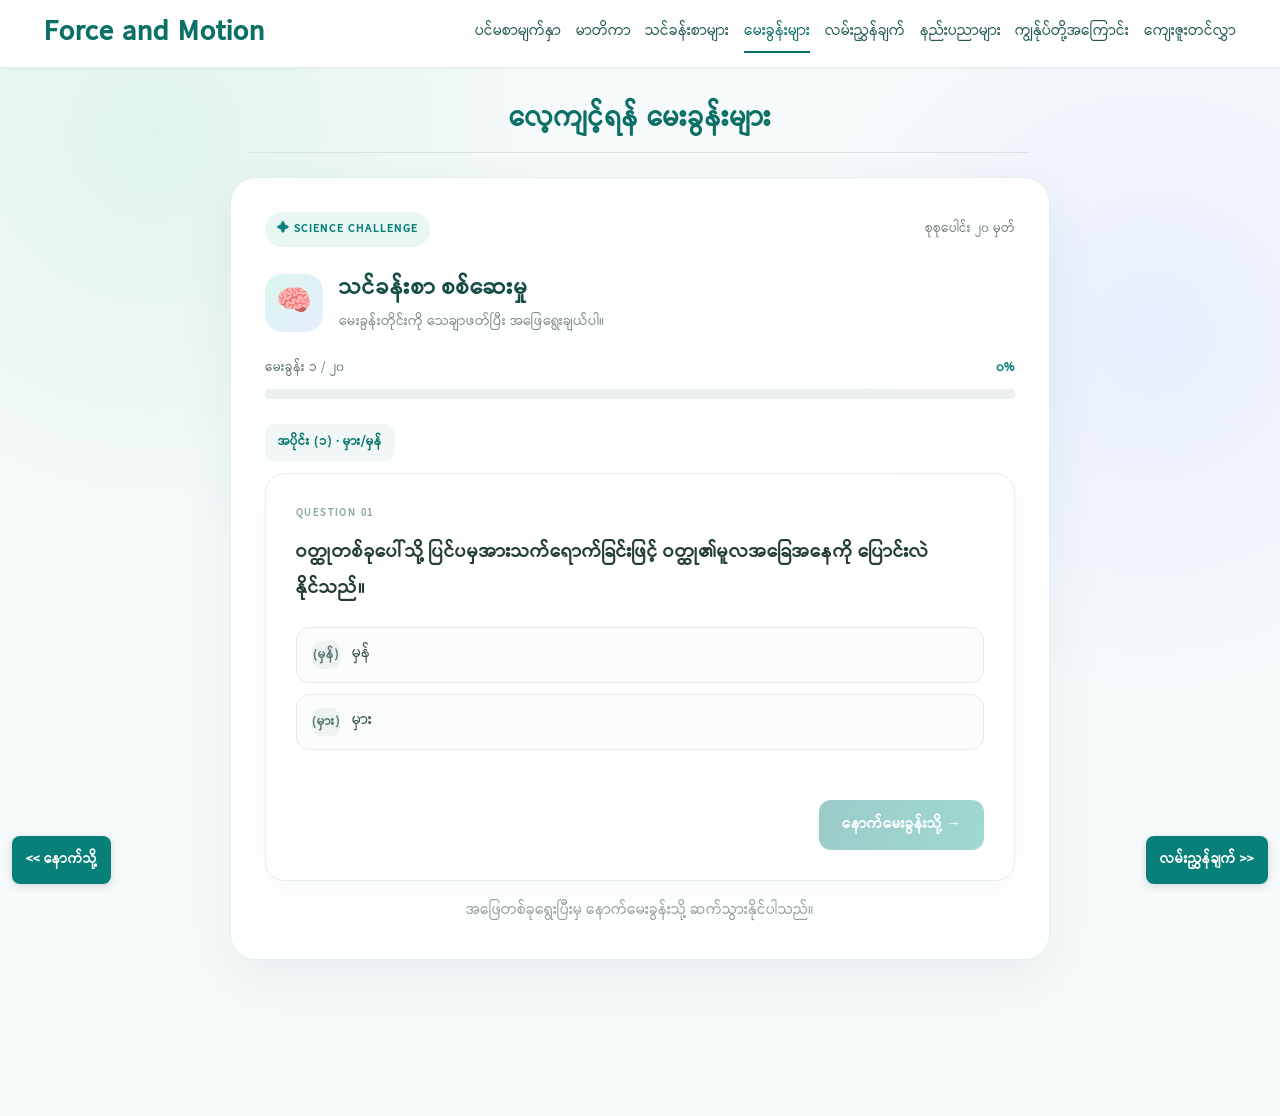
<file: quiz.html>
<!doctype html>
<html lang="my">
<head>
<meta charset="utf-8"><meta name="viewport" content="width=device-width, initial-scale=1">
<title>Quiz | Force and Motion</title>
<link rel="stylesheet" href="css/style.css">
<link rel="stylesheet" href="css/pdf-reference.css">
<link rel="stylesheet" href="css/quiz.css">
<script src="js/main.js" defer></script>
<script src="js/quiz.js" defer></script>
</head>
<body data-page="quiz">
<header class="site-header">
<a class="brand" href="index.html">Force and Motion</a>
<button class="menu-toggle" type="button" aria-label="မီနူးဖွင့်ရန်" aria-expanded="false">☰</button>
<nav class="main-nav" aria-label="အဓိက မီနူး"></nav>
</header>
<main class="wp-content quiz-page">
<h2 class="wp-block-heading has-text-align-center page-title">လေ့ကျင့်ရန် မေးခွန်းများ</h2>
<section class="quiz-shell" id="quiz-shell" aria-label="Science Quiz">
  <div class="quiz-topline"><span class="quiz-chip">✦ SCIENCE CHALLENGE</span><span class="quiz-total">စုစုပေါင်း ၂၀ မှတ်</span></div>
  <div class="quiz-intro"><div class="quiz-icon">🧠</div><div><h1>သင်ခန်းစာ စစ်ဆေးမှု</h1><p>မေးခွန်းတိုင်းကို သေချာဖတ်ပြီး အဖြေရွေးချယ်ပါ။</p></div></div>
  <div class="progress-meta"><span id="progress-label">မေးခွန်း ၁ / ၂၀</span><strong id="progress-percent">၅%</strong></div>
  <div class="progress-track"><div class="progress-fill" id="progress-fill"></div></div>
  <div class="quiz-section-label" id="section-label">အပိုင်း (၁) · မှန် / မှား</div>
  <div class="question-card">
    <div class="question-number" id="question-number">QUESTION 01</div>
    <h2 id="question-text">မေးခွန်းကို ဖတ်ရှုပါ။</h2>
    <div class="answer-list" id="answer-list"></div>
    <div class="quiz-feedback" id="quiz-feedback" aria-live="polite"></div>
    <div class="quiz-actions"><button id="next-button" type="button" disabled>နောက်မေးခွန်းသို့ →</button></div>
  </div>
  <p class="quiz-note">အဖြေတစ်ခုရွေးပြီးမှ နောက်မေးခွန်းသို့ ဆက်သွားနိုင်ပါသည်။</p>
</section>
<div class="quiz-result" id="quiz-result" hidden></div>
<div aria-hidden="true" class="wp-block-spacer" style="height:66px"></div>


<div class="mobile-prev-bar">
<a href="wforces.html">
    &lt;&lt; နောက်သို့ </a>
</div>
<div class="mobile-next-bar">
<a href="references.html">
   လမ်းညွှန်ချက်  &gt;&gt;
  </a>
</div>
</main>
</body></html>
</file>
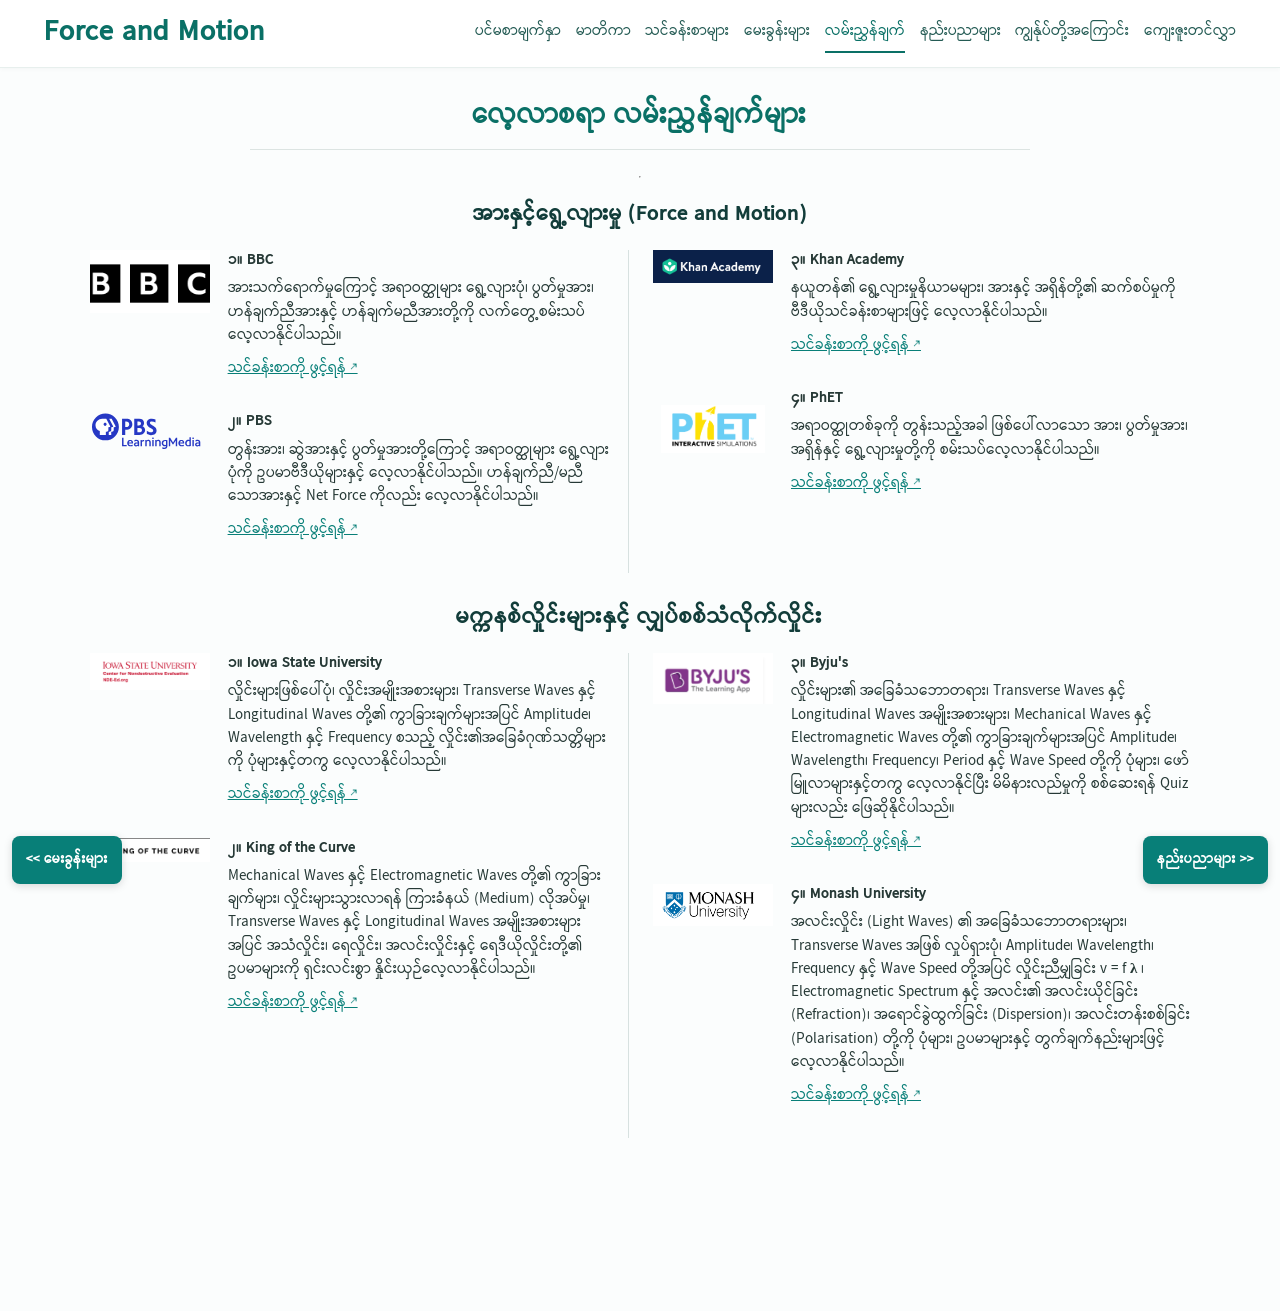
<file: references.html>
<!doctype html>
<html lang="my">
<head>
<meta charset="utf-8"><meta name="viewport" content="width=device-width, initial-scale=1">
<title>References | Force and Motion</title>
<link rel="stylesheet" href="css/style.css">
<link rel="stylesheet" href="css/pdf-reference.css">
<script src="js/main.js" defer></script>
</head>
<body data-page="references">
<header class="site-header">
<a class="brand" href="index.html">Force and Motion</a>
<button class="menu-toggle" type="button" aria-label="မီနူးဖွင့်ရန်" aria-expanded="false">☰</button>
<nav class="main-nav" aria-label="အဓိက မီနူး"></nav>
</header>
<main class="wp-content">
<h2 class="wp-block-heading has-text-align-center alignfull has-large-font-size page-title" id="mLessons" style="margin-top:0;margin-right:0;margin-bottom:0;margin-left:0;padding-top:0px;padding-right:0px;padding-bottom:0px;padding-left:0px;font-style:normal;font-weight:700;line-height:1.5"><span class="stk-highlight" style="color: #0a7066;">လေ့လာစရာ</span> <span class="stk-highlight" style="color: #0a7066;">လမ်းညွှန်ချက်များ</span></h2>


<div class="wp-block-stackable-divider alignfull stk-block-divider stk-block stk-b53e3fa" data-block-id="b53e3fa" id="strong-လူ၏အသက်ရှူအင်္ဂါ-အဖွဲ့အစည်း-strong"><style>.stk-b53e3fa {align-items:flex-end !important;max-width:700px !important;min-width:auto !important;padding-top:var(--stk--preset--spacing--20, 0.44rem) !important;padding-right:var(--stk--preset--spacing--20, 0.44rem) !important;padding-bottom:var(--stk--preset--spacing--none, 0px) !important;padding-left:var(--stk--preset--spacing--20, 0.44rem) !important;margin-right:auto !important;margin-bottom:0px !important;margin-left:auto !important;display:flex !important;}</style><hr class="stk-block-divider__hr"/></div>


<h3 class="wp-block-heading has-text-align-center alignfull" id="mLessons" style="margin-top:0;margin-right:0;margin-bottom:0;margin-left:0;padding-top:0px;padding-right:0px;padding-bottom:0px;padding-left:0px;font-size:25px;font-style:normal;font-weight:700;line-height:1.5">အားနှင့်ရွေ့လျားမှု (Force and Motion)</h3>


<div class="wp-block-group">
<div class="wp-block-columns">
<div class="wp-block-column" style="border-right-color:var(--wp--preset--color--palette-color-5);border-right-width:1px">
<div class="wp-block-columns are-vertically-aligned-center">
<div class="wp-block-column" style="flex-basis:120px">
<figure class="wp-block-image size-thumbnail"><img alt="" class="wp-image-185" src="assets/uploads/2026/10/Screenshot-2026-10-30-140230-150x79.png"/></figure>
</div>


<div class="wp-block-column">
<p style="margin-bottom:0;font-size:15px"><strong>၁။ BBC</strong></p>


<p style="font-size:15px">အားသက်ရောက်မှုကြောင့် အရာဝတ္ထုများ ရွေ့လျားပုံ၊ ပွတ်မှုအား၊ ဟန်ချက်ညီအားနှင့် ဟန်ချက်မညီအားတို့ကို လက်တွေ့စမ်းသပ်လေ့လာနိုင်ပါသည်။</p>


<p><a href="https://www.bbc.co.uk/bitesize/topics/zkrcmbk" rel="noreferrer noopener" target="_blank">သင်ခန်းစာကို ဖွင့်ရန် ↗</a></p>
</div>
</div>


<div class="wp-block-columns are-vertically-aligned-center">
<div class="wp-block-column" style="flex-basis:120px">
<figure class="wp-block-image size-full"><img alt="" class="wp-image-186" src="assets/uploads/2026/10/pbslm-logo.svg"/></figure>
</div>


<div class="wp-block-column">
<p style="margin-bottom:0;font-size:15px"><strong>၂။ PBS</strong></p>


<p style="margin-bottom:var(--wp--preset--spacing--20)">တွန်းအား၊ ဆွဲအားနှင့် ပွတ်မှုအားတို့ကြောင့် အရာဝတ္ထုများ ရွေ့လျားပုံကို ဥပမာဗီဒီယိုများနှင့် လေ့လာနိုင်ပါသည်။ ဟန်ချက်ညီ/မညီသောအားနှင့် Net Force ကိုလည်း လေ့လာနိုင်ပါသည်။</p>


<p><a href="https://www.pbslearningmedia.org/resource/motion-forces-motion-story-teach-sci-nc/motion-forces-motion-story-teach-sci-nc-animation/" rel="noreferrer noopener" target="_blank">သင်ခန်းစာကို ဖွင့်ရန် ↗</a></p>
</div>
</div>
</div>


<div class="wp-block-column">
<div class="wp-block-columns are-vertically-aligned-center">
<div class="wp-block-column" style="flex-basis:120px">
<figure class="wp-block-image size-full"><img alt="" class="wp-image-184" src="assets/uploads/2026/10/Screenshot-2026-10-30-140324.png"/></figure>
</div>


<div class="wp-block-column">
<p style="margin-bottom:0;font-size:15px"><strong>၃။ Khan Academy</strong></p>


<p style="margin-bottom:var(--wp--preset--spacing--20)">နယူတန်၏ ရွေ့လျားမှုနိယာမများ၊ အားနှင့် အရှိန်တို့၏ ဆက်စပ်မှုကို ဗီဒီယိုသင်ခန်းစာများဖြင့် လေ့လာနိုင်ပါသည်။</p>


<p><a href="https://www.khanacademy.org/science/highschool-physics/x6679aa2c65c01e53:motion-and-forces" rel="noreferrer noopener" target="_blank">သင်ခန်းစာကို ဖွင့်ရန် ↗</a></p>
</div>
</div>


<div class="wp-block-columns are-vertically-aligned-center">
<div class="wp-block-column" style="flex-basis:120px">
<figure class="wp-block-image size-full is-resized"><img alt="" class="wp-image-183" src="assets/uploads/2026/10/Screenshot-2026-10-30-140658.png" style="aspect-ratio:1.2713178294573644;width:137px;height:auto"/></figure>
</div>


<div class="wp-block-column">
<p style="margin-bottom:0;font-size:15px"><strong>၄။</strong> <strong>PhET</strong></p>


<p>အရာဝတ္ထုတစ်ခုကို တွန်းသည့်အခါ ဖြစ်ပေါ်လာသော အား၊ ပွတ်မှုအား၊ အရှိန်နှင့် ရွေ့လျားမှုတို့ကို စမ်းသပ်လေ့လာနိုင်ပါသည်။</p>


<p><a href="https://phet.colorado.edu/en/simulations/forces-and-motion-basics/" rel="noreferrer noopener" target="_blank">သင်ခန်းစာကို ဖွင့်ရန် ↗</a></p>
</div>
</div>
</div>
</div>
</div>


<h2 class="wp-block-heading has-text-align-center" style="font-size:25px"><strong>မက္ကနစ်လှိုင်းများနှင့် လျှပ်စစ်သံလိုက်လှိုင်း</strong></h2>


<div class="wp-block-group">
<div class="wp-block-columns">
<div class="wp-block-column" style="border-right-color:var(--wp--preset--color--palette-color-5);border-right-width:1px">
<div class="wp-block-columns are-vertically-aligned-center">
<div class="wp-block-column" style="flex-basis:120px">
<figure class="wp-block-image size-medium"><img alt="" class="wp-image-192" src="assets/uploads/2026/10/Screenshot-2026-10-30-150522-300x93.png"/></figure>
</div>


<div class="wp-block-column">
<p style="margin-bottom:0;font-size:15px"><strong>၁။ Iowa State University</strong></p>


<p style="margin-top:0;margin-bottom:var(--wp--preset--spacing--20);line-height:1.5">လှိုင်းများဖြစ်ပေါ်ပုံ၊ လှိုင်းအမျိုးအစားများ၊ Transverse Waves နှင့် Longitudinal Waves တို့၏ ကွာခြားချက်များအပြင် Amplitude၊ Wavelength နှင့် Frequency စသည့် လှိုင်း၏အခြေခံဂုဏ်သတ္တိများကို ပုံများနှင့်တကွ လေ့လာနိုင်ပါသည်။</p>


<p><a href="https://www.nde-ed.org/Physics/Waves/index.xhtml" rel="noreferrer noopener" target="_blank">သင်ခန်းစာကို ဖွင့်ရန် ↗</a></p>
</div>
</div>


<div class="wp-block-columns are-vertically-aligned-center">
<div class="wp-block-column" style="flex-basis:120px">
<figure class="wp-block-image alignfull size-full"><img alt="" class="wp-image-193" src="assets/uploads/2026/10/Screenshot-2026-10-30-150101.png"/></figure>
</div>


<div class="wp-block-column">
<p style="margin-bottom:0;font-size:15px"><strong>၂။ King of the Curve</strong></p>


<p style="margin-bottom:var(--wp--preset--spacing--20)">Mechanical Waves နှင့် Electromagnetic Waves တို့၏ ကွာခြားချက်များ၊ လှိုင်းများသွားလာရန် ကြားခံနယ် (Medium) လိုအပ်မှု၊ Transverse Waves နှင့် Longitudinal Waves အမျိုးအစားများအပြင် အသံလှိုင်း၊ ရေလှိုင်း၊ အလင်းလှိုင်းနှင့် ရေဒီယိုလှိုင်းတို့၏ ဥပမာများကို ရှင်းလင်းစွာ နှိုင်းယှဉ်လေ့လာနိုင်ပါသည်။</p>


<p><a href="https://kingofthecurve.org/blog/mechanical-vs-electromagnetic-waves" rel="noreferrer noopener" target="_blank">သင်ခန်းစာကို ဖွင့်ရန် ↗</a></p>
</div>
</div>
</div>


<div class="wp-block-column">
<div class="wp-block-columns are-vertically-aligned-center">
<div class="wp-block-column" style="flex-basis:120px">
<figure class="wp-block-image size-full"><img alt="" class="wp-image-194" src="assets/uploads/2026/10/Screenshot-2026-10-30-150705.png"/></figure>
</div>


<div class="wp-block-column">
<p style="margin-bottom:0;font-size:15px"><strong>၃။ Byju's</strong></p>


<p style="margin-bottom:var(--wp--preset--spacing--20)">လှိုင်းများ၏ အခြေခံသဘောတရား၊ Transverse Waves နှင့် Longitudinal Waves အမျိုးအစားများ၊ Mechanical Waves နှင့် Electromagnetic Waves တို့၏ ကွာခြားချက်များအပြင် Amplitude၊ Wavelength၊ Frequency၊ Period နှင့် Wave Speed တို့ကို ပုံများ၊ ဖော်မြူလာများနှင့်တကွ လေ့လာနိုင်ပြီး မိမိနားလည်မှုကို စစ်ဆေးရန် Quiz များလည်း ဖြေဆိုနိုင်ပါသည်။</p>


<p><a href="https://byjus.com/physics/waves/" rel="noreferrer noopener" target="_blank">သင်ခန်းစာကို ဖွင့်ရန် ↗</a></p>
</div>
</div>


<div class="wp-block-columns are-vertically-aligned-center">
<div class="wp-block-column" style="flex-basis:120px">
<figure class="wp-block-image alignfull size-full"><img alt="" class="wp-image-195" src="assets/uploads/2026/10/Screenshot-2026-10-30-151249.png"/></figure>
</div>


<div class="wp-block-column">
<p style="margin-bottom:0;font-size:15px"><strong>၄။</strong> <strong>Monash University</strong></p>


<p style="font-size:13px">အလင်းလှိုင်း (Light Waves) ၏ အခြေခံသဘောတရားများ၊ Transverse Waves အဖြစ် လှုပ်ရှားပုံ၊ Amplitude၊ Wavelength၊ Frequency နှင့် Wave Speed တို့အပြင် လှိုင်းညီမျှခြင်း v = f <strong>λ</strong> ၊ Electromagnetic Spectrum နှင့် အလင်း၏ အလင်းယိုင်ခြင်း (Refraction)၊ အရောင်ခွဲထွက်ခြင်း (Dispersion)၊ အလင်းတန်းစစ်ခြင်း (Polarisation) တို့ကို ပုံများ၊ ဥပမာများနှင့် တွက်ချက်နည်းများဖြင့် လေ့လာနိုင်ပါသည်။</p>


<p><a href="https://www.monash.edu/student-academic-success/physics/wave-particle-duality/light-as-a-wave" rel="noreferrer noopener" target="_blank">သင်ခန်းစာကို ဖွင့်ရန် ↗</a></p>
</div>
</div>
</div>
</div>
</div>


<div aria-hidden="true" class="wp-block-spacer" style="height:62px"></div>


<div class="mobile-prev-bar">
<a href="quiz.html">
    &lt;&lt; မေးခွန်းများ
  </a>
</div>
<div class="mobile-next-bar">
<a href="technology.html">
    နည်းပညာများ &gt;&gt;
  </a>
</div>


<p></p>
</main>
</body></html>
</file>
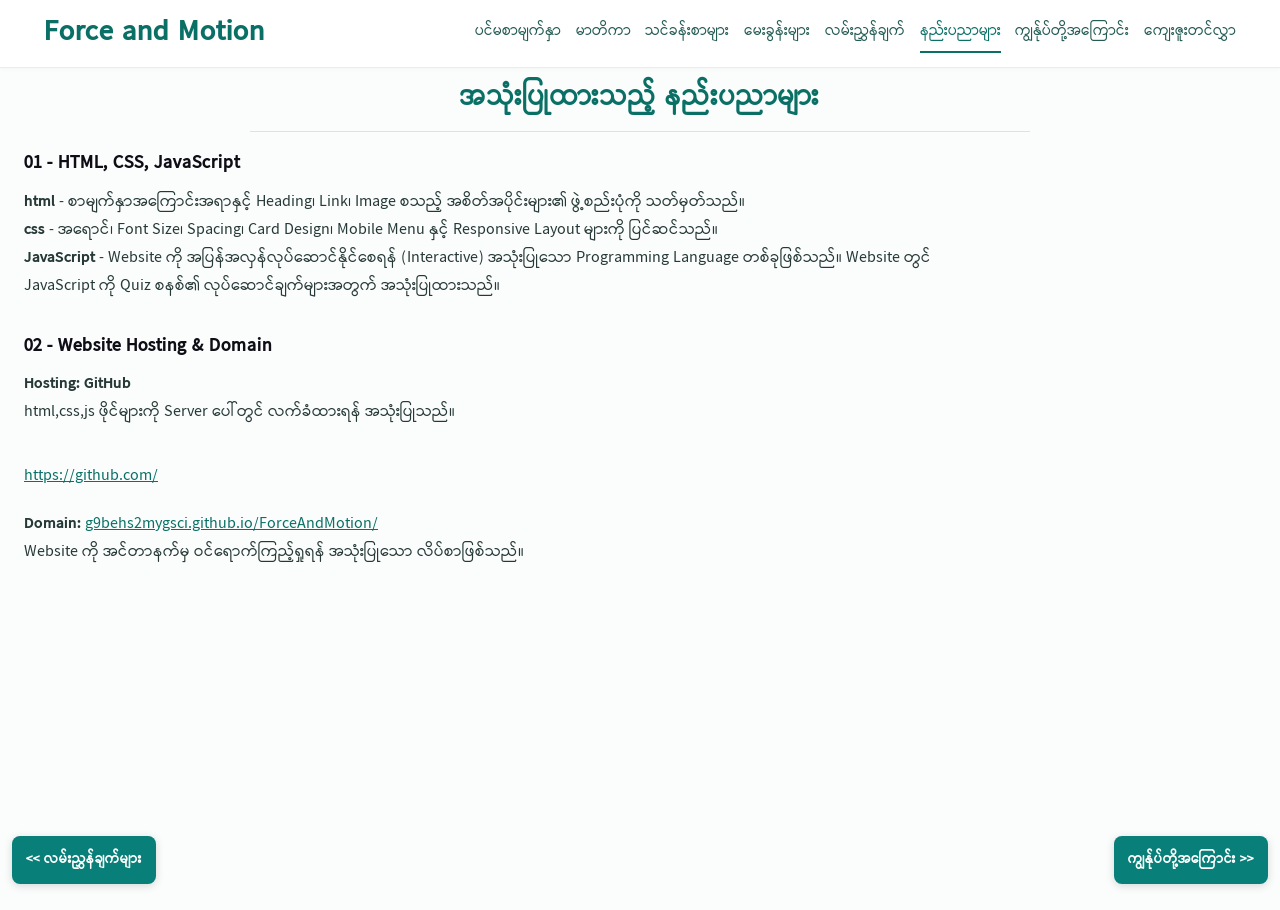
<file: technology.html>
<!doctype html>
<html lang="my">
<head>
<meta charset="utf-8"><meta name="viewport" content="width=device-width, initial-scale=1">
<title>Technology | Force and Motion</title>
<link rel="stylesheet" href="css/style.css">
<link rel="stylesheet" href="css/pdf-reference.css">
<script src="js/main.js" defer></script>
</head>
<body data-page="technology">
<header class="site-header">
<a class="brand" href="index.html">Force and Motion</a>
<button class="menu-toggle" type="button" aria-label="မီနူးဖွင့်ရန်" aria-expanded="false">☰</button>
<nav class="main-nav" aria-label="အဓိက မီနူး"></nav>
</header>
<main class="wp-content">
<h2 class="wp-block-heading has-text-align-center alignfull has-large-font-size page-title" id="mLessons" style="margin-top:0;margin-right:0;margin-bottom:0;margin-left:0;padding-top:0px;padding-right:0px;padding-bottom:0px;padding-left:0px;font-style:normal;font-weight:700;line-height:1.5"><span class="stk-highlight" style="color: #0a7066;">အသုံးပြုထားသည့် နည်းပညာများ</span></h2>


<div class="wp-block-group">


<div class="wp-block-group" style="margin-bottom:0;padding-top:var(--wp--preset--spacing--30);padding-bottom:var(--wp--preset--spacing--30)">
<div class="wp-block-columns">
<div class="wp-block-column" style="flex-basis:80%">
<p class="has-medium-font-size" style="margin-bottom:var(--wp--preset--spacing--20);line-height:1.5"><strong><span class="stk-highlight" style="color: #0f0e17;">01 - HTML, CSS</span></strong><span class="stk-highlight" style="color: #0f0e17;"><strong>, JavaScript </strong></span></p>


<p><strong>html </strong>- စာမျက်နှာအကြောင်းအရာနှင့် Heading၊ Link၊ Image စသည့် အစိတ်အပိုင်းများ၏ ဖွဲ့စည်းပုံကို သတ်မှတ်သည်။<br/><strong>css </strong>- အရောင်၊ Font Size၊ Spacing၊ Card Design၊ Mobile Menu နှင့် Responsive Layout များကို ပြင်ဆင်သည်။<br/><strong>JavaScript </strong>- Website ကို အပြန်အလှန်လုပ်ဆောင်နိုင်စေရန် (Interactive) အသုံးပြုသော Programming Language တစ်ခုဖြစ်သည်။ Website တွင် JavaScript ကို Quiz စနစ်၏ လုပ်ဆောင်ချက်များအတွက် အသုံးပြုထားသည်။</p>
</div>
</div>
</div>


<div class="wp-block-group" style="margin-bottom:0;padding-top:var(--wp--preset--spacing--30);padding-bottom:var(--wp--preset--spacing--30)">
<div class="wp-block-columns">
<div class="wp-block-column" style="flex-basis:80%">
<p class="has-medium-font-size" style="margin-bottom:var(--wp--preset--spacing--20);line-height:1.5"><strong><span class="stk-highlight" style="color: #0f0e17;">02 - Website Hosting &amp; Domain</span></strong></p>


<p><strong>Hosting: GitHub</strong><br/>html,css,js ဖိုင်များကို Server ပေါ်တွင် လက်ခံထားရန် အသုံးပြုသည်။<br/><br/><a href="https://github.com/">https://github.com/</a></p>


<p><strong>Domain: </strong><a href="https://g9behs2mygsci.github.io/ForceAndMotion/">g9behs2mygsci.github.io/ForceAndMotion/</a><br/>Website ကို အင်တာနက်မှ ဝင်ရောက်ကြည့်ရှုရန် အသုံးပြုသော လိပ်စာဖြစ်သည်။</p>
</div>
</div>
</div>
</div>


<div aria-hidden="true" class="wp-block-spacer" style="height:70px"></div>


<div class="mobile-prev-bar">
<a href="references.html">
    &lt;&lt; လမ်းညွှန်ချက်များ
  </a>
</div>
<div class="mobile-next-bar">
<a href="about.html">
    ကျွန်ုပ်တို့အကြောင်း &gt;&gt;
  </a>
</div>


<p></p>
</main>
</body></html>
</file>
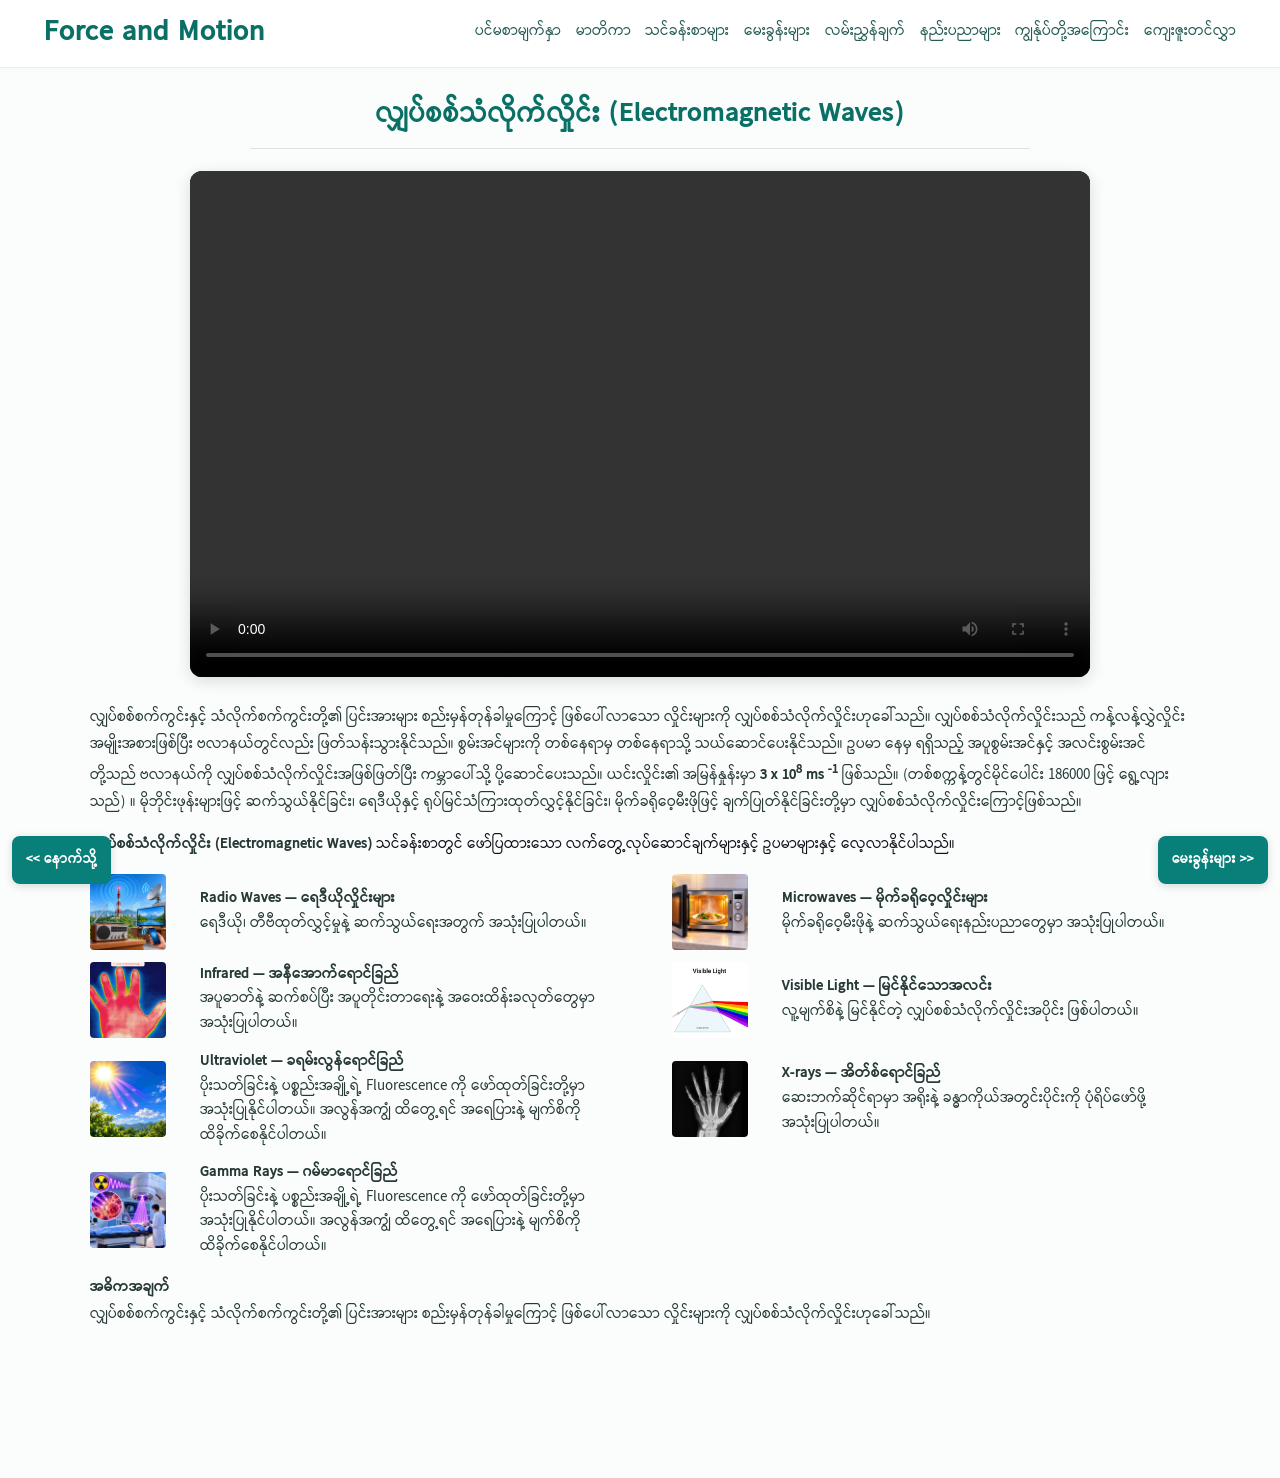
<file: wforces.html>
<!doctype html>
<html lang="my">
<head>
<meta charset="utf-8"><meta name="viewport" content="width=device-width, initial-scale=1">
<title>WForces | Force and Motion</title>
<link rel="stylesheet" href="css/style.css">
<link rel="stylesheet" href="css/pdf-reference.css">
<script src="js/main.js" defer></script>
</head>
<body data-page="wforces">
<header class="site-header">
<a class="brand" href="index.html">Force and Motion</a>
<button class="menu-toggle" type="button" aria-label="မီနူးဖွင့်ရန်" aria-expanded="false">☰</button>
<nav class="main-nav" aria-label="အဓိက မီနူး"></nav>
</header>
<main class="wp-content">

<h2 class="wp-block-heading has-text-align-center alignfull has-large-font-size page-title" id="mLessons" style="margin-top:0;margin-right:0;margin-bottom:0;margin-left:0;padding-top:0px;padding-right:0px;padding-bottom:0px;padding-left:0px;font-style:normal;font-weight:700;line-height:1.5"><span class="stk-highlight" style="color: #0a7066;">လျှပ်စစ်သံလိုက်လှိုင်း (Electromagnetic Waves)</span></h2>
<div class="eforce-video-wrap">
  <video class="eforce-lesson-video" controls playsinline preload="metadata">
    <source src="assets/videos/wforce.mp4" type="video/mp4">
    သင့် Browser သည် ဗီဒီယိုဖွင့်ခြင်းကို မထောက်ပံ့ပါ။
  </video>
</div>
<p>လျှပ်စစ်စက်ကွင်းနှင့် သံလိုက်စက်ကွင်းတို့၏ ပြင်းအားများ စည်းမှန်တုန်ခါမှုကြောင့် ဖြစ်ပေါ်လာသော လှိုင်းများကို လျှပ်စစ်သံလိုက်လှိုင်းဟုခေါ်သည်။ လျှပ်စစ်သံလိုက်လှိုင်းသည် ကန့်လန့်လွှဲလှိုင်း အမျိုးအစားဖြစ်ပြီး ဗလာနယ်တွင်လည်း ဖြတ်သန်းသွားနိုင်သည်။ စွမ်းအင်များကို တစ်နေရာမှ တစ်နေရာသို့ သယ်ဆောင်ပေးနိုင်သည်။ ဥပမာ နေမှ ရရှိသည့် အပူစွမ်းအင်နှင့် အလင်းစွမ်းအင်တို့သည် ဗလာနယ်ကို လျှပ်စစ်သံလိုက်လှိုင်းအဖြစ်ဖြတ်ပြီး ကမ္ဘာပေါ်သို့ ပို့ဆောင်ပေးသည်။ ယင်းလှိုင်း၏ အမြန်နှုန်းမှာ <strong>3 x 10<sup>8</sup> ms<sup> -1</sup></strong> ဖြစ်သည်။ (တစ်စက္ကန့်တွင်မိုင်ပေါင်း 186000 ဖြင့် ရွေ့လျားသည်) ။ မိုဘိုင်းဖုန်းများဖြင့် ဆက်သွယ်နိုင်ခြင်း၊ ရေဒီယိုနှင့် ရုပ်မြင်သံကြားထုတ်လွှင့်နိုင်ခြင်း၊ မိုက်ခရိုဝေ့မီးဖိုဖြင့် ချက်ပြုတ်နိုင်ခြင်းတို့မှာ လျှပ်စစ်သံလိုက်လှိုင်းကြောင့်ဖြစ်သည်။</p>


<p><strong>လျှပ်စစ်သံလိုက်လှိုင်း (Electromagnetic Waves)</strong><span class="stk-highlight" style="color: #0f0e17;"> သင်ခန်းစာတွင် ဖော်ပြထားသော လက်တွေ့လုပ်ဆောင်ချက်များနှင့် ဥပမာများနှင့် လေ့လာနိုင်ပါသည်။</span></p>


<div class="wp-block-columns">
<div class="wp-block-column">
<div class="wp-block-columns alignwide are-vertically-aligned-center is-not-stacked-on-mobile" style="margin-top:0;margin-bottom:0;padding-right:0;padding-bottom:0;padding-left:0">
<div class="wp-block-column is-vertically-aligned-center" style="padding-top:0;padding-right:0;padding-bottom:0;padding-left:0;flex-basis:18%">
<figure class="wp-block-image alignleft size-full is-resized" style="margin-top:0;margin-right:0;margin-bottom:0;margin-left:0"><img alt="" class="wp-image-243" src="assets/uploads/2026/10/Broadcasting-Signals-Across-Devices.webp" style="width:68px;height:auto"/></figure>
</div>


<div class="wp-block-column is-vertically-aligned-center" style="padding-right:0;padding-left:var(--wp--preset--spacing--20);flex-basis:80%">
<p class="alignfull"><strong>Radio Waves — ရေဒီယိုလှိုင်းများ</strong><br/>ရေဒီယို၊ တီဗီထုတ်လွှင့်မှုနဲ့ ဆက်သွယ်ရေးအတွက် အသုံးပြုပါတယ်။</p>
</div>
</div>
</div>


<div class="wp-block-column">
<div class="wp-block-columns alignwide are-vertically-aligned-center is-not-stacked-on-mobile" style="margin-top:0;margin-bottom:0;padding-right:0;padding-bottom:0;padding-left:0">
<div class="wp-block-column is-vertically-aligned-center" style="padding-top:0;padding-right:0;padding-bottom:0;padding-left:0;flex-basis:18%">
<figure class="wp-block-image alignleft size-full is-resized" style="margin-top:0;margin-right:0;margin-bottom:0;margin-left:0"><img alt="" class="wp-image-242" src="assets/uploads/2026/10/Steaming-Chicken-and-Vegetables-in-Microwave.webp" style="width:68px;height:auto"/></figure>
</div>


<div class="wp-block-column is-vertically-aligned-center" style="padding-left:var(--wp--preset--spacing--20);flex-basis:80%">
<p><strong>Microwaves — မိုက်ခရိုဝေ့လှိုင်းများ</strong><br/>မိုက်ခရိုဝေ့မီးဖိုနဲ့ ဆက်သွယ်ရေးနည်းပညာတွေမှာ အသုံးပြုပါတယ်။</p>
</div>
</div>
</div>
</div>


<div class="wp-block-columns">
<div class="wp-block-column">
<div class="wp-block-columns alignwide are-vertically-aligned-center is-not-stacked-on-mobile" style="margin-top:0;margin-bottom:0;padding-right:0;padding-bottom:0;padding-left:0">
<div class="wp-block-column is-vertically-aligned-center" style="padding-top:0;padding-right:0;padding-bottom:0;padding-left:0;flex-basis:18%">
<figure class="wp-block-image alignleft size-full is-resized" style="margin-top:0;margin-right:0;margin-bottom:0;margin-left:0"><img alt="" class="wp-image-241" src="assets/uploads/2026/10/31.10.2026_12.20.08_REC.webp" style="width:68px;height:auto"/></figure>
</div>


<div class="wp-block-column is-vertically-aligned-center" style="padding-left:var(--wp--preset--spacing--20);flex-basis:80%">
<p class="alignfull"><strong>Infrared — အနီအောက်ရောင်ခြည်</strong><br/>အပူဓာတ်နဲ့ ဆက်စပ်ပြီး အပူတိုင်းတာရေးနဲ့ အဝေးထိန်းခလုတ်တွေမှာ အသုံးပြုပါတယ်။</p>
</div>
</div>
</div>


<div class="wp-block-column">
<div class="wp-block-columns alignwide are-vertically-aligned-center is-not-stacked-on-mobile" style="margin-top:0;margin-bottom:0;padding-right:0;padding-bottom:0;padding-left:0">
<div class="wp-block-column is-vertically-aligned-center" style="padding-top:0;padding-right:0;padding-bottom:0;padding-left:0;flex-basis:18%">
<figure class="wp-block-image alignleft size-full is-resized" style="margin-top:0;margin-right:0;margin-bottom:0;margin-left:0"><img alt="" class="wp-image-240" src="assets/uploads/2026/10/31.10.2026_12.20.28_REC.webp" style="width:68px;height:auto"/></figure>
</div>


<div class="wp-block-column is-vertically-aligned-center" style="padding-left:var(--wp--preset--spacing--20);flex-basis:80%">
<p><strong>Visible Light — မြင်နိုင်သောအလင်း</strong><br/>လူ့မျက်စိနဲ့ မြင်နိုင်တဲ့ လျှပ်စစ်သံလိုက်လှိုင်းအပိုင်း ဖြစ်ပါတယ်။</p>
</div>
</div>
</div>
</div>


<div class="wp-block-columns">
<div class="wp-block-column">
<div class="wp-block-columns alignwide are-vertically-aligned-center is-not-stacked-on-mobile" style="margin-top:0;margin-bottom:0;padding-right:0;padding-bottom:0;padding-left:0">
<div class="wp-block-column is-vertically-aligned-center" style="padding-top:0;padding-right:0;padding-bottom:0;padding-left:0;flex-basis:18%">
<figure class="wp-block-image alignleft size-full is-resized" style="margin-top:0;margin-right:0;margin-bottom:0;margin-left:0"><img alt="" class="wp-image-238" src="assets/uploads/2026/10/UV-Rays-Over-a-Mountain-Landscape.jpg" style="width:68px;height:auto"/></figure>
</div>


<div class="wp-block-column is-vertically-aligned-center" style="padding-left:var(--wp--preset--spacing--20);flex-basis:80%">
<p class="alignfull"><strong>Ultraviolet — ခရမ်းလွန်ရောင်ခြည်</strong><br/>ပိုးသတ်ခြင်းနဲ့ ပစ္စည်းအချို့ရဲ့ Fluorescence ကို ဖော်ထုတ်ခြင်းတို့မှာ အသုံးပြုနိုင်ပါတယ်။ အလွန်အကျွံ ထိတွေ့ရင် အရေပြားနဲ့ မျက်စိကို ထိခိုက်စေနိုင်ပါတယ်။</p>
</div>
</div>
</div>


<div class="wp-block-column">
<div class="wp-block-columns alignwide are-vertically-aligned-center is-not-stacked-on-mobile" style="margin-top:0;margin-bottom:0;padding-right:0;padding-bottom:0;padding-left:0">
<div class="wp-block-column is-vertically-aligned-center" style="padding-top:0;padding-right:0;padding-bottom:0;padding-left:0;flex-basis:18%">
<figure class="wp-block-image alignleft size-full is-resized" style="margin-top:0;margin-right:0;margin-bottom:0;margin-left:0"><img alt="" class="wp-image-239" src="assets/uploads/2026/10/31.10.2026_12.21.07_REC.webp" style="width:68px;height:auto"/></figure>
</div>


<div class="wp-block-column is-vertically-aligned-center" style="padding-left:var(--wp--preset--spacing--20);flex-basis:80%">
<p><strong>X-rays — အိတ်စ်ရောင်ခြည်</strong><br/>ဆေးဘက်ဆိုင်ရာမှာ အရိုးနဲ့ ခန္ဓာကိုယ်အတွင်းပိုင်းကို ပုံရိပ်ဖော်ဖို့ အသုံးပြုပါတယ်။</p>
</div>
</div>
</div>
</div>


<div class="wp-block-columns">
<div class="wp-block-column">
<div class="wp-block-columns alignwide are-vertically-aligned-center is-not-stacked-on-mobile" style="margin-top:0;margin-bottom:0;padding-right:0;padding-bottom:0;padding-left:0">
<div class="wp-block-column is-vertically-aligned-center" style="padding-top:0;padding-right:0;padding-bottom:0;padding-left:0;flex-basis:18%">
<figure class="wp-block-image alignleft size-full is-resized" style="margin-top:0;margin-right:0;margin-bottom:0;margin-left:0"><img alt="" class="wp-image-237" src="assets/uploads/2026/10/Radiation-Therapy-Treatment-Room.jpg" style="width:68px;height:auto"/></figure>
</div>


<div class="wp-block-column is-vertically-aligned-center" style="padding-left:var(--wp--preset--spacing--20);flex-basis:80%">
<p class="alignfull"><strong>Gamma Rays — ဂမ်မာရောင်ခြည်</strong><br/>ပိုးသတ်ခြင်းနဲ့ ပစ္စည်းအချို့ရဲ့ Fluorescence ကို ဖော်ထုတ်ခြင်းတို့မှာ အသုံးပြုနိုင်ပါတယ်။ အလွန်အကျွံ ထိတွေ့ရင် အရေပြားနဲ့ မျက်စိကို ထိခိုက်စေနိုင်ပါတယ်။</p>
</div>
</div>
</div>


<div class="wp-block-column">
<div class="wp-block-columns alignwide are-vertically-aligned-center is-not-stacked-on-mobile" style="margin-top:0;margin-bottom:0;padding-right:0;padding-bottom:0;padding-left:0">
<div class="wp-block-column is-vertically-aligned-center" style="padding-top:0;padding-right:0;padding-bottom:0;padding-left:0;flex-basis:18%"></div>


<div class="wp-block-column is-vertically-aligned-center" style="flex-basis:80%"></div>
</div>
</div>
</div>


<p><strong>အဓိကအချက်</strong><br/>လျှပ်စစ်စက်ကွင်းနှင့် သံလိုက်စက်ကွင်းတို့၏ ပြင်းအားများ စည်းမှန်တုန်ခါမှုကြောင့် ဖြစ်ပေါ်လာသော လှိုင်းများကို လျှပ်စစ်သံလိုက်လှိုင်းဟုခေါ်သည်။</p>


<div aria-hidden="true" class="wp-block-spacer" style="height:58px"></div>


<div class="mobile-prev-bar">
<a href="mforces.html">
    &lt;&lt; နောက်သို့
  </a>
</div>
<div class="mobile-next-bar">
<a href="quiz.html">
    မေးခွန်းများ &gt;&gt;
  </a>
</div>
</main>
</body></html>
</file>
<file: css/style.css>
@font-face{font-family:Pyidaungsu;src:url('../assets/fonts/Pyidaungsu-2.5.3_Regular.ttf') format('truetype');font-weight:400;font-display:swap}
@font-face{font-family:Pyidaungsu;src:url('../assets/fonts/Pyidaungsu-2.5.3_Bold.ttf') format('truetype');font-weight:700;font-display:swap}
:root{--brand:#0a7066;--brand-button:#087F78;--text:#243b38;--bg:#f8fcfb}
*{box-sizing:border-box}
html{scroll-behavior:smooth}
body{margin:0;background:var(--bg);color:var(--text);font-family:Pyidaungsu,"Myanmar Text",sans-serif;line-height:1.75}
.site-header{position:sticky;top:0;z-index:1000;display:flex;align-items:center;justify-content:space-between;gap:24px;min-height:68px;padding:10px clamp(16px,4vw,58px);background:#fff;box-shadow:0 2px 12px #0000000a}
.brand{font-family:Arial,sans-serif;font-size:19px;font-weight:700;color:var(--brand);white-space:nowrap;text-decoration:none}
.main-nav{display:flex;align-items:center;gap:clamp(10px,1.8vw,24px)}
.main-nav a{color:#285d56;text-decoration:none;font-size:14px;padding:7px 0;border-bottom:2px solid transparent;white-space:nowrap}
.main-nav a:hover,.main-nav a.active{color:var(--brand);border-color:var(--brand)}
.menu-toggle{display:none;border:0;border-radius:8px;padding:8px 12px;background:var(--brand-button);color:white;font-size:21px}
.wp-content{min-height:70vh}
.wp-content img{max-width:100%;height:auto}
.wp-content figure{max-width:100%}
.wp-content a{color:var(--brand)}
.wp-content h1,.wp-content h2,.wp-content h3{color:var(--brand)}
.site-footer{text-align:center;padding:22px;background:#fff;border-top:1px solid #e6efed;color:#70817e;font-size:13px}
@media(max-width:900px){.main-nav{gap:10px}.main-nav a{font-size:12px}}
@media(max-width:700px){
 .site-header{min-height:62px}
 .menu-toggle{display:block}
 .main-nav{display:none;position:absolute;top:62px;left:0;right:0;padding:12px 18px 20px;background:#111519;box-shadow:0 12px 24px #0002;flex-direction:column;align-items:stretch;gap:7px}
 .main-nav.open{display:flex}
 .main-nav a{display:block;color:#fff;padding:11px 14px;border:1px solid #087F78;border-radius:12px;background:#1f282d;font-size:15px}
 .main-nav a.active{color:#42C7B5;border-color:#42C7B5}
}

/* WordPress Additional CSS supplied by site owner */

/* ==========================================
   1. PREVIOUS PAGE BUTTON
   Desktop, Tablet and Mobile
========================================== */

.mobile-prev-bar {
  display: block !important;
  position: fixed !important;
  bottom: 16px !important;
  left: 12px !important;
  right: auto !important;
  width: auto !important;
  max-width: 180px !important;
  z-index: 99999 !important;
  background: transparent !important;
  padding: 0 !important;
  margin: 0 !important;
  box-shadow: none !important;
}

.mobile-prev-bar a {
  display: inline-block !important;
  width: auto !important;
  max-width: 180px !important;
  box-sizing: border-box !important;
  padding: 12px 14px !important;
  background: #087F78 !important;
  color: #ffffff !important;
  text-align: center !important;
  text-decoration: none !important;
  font-size: 14px !important;
  font-weight: 600 !important;
  border-radius: 8px !important;
  box-shadow: 0 2px 8px rgba(0, 0, 0, 0.15) !important;
}


/* ==========================================
   2. NEXT PAGE BUTTON
   Desktop, Tablet and Mobile
========================================== */

.mobile-next-bar {
  display: block !important;
  position: fixed !important;
  right: 12px !important;
  left: auto !important;
  bottom: 16px !important;
  z-index: 99999 !important;
  width: auto !important;
  max-width: 180px !important;
  margin: 0 !important;
  padding: 0 !important;
  background: transparent !important;
  box-shadow: none !important;
}

.mobile-next-bar a {
  display: inline-block !important;
  width: auto !important;
  max-width: 180px !important;
  box-sizing: border-box !important;
  padding: 12px 14px !important;
  background: #087F78 !important;
  color: #ffffff !important;
  text-decoration: none !important;
  text-align: center !important;
  font-size: 14px !important;
  font-weight: 600 !important;
  border-radius: 8px !important;
  box-shadow: 0 2px 8px rgba(0, 0, 0, 0.15) !important;
}


/* ==========================================
   3. MOBILE LANGUAGE FLAGS
   Polylang language switcher
========================================== */

@media (max-width: 768px) {

  .ct-panel li.lang-item,
  .ct-panel li.menu-item-language {
    display: inline-flex !important;
    width: auto !important;
    margin: 0 12px 0 0 !important;
    vertical-align: middle !important;
    background: transparent !important;
  }

  .ct-panel li.lang-item > a,
  .ct-panel li.menu-item-language > a {
    display: inline-flex !important;
    align-items: center !important;
    justify-content: center !important;
    width: auto !important;
    padding: 8px !important;
  }

  .ct-panel ul.menu:has(> li.lang-item),
  .ct-panel ul.menu:has(> li.menu-item-language) {
    display: grid !important;
    grid-template-columns: max-content max-content !important;
    column-gap: 12px !important;
    row-gap: 0 !important;
    align-items: center !important;
  }

  .ct-panel ul.menu > li:not(.lang-item):not(.menu-item-language) {
    grid-column: 1 / -1;
  }

  .ct-panel ul.menu > li.lang-item,
  .ct-panel ul.menu > li.menu-item-language {
    grid-column: auto !important;
    justify-self: start !important;
  }
}


/* ==========================================
   4. BLOCKSY MOBILE MENU BACKGROUND
========================================== */

@media (max-width: 768px) {

  .ct-panel,
  .ct-panel .ct-panel-content,
  .ct-panel .ct-panel-content-inner {
    background-color: #111519 !important;
  }
}


/* ==========================================
   5. MOBILE MENU CARD DESIGN
   Myanmar Menu
========================================== */

@media (max-width: 768px) {

  #offcanvas nav.mobile-menu.menu-container
  ul[id^="menu-"] > li:not(.lang-item) > a.ct-menu-link {
    display: flex !important;
    align-items: center !important;
    gap: 12px !important;
    box-sizing: border-box !important;
    width: 100% !important;
    padding: 15px 16px !important;
    margin: 0 !important;

    background: #1f282d !important;
    color: #ffffff !important;
    border: 1px solid #087F78 !important;
    border-radius: 14px !important;
    box-shadow: none !important;
    text-decoration: none !important;
    font-size: 16px !important;
    font-weight: 600 !important;
  }

  /* Space between cards */
  #offcanvas nav.mobile-menu.menu-container
  ul[id^="menu-"] > li:not(.lang-item) {
    margin-bottom: 12px !important;
  }

  /* Default icon style */
  #offcanvas nav.mobile-menu.menu-container
  ul[id^="menu-"] > li:not(.lang-item) > a.ct-menu-link::before {
    content: "›" !important;
    display: inline-flex !important;
    align-items: center !important;
    justify-content: center !important;
    width: 28px !important;
    height: 28px !important;
    flex: 0 0 28px !important;

    background: #087F78 !important;
    color: #ffffff !important;
    border-radius: 8px !important;
    font-size: 23px !important;
    line-height: 1 !important;
  }

  /* Home icon */
  #offcanvas nav.mobile-menu.menu-container
  ul[id^="menu-"] > li.menu-home > a.ct-menu-link::before {
    content: "⌂" !important;
  }

  /* Lessons icon */
  #offcanvas nav.mobile-menu.menu-container
  ul[id^="menu-"] > li.menu-lessons > a.ct-menu-link::before {
    content: "📚" !important;
    font-size: 19px !important;
  }

  /* Quiz icon */
  #offcanvas nav.mobile-menu.menu-container
  ul[id^="menu-"] > li.menu-quiz > a.ct-menu-link::before {
    content: "❓" !important;
    font-size: 19px !important;
  }

  /* About icon */
  #offcanvas nav.mobile-menu.menu-container
  ul[id^="menu-"] > li.menu-about > a.ct-menu-link::before {
    content: "ℹ" !important;
  }

  /* Active link */
  #offcanvas nav.mobile-menu.menu-container
  ul[id^="menu-"] > li.current-menu-item > a.ct-menu-link {
    color: #42C7B5 !important;
    border-color: #42C7B5 !important;
  }

  /* Hover link */
  #offcanvas nav.mobile-menu.menu-container
  ul[id^="menu-"] > li:not(.lang-item) > a.ct-menu-link:hover {
    color: #42C7B5 !important;
    background: #263438 !important;
    border-color: #42C7B5 !important;
  }
}


/* Homepage: fit hero to the screen */
body.home {
  overflow: hidden !important;
}

body.home .wp-block-cover {
  height: calc(100vh - 80px) !important;
  min-height: 0 !important;
  margin: 0 !important;
  background-size: cover !important;
  background-position: center center !important;
}

/* Remove extra space below the homepage hero */
body.home .site-main,
body.home .entry-content {
  margin-bottom: 0 !important;
  padding-bottom: 0 !important;
}

@media (max-width: 768px) {
  body.home .wp-block-cover {
    height: calc(100svh - 70px) !important;
  }
}


/* Mobile: allow scrolling to see all homepage images */
@media (max-width: 768px) {

  body.home {
    overflow-y: auto !important;
    overflow-x: hidden !important;
  }

  body.home .wp-block-cover {
    height: auto !important;
    min-height: calc(100svh - 70px) !important;
    overflow: visible !important;
    background-size: cover !important;
    background-position: center center !important;
  }

  body.home .site-main,
  body.home .entry-content {
    overflow: visible !important;
    height: auto !important;
  }
}


/* ==========================================
   EDULEARN MOBILE MENU - EXTRA ICONS
========================================== */

/* Contents / မာတိကာ */
@media (max-width: 768px) {
  #offcanvas nav.mobile-menu.menu-container
  ul[id^="menu-"] > li.menu-contents > a.ct-menu-link::before {
    content: "📑" !important;
    font-size: 18px !important;
  }

  /* References / လေ့လာချက်များ */
  #offcanvas nav.mobile-menu.menu-container
  ul[id^="menu-"] > li.menu-reference > a.ct-menu-link::before {
    content: "📖" !important;
    font-size: 18px !important;
  }

  /* Technologies / နည်းပညာများ */
  #offcanvas nav.mobile-menu.menu-container
  ul[id^="menu-"] > li.menu-technology > a.ct-menu-link::before {
    content: "⚙️" !important;
    font-size: 18px !important;
  }

  /* Acknowledgement / ကျေးဇူးတင်လွှာ */
  #offcanvas nav.mobile-menu.menu-container
  ul[id^="menu-"] > li.menu-acknowledgement > a.ct-menu-link::before {
    content: "🙏" !important;
    font-size: 18px !important;
  }
}


/* E-Forces lesson video directly below the page heading */
.eforce-video-wrap {
  width: min(100% - 32px, 900px);
  margin: 18px auto 28px;
  display: flex;
  justify-content: center;
  align-items: center;
}

.eforce-lesson-video {
  display: block;
  width: 100%;
  max-width: 900px;
  height: auto;
  aspect-ratio: 16 / 9;
  object-fit: contain;
  border-radius: 12px;
  background: #000;
  box-shadow: 0 4px 16px rgba(0, 0, 0, 0.14);
}

@media (max-width: 600px) {
  .eforce-video-wrap {
    width: calc(100% - 24px);
    margin: 14px auto 22px;
  }
  .eforce-lesson-video {
    border-radius: 8px;
  }
}


/* ==========================================================
   CUSTOM HTML MOBILE MENU — WordPress menu styling adapted
   for .main-nav links generated by js/main.js
========================================================== */
@media (max-width: 768px) {
  body.menu-is-open {
    overflow: hidden !important;
  }

  .site-header {
    position: relative;
    z-index: 1000;
  }

  .site-header .menu-toggle {
    display: inline-flex !important;
    align-items: center;
    justify-content: center;
    width: 48px;
    height: 48px;
    padding: 0 !important;
    border: 0 !important;
    border-radius: 8px !important;
    background: #087f78 !important;
    color: #fff !important;
    font-size: 25px !important;
    line-height: 1 !important;
  }

  .site-header .main-nav {
    display: none !important;
    position: fixed !important;
    inset: 0 !important;
    z-index: 2000 !important;
    box-sizing: border-box !important;
    width: 100vw !important;
    height: 100vh !important;
    height: 100dvh !important;
    overflow-y: auto !important;
    overscroll-behavior: contain;
    padding: 76px 24px 30px !important;
    margin: 0 !important;
    background: #111519 !important;
    flex-direction: column !important;
    align-items: stretch !important;
    justify-content: flex-start !important;
    gap: 12px !important;
  }

  .site-header .main-nav.open {
    display: flex !important;
  }

  .site-header .main-nav .menu-close {
    position: fixed !important;
    top: 14px !important;
    right: 22px !important;
    z-index: 2001 !important;
    display: flex !important;
    align-items: center !important;
    justify-content: center !important;
    width: 42px !important;
    height: 42px !important;
    padding: 0 !important;
    border: 0 !important;
    background: transparent !important;
    color: #d7dddd !important;
    font: 300 34px/1 Arial, sans-serif !important;
    cursor: pointer !important;
  }

  .site-header .main-nav > a {
    display: flex !important;
    align-items: center !important;
    gap: 14px !important;
    box-sizing: border-box !important;
    flex: 0 0 auto !important;
    width: 100% !important;
    min-height: 74px !important;
    padding: 14px 18px !important;
    margin: 0 !important;
    border: 1px solid #087f78 !important;
    border-radius: 18px !important;
    background: #1f282d !important;
    color: #fff !important;
    font-family: inherit !important;
    font-size: 17px !important;
    font-weight: 600 !important;
    line-height: 1.5 !important;
    text-decoration: none !important;
    white-space: normal !important;
  }

  .site-header .main-nav > a::before {
    content: attr(data-icon) !important;
    display: inline-flex !important;
    align-items: center !important;
    justify-content: center !important;
    flex: 0 0 36px !important;
    width: 36px !important;
    height: 36px !important;
    border-radius: 9px !important;
    background: #087f78 !important;
    color: #fff !important;
    font-size: 20px !important;
    line-height: 1 !important;
  }

  .site-header .main-nav > a.active {
    border-color: #42c7b5 !important;
    color: #fff !important;
    background: #1f282d !important;
  }

  .site-header .main-nav > a:hover {
    border-color: #42c7b5 !important;
    background: #263438 !important;
    color: #42c7b5 !important;
  }
}

@media (max-width: 420px) {
  .site-header .main-nav {
    padding: 66px 16px 22px !important;
    gap: 10px !important;
  }
  .site-header .main-nav > a {
    min-height: 66px !important;
    padding: 12px 14px !important;
    font-size: 16px !important;
  }
}


/* ==========================================================
   MENU FINAL ADJUSTMENTS
   1) Hide the close button on desktop navigation
   2) Compact mobile menu cards
   3) Ensure menu overlay covers fixed previous/next buttons
========================================================== */

/* The close (×) control belongs only inside the mobile overlay. */
.site-header .main-nav .menu-close {
  display: none !important;
}

@media (max-width: 768px) {
  /* Place the overlay above fixed previous/next page controls. */
  .site-header .main-nav {
    z-index: 1000000 !important;
    padding: 62px 22px 18px !important;
    gap: 8px !important;
  }

  .site-header .main-nav.open {
    display: flex !important;
  }

  .site-header .main-nav .menu-close {
    display: flex !important;
    position: fixed !important;
    top: 10px !important;
    right: 16px !important;
    z-index: 1000001 !important;
  }

  /* Smaller menu cards so all links fit better on a phone screen. */
  .site-header .main-nav > a {
    min-height: 58px !important;
    padding: 9px 14px !important;
    gap: 11px !important;
    border-radius: 15px !important;
    font-size: 15px !important;
    line-height: 1.35 !important;
  }

  .site-header .main-nav > a::before {
    flex-basis: 31px !important;
    width: 31px !important;
    height: 31px !important;
    border-radius: 8px !important;
    font-size: 18px !important;
  }

  /* Keep the overlay itself above every fixed page-navigation button. */
  .mobile-prev-bar,
  .mobile-next-bar {
    z-index: 99999 !important;
  }
}

@media (max-width: 420px) {
  .site-header .main-nav {
    padding: 58px 14px 14px !important;
    gap: 7px !important;
  }

  .site-header .main-nav > a {
    min-height: 54px !important;
    padding: 8px 12px !important;
    font-size: 14px !important;
    border-radius: 13px !important;
  }

  .site-header .main-nav > a::before {
    flex-basis: 29px !important;
    width: 29px !important;
    height: 29px !important;
    font-size: 17px !important;
  }
}


/* FINAL FIX: hide fixed Previous / Next controls while mobile menu is open.
   The menu overlay should be the only visible layer above the page. */
@media (max-width: 768px) {
  body.menu-is-open .mobile-prev-bar,
  body.menu-is-open .mobile-next-bar,
  body.menu-is-open .mobile-prev-bar *,
  body.menu-is-open .mobile-next-bar * {
    display: none !important;
    visibility: hidden !important;
    pointer-events: none !important;
  }
}
</file>
<file: css/pdf-reference.css>
/* PDF-reference layout: compact, clean and content-first */
:root{
  --brand:#0a7066; --brand-dark:#075d55; --ink:#263936;
  --muted:#697b77; --paper:#fff; --page:#fbfdfd; --line:#dce9e6;
}
@font-face{font-family:Pyidaungsu;src:url('../assets/fonts/Pyidaungsu-2.5.3_Regular.ttf') format('truetype');font-weight:400;font-display:swap}
@font-face{font-family:Pyidaungsu;src:url('../assets/fonts/Pyidaungsu-2.5.3_Bold.ttf') format('truetype');font-weight:700;font-display:swap}
*{box-sizing:border-box}
html{scroll-behavior:smooth;scroll-padding-top:76px}
body{margin:0;background:var(--page);color:var(--ink);font-family:Pyidaungsu,"Myanmar Text",sans-serif;font-size:14px;line-height:1.75}
.site-header{
 position:sticky;top:0;z-index:1000;display:flex;align-items:center;
 justify-content:space-between;gap:20px;min-height:58px;padding:7px clamp(16px,3.5vw,44px);
 background:#fff;border-bottom:1px solid #e7efed;box-shadow:0 1px 5px rgba(0,0,0,.035)
}
.brand{font-family:Arial,sans-serif;font-size:17px;font-weight:700;color:var(--brand);white-space:nowrap;text-decoration:none}
.main-nav{display:flex;align-items:center;justify-content:flex-end;gap:clamp(8px,1.4vw,19px)}
.main-nav a{font-size:13px;line-height:1.4;color:#245b54;text-decoration:none;white-space:nowrap;padding:8px 0;border-bottom:2px solid transparent}
.main-nav a:hover,.main-nav a.active{color:var(--brand);border-color:var(--brand)}
.menu-toggle{display:none;border:0;border-radius:5px;padding:6px 10px;background:var(--brand);color:white;font-size:20px}
.wp-content{width:min(100% - 32px,1100px);min-height:calc(100vh - 58px);margin:0 auto;padding:18px 0 76px;overflow:visible}
.wp-content>*{max-width:100%}
.wp-content h1,.wp-content h2,.wp-content h3,.wp-content h4{color:var(--brand);line-height:1.5;letter-spacing:0}
.wp-content h1{font-size:25px}.wp-content h2{font-size:22px}.wp-content h3{font-size:18px}.wp-content p{font-size:15px;line-height:1.8}
.wp-content img{display:block;max-width:100%;height:auto!important;object-fit:contain}
.wp-content figure{margin:12px auto;max-width:100%}
.wp-content a{color:var(--brand)}
.wp-content .wp-block-heading{margin:8px auto 12px!important;text-align:center}
.wp-content .wp-block-separator,.wp-content .stk-block-divider{max-width:700px;margin:8px auto 18px}
.wp-content .wp-block-cover{
 position:relative;min-height:360px!important;height:auto;background-size:cover;background-position:center;
 padding:0!important;display:flex;align-items:center;justify-content:center;overflow:hidden
}
.wp-content .wp-block-cover__image-background{width:100%;height:100%!important;object-fit:cover;object-position:center;position:absolute;inset:0}
.wp-content .wp-block-cover__inner-container{position:relative;z-index:2;width:min(100% - 36px,1000px);margin:auto;padding:24px 12px;text-align:center}
.wp-content .wp-block-cover__inner-container h1,.wp-content .wp-block-cover__inner-container h2,
.wp-content .wp-block-cover__inner-container p{line-height:1.7}
.wp-content .wp-block-columns{display:flex;gap:18px;align-items:flex-start;margin:14px auto}
.wp-content .wp-block-column{min-width:0}
.wp-content .wp-block-image img,.wp-content .stk-block-image img{width:auto!important;max-width:100%!important;height:auto!important;margin-inline:auto;box-shadow:none;border-radius:4px}
.wp-content .wp-block-button__link{background:var(--brand)!important;color:#fff!important;border-radius:4px!important;padding:9px 18px!important;font-size:13px!important}
.wp-content .wp-block-group,.wp-content .stk-container{box-shadow:none}
.wp-content .wp-block-table table{width:100%;border-collapse:collapse}
.wp-content .wp-block-table td,.wp-content .wp-block-table th{padding:8px;border:1px solid var(--line)}
.site-footer{margin-top:24px;text-align:center;padding:18px;background:#fff;border-top:1px solid var(--line);color:var(--muted);font-size:12px}
/* Keep the lesson index as six compact visual topics, like the PDF */
body[data-page="lessons"] .wp-content .wp-block-columns{gap:12px}
body[data-page="lessons"] .wp-content .wp-block-column{flex-basis:0;flex-grow:1}
body[data-page="lessons"] .wp-content .wp-block-image img{max-height:155px!important;width:auto!important;object-fit:contain}
/* Article pages: readable text and restrained illustrations */
body[data-page="eforces"] .wp-content,
body[data-page="bforces"] .wp-content,
body[data-page="aforces"] .wp-content,
body[data-page="fforces"] .wp-content,
body[data-page="mforces"] .wp-content,
body[data-page="wforces"] .wp-content{max-width:1040px}
body[data-page="eforces"] .wp-content img,
body[data-page="bforces"] .wp-content img,
body[data-page="aforces"] .wp-content img,
body[data-page="fforces"] .wp-content img,
body[data-page="mforces"] .wp-content img,
body[data-page="wforces"] .wp-content img{max-height:250px;width:auto!important}
body[data-page="about"] .wp-content .wp-block-image img{max-height:150px;width:auto!important}
@media(max-width:900px){
 .site-header{gap:12px;padding-inline:14px}
 .main-nav{gap:9px}.main-nav a{font-size:11px}
 .wp-content{width:calc(100% - 28px)}
 .wp-content .wp-block-columns{gap:12px}
}
@media(max-width:700px){
 .site-header{min-height:56px;padding:7px 14px}
 .brand{font-size:16px}.menu-toggle{display:block}
 .main-nav{display:none;position:absolute;top:56px;left:10px;right:10px;padding:10px;background:#fff;border:1px solid var(--line);box-shadow:0 8px 22px #0002;flex-direction:column;align-items:stretch;gap:2px}
 .main-nav.open{display:flex}
 .main-nav a{font-size:14px;padding:10px 12px;border:0;border-radius:3px;white-space:normal}
 .main-nav a.active{background:#edf7f5;color:var(--brand)}
 .wp-content{width:calc(100% - 24px);padding-top:12px}
 .wp-content h1{font-size:22px}.wp-content h2{font-size:20px}.wp-content p{font-size:14px}
 .wp-content .wp-block-columns{flex-wrap:wrap!important}
 .wp-content .wp-block-column{flex-basis:calc(50% - 8px)!important;flex-grow:0}
 body[data-page="lessons"] .wp-content .wp-block-column{flex-basis:calc(50% - 8px)!important}
 .wp-content .wp-block-cover{min-height:300px!important}
 .wp-content .wp-block-cover__inner-container{width:calc(100% - 24px);padding:18px 8px}
}
@media(max-width:430px){
 .wp-content .wp-block-column{flex-basis:100%!important}
 body[data-page="lessons"] .wp-content .wp-block-column{flex-basis:calc(50% - 7px)!important}
 body[data-page="lessons"] .wp-content .wp-block-image img{max-height:125px!important}
}


/* HOME HERO — reproduce the original WordPress cover composition */
body[data-page="sample-page"] .wp-content{
  width:100%;
  max-width:none;
  margin:0;
  padding:0 0 28px;
}
body[data-page="sample-page"] .wp-content > .wp-block-cover.alignfull{
  position:relative;
  display:flex;
  align-items:flex-start;
  justify-content:center;
  width:100%;
  max-width:none;
  min-height:650px !important;
  height:auto;
  margin:0;
  padding:0;
  overflow:hidden;
  isolation:isolate;
  background:#9bdce5;
}
body[data-page="sample-page"] .wp-block-cover__image-background{
  position:absolute !important;
  inset:0;
  z-index:-2;
  width:100% !important;
  height:100% !important;
  min-height:650px;
  object-fit:cover !important;
  object-position:center center;
}
body[data-page="sample-page"] .wp-block-cover__background{
  position:absolute;
  inset:0;
  z-index:-1;
  background-color:#97d4d9 !important;
  opacity:.10 !important;
}
body[data-page="sample-page"] .wp-block-cover__inner-container{
  position:relative;
  z-index:1;
  width:100%;
  max-width:1500px;
  margin:0 auto;
  padding:28px clamp(18px,4vw,60px) 38px;
  text-align:center;
  color:#111;
}
body[data-page="sample-page"] .wp-block-cover__inner-container > .stk-block-columns:first-child{
  width:80%;
  margin:0 auto 28px;
}
body[data-page="sample-page"] .wp-block-cover__inner-container > .stk-block-columns:first-child > .stk-row{
  display:grid !important;
  grid-template-columns:repeat(3,minmax(0,1fr));
  align-items:center;
  justify-items:center;
  row-gap: 30px;
  column-gap: 15px;
  width:100%;
}
body[data-page="sample-page"] .wp-block-cover__inner-container > .stk-block-columns:first-child .stk-block-column{
  width:100%;
  min-width:0;
  flex:none !important;
  margin:0 !important;
}
body[data-page="sample-page"] .wp-block-cover__inner-container > .stk-block-columns:first-child .stk-column-wrapper,
body[data-page="sample-page"] .wp-block-cover__inner-container > .stk-block-columns:first-child .stk-block-content{
  width:100%;
}
body[data-page="sample-page"] .wp-block-cover__inner-container > .stk-block-columns:first-child figure{
  display:flex;
  align-items:center;
  justify-content:center;
  width:100%;
  height:112px;
  margin:0;
}
body[data-page="sample-page"] .wp-block-cover__inner-container > .stk-block-columns:first-child .stk-img-wrapper{
  display:flex;
  align-items:center;
  justify-content:center;
  width:100% !important;
  height:100%;
}
body[data-page="sample-page"] .wp-block-cover__inner-container > .stk-block-columns:first-child img{
  display:block;
  width:auto !important;
  height:auto !important;
  max-width:min(100%,230px) !important;
  max-height:125px !important;
  object-fit:contain !important;
  margin:0 auto;
  border-radius:0;
  box-shadow:none;
}
body[data-page="sample-page"] .wp-block-cover__inner-container > p.has-text-align-center:first-of-type{
  margin:30px auto 12px !important;
  color:#087467;
  font-size:clamp(22px,2vw,30px) !important;
  line-height:1.55 !important;
  font-weight:700;
  text-shadow:none;
}
body[data-page="sample-page"] .wp-block-cover__inner-container > p.has-text-align-center:nth-of-type(2){
  margin:10px auto 28px !important;
  color:#111;
  font-size:clamp(15px,1.35vw,20px) !important;
  line-height:1.9 !important;
  font-weight:600;
  text-shadow:none;
}
body[data-page="sample-page"] .wp-block-cover__inner-container .stk-block-button-group{
  margin:22px auto 0;
  text-align:center;
}
body[data-page="sample-page"] .wp-block-cover__inner-container .stk-button{
  min-height:48px;
  padding:12px 22px !important;
  border-radius:7px !important;
  background:#08796d !important;
  color:#fff !important;
  font-size:15px !important;
  box-shadow:none !important;
}
@media(max-width:900px){
  body[data-page="sample-page"] .wp-block-cover.alignfull{min-height:580px !important}
  body[data-page="sample-page"] .wp-block-cover__image-background{min-height:580px}
  body[data-page="sample-page"] .wp-block-cover__inner-container{padding:22px 20px 30px}
  body[data-page="sample-page"] .wp-block-cover__inner-container > .stk-block-columns:first-child figure{height:88px}
  body[data-page="sample-page"] .wp-block-cover__inner-container > .stk-block-columns:first-child img{max-height:82px !important;max-width:130px !important}
}
@media(max-width:600px){
  body[data-page="sample-page"] .wp-block-cover.alignfull{min-height:620px !important}
  body[data-page="sample-page"] .wp-block-cover__image-background{min-height:620px;object-position:center}
  body[data-page="sample-page"] .wp-block-cover__inner-container{padding:16px 14px 26px}
  body[data-page="sample-page"] .wp-block-cover__inner-container > .stk-block-columns:first-child{margin-bottom:16px}
  body[data-page="sample-page"] .wp-block-cover__inner-container > .stk-block-columns:first-child > .stk-row{
    grid-template-columns:repeat(3,minmax(0,1fr));
    gap:8px 12px;
  }
  body[data-page="sample-page"] .wp-block-cover__inner-container > .stk-block-columns:first-child figure{height:66px}
  body[data-page="sample-page"] .wp-block-cover__inner-container > .stk-block-columns:first-child img{max-height:62px !important;max-width:105px !important}
  body[data-page="sample-page"] .wp-block-cover__inner-container > p.has-text-align-center:first-of-type{
    margin:12px auto 8px !important;
    font-size:21px !important;
  }
  body[data-page="sample-page"] .wp-block-cover__inner-container > p.has-text-align-center:nth-of-type(2){
    margin:8px auto 18px !important;
    font-size:14px !important;
  }
}


/* Footer removed site-wide as requested */
.site-footer, footer, #colophon, .site-info { display:none !important; }


/* LESSONS PAGE — match the reference grid: 6 desktop, 3 tablet, 2 mobile */
body[data-page="lessons"] .wp-content{
  width:100%;
  max-width:1600px;
  margin:0 auto;
  padding:18px clamp(18px,3vw,42px) 70px;
}
body[data-page="lessons"] .wp-content > h2{
  margin:0 auto 12px !important;
  padding:0 0 12px !important;
  max-width:760px;
  font-size:clamp(22px,2vw,28px) !important;
  line-height:1.5 !important;
  border-bottom:1px solid #e3e8e8;
}
body[data-page="lessons"] .wp-block-stackable-columns.alignwide{
  width:100%;
  max-width:none;
  margin:28px auto 0;
}
body[data-page="lessons"] .wp-block-stackable-columns.alignwide > .stk-row{
  display:grid !important;
  grid-template-columns:repeat(6,minmax(0,1fr)) !important;
  align-items:start;
  gap:clamp(12px,1.8vw,28px) !important;
  width:100%;
}
body[data-page="lessons"] .wp-block-stackable-columns.alignwide .stk-block-column{
  display:block !important;
  width:auto !important;
  min-width:0 !important;
  max-width:none !important;
  flex:none !important;
  margin:0 !important;
  overflow:visible !important;
  cursor:pointer;
  text-align:center;
}
body[data-page="lessons"] .wp-block-stackable-columns.alignwide .stk-column-wrapper,
body[data-page="lessons"] .wp-block-stackable-columns.alignwide .stk-block-content{
  width:100%;
  height:auto;
}
body[data-page="lessons"] .wp-block-stackable-columns.alignwide .stk-block-column p{
  min-height:54px;
  display:flex;
  align-items:flex-end;
  justify-content:center;
  margin:0 0 10px !important;
  padding:0 2px !important;
  color:#111 !important;
  font-family:"Pyidaungsu","Myanmar Text",sans-serif;
  font-size:clamp(13px,1.05vw,16px) !important;
  font-weight:700;
  line-height:1.55 !important;
  text-align:center;
}
body[data-page="lessons"] .wp-block-stackable-columns.alignwide .wp-block-image{
  display:flex;
  align-items:center;
  justify-content:center;
  width:100%;
  margin:0 !important;
}
body[data-page="lessons"] .wp-block-stackable-columns.alignwide .wp-block-image img{
  display:block;
  width:100% !important;
  height:auto !important;
  max-width:240px !important;
  aspect-ratio:1 / 1;
  object-fit:cover !important;
  margin:0 auto !important;
  border-radius:13px;
  box-shadow:none;
}
body[data-page="lessons"] .wp-block-stackable-columns.alignwide .stk-link.stk-block-link{
  position:absolute;
  inset:0;
  z-index:2;
  display:block;
  cursor:pointer;
}
body[data-page="lessons"] .wp-block-stackable-columns.alignwide .stk-block-column{
  position:relative;
  transition:transform .18s ease;
}
body[data-page="lessons"] .wp-block-stackable-columns.alignwide .stk-block-column:hover{
  transform:translateY(-3px);
}
body[data-page="lessons"] .wp-block-stackable-columns.alignwide .stk-block-column:focus-visible{
  outline:3px solid #0a7066;
  outline-offset:4px;
  border-radius:12px;
}
body[data-page="lessons"] .wp-content > p.has-text-align-center{
  margin:38px auto 30px !important;
  font-size:15px !important;
  line-height:1.8 !important;
}
@media(max-width:1100px){
  body[data-page="lessons"] .wp-block-stackable-columns.alignwide > .stk-row{
    grid-template-columns:repeat(3,minmax(0,1fr)) !important;
    gap:22px 18px !important;
  }
  body[data-page="lessons"] .wp-block-stackable-columns.alignwide .wp-block-image img{
    max-width:260px !important;
  }
}
@media(max-width:600px){
  body[data-page="lessons"] .wp-content{padding:14px 12px 74px}
  body[data-page="lessons"] .wp-block-stackable-columns.alignwide{margin-top:20px}
  body[data-page="lessons"] .wp-block-stackable-columns.alignwide > .stk-row{
    grid-template-columns:repeat(2,minmax(0,1fr)) !important;
    gap:22px 14px !important;
  }
  body[data-page="lessons"] .wp-block-stackable-columns.alignwide .stk-block-column p{
    min-height:52px;
    margin-bottom:8px !important;
    font-size:clamp(13px,3.5vw,16px) !important;
  }
  body[data-page="lessons"] .wp-block-stackable-columns.alignwide .wp-block-image img{
    max-width:none !important;
    width:100% !important;
    border-radius:12px;
  }
}


/* Final lesson-card proportions: portrait-like vertical presentation with square artwork */
body[data-page="lessons"] .wp-block-stackable-columns.alignwide{
  max-width:1480px !important;
  margin:34px auto 0 !important;
}
body[data-page="lessons"] .wp-block-stackable-columns.alignwide > .stk-row{
  grid-template-columns:repeat(6,minmax(0,1fr)) !important;
  gap:clamp(18px,2vw,30px) !important;
  align-items:start !important;
}
body[data-page="lessons"] .wp-block-stackable-columns.alignwide .stk-block-column{
  display:flex !important;
  flex-direction:column !important;
  align-items:stretch !important;
  justify-content:flex-start !important;
}
body[data-page="lessons"] .wp-block-stackable-columns.alignwide .stk-block-column p{
  min-height:64px !important;
  align-items:center !important;
  margin:0 0 12px !important;
  font-size:clamp(13px,1vw,15px) !important;
  line-height:1.65 !important;
}
body[data-page="lessons"] .wp-block-stackable-columns.alignwide .wp-block-image{
  width:100% !important;
  aspect-ratio:1 / 1 !important;
  overflow:hidden !important;
  border-radius:14px !important;
}
body[data-page="lessons"] .wp-block-stackable-columns.alignwide .wp-block-image img{
  display:block !important;
  width:100% !important;
  height:100% !important;
  max-width:none !important;
  max-height:none !important;
  aspect-ratio:1 / 1 !important;
  object-fit:cover !important;
  object-position:center !important;
  border-radius:14px !important;
}
@media(max-width:1100px){
  body[data-page="lessons"] .wp-block-stackable-columns.alignwide > .stk-row{
    grid-template-columns:repeat(3,minmax(0,1fr)) !important;
    gap:24px !important;
  }
}
@media(max-width:600px){
  body[data-page="lessons"] .wp-block-stackable-columns.alignwide > .stk-row{
    grid-template-columns:repeat(2,minmax(0,1fr)) !important;
    gap:24px 16px !important;
  }
  body[data-page="lessons"] .wp-block-stackable-columns.alignwide .stk-block-column p{
    min-height:62px !important;
    font-size:14px !important;
  }
}


/* EFFECTS OF FORCE — restore the reference lesson layout */
body[data-page="eforces"] .wp-content{
  width:calc(100% - 8vw) !important;
  max-width:1720px !important;
  margin:0 auto !important;
  padding:18px 0 76px !important;
}
body[data-page="eforces"] .wp-content > p:first-child{
  margin:0 auto 8px !important;
  color:#087467;
  text-align:center !important;
  font-size:clamp(22px,1.8vw,28px) !important;
  line-height:1.55 !important;
  font-weight:700;
}
body[data-page="eforces"] .wp-block-stackable-divider{
  max-width:700px !important;
  margin:0 auto 14px !important;
}
body[data-page="eforces"] .wp-content > p{
  font-size:15px !important;
  line-height:1.65 !important;
  margin:10px 0 14px !important;
}
body[data-page="eforces"] .wp-content > p.has-text-align-center{
  text-align:center !important;
  margin:16px auto 24px !important;
  line-height:1.85 !important;
}
body[data-page="eforces"] .wp-content > p:nth-of-type(3){
  text-align:center !important;
  font-size:15px !important;
  font-weight:700;
  margin:18px auto 22px !important;
}
body[data-page="eforces"] .wp-content > .wp-block-group{
  width:100%;
  margin:24px auto 30px;
}
body[data-page="eforces"] .wp-content > .wp-block-group .wp-block-stackable-columns{
  width:100%;
  max-width:none;
  margin:0 auto 18px !important;
  padding:0 !important;
}
body[data-page="eforces"] .wp-content > .wp-block-group .stk-row{
  display:grid !important;
  grid-template-columns:minmax(150px,21%) minmax(220px,29%) minmax(150px,21%) minmax(220px,29%) !important;
  align-items:center !important;
  gap:12px 18px !important;
  width:100%;
}
body[data-page="eforces"] .wp-content > .wp-block-group .stk-block-column{
  display:block !important;
  width:auto !important;
  min-width:0 !important;
  max-width:none !important;
  flex:none !important;
  margin:0 !important;
}
body[data-page="eforces"] .wp-content > .wp-block-group .stk-block-image{
  width:100%;
  margin:0 !important;
}
body[data-page="eforces"] .wp-content > .wp-block-group .stk-img-wrapper{
  display:flex !important;
  align-items:center;
  justify-content:center;
  width:100% !important;
  height:120px !important;
  overflow:hidden;
}
body[data-page="eforces"] .wp-content > .wp-block-group .stk-img-wrapper img{
  display:block;
  width:100% !important;
  height:100% !important;
  max-width:230px !important;
  max-height:120px !important;
  object-fit:contain !important;
  margin:0 auto;
}
body[data-page="eforces"] .wp-content > .wp-block-group .stk-block-column p{
  margin:0 0 5px !important;
  font-size:15px !important;
  line-height:1.6 !important;
}
body[data-page="eforces"] .wp-content > .wp-block-group ul{
  margin:4px 0 0 18px !important;
  padding-left:14px !important;
}
body[data-page="eforces"] .wp-content > .wp-block-group li{
  margin:3px 0 !important;
  font-size:14px !important;
  line-height:1.55 !important;
}
body[data-page="eforces"] .wp-content > p:last-of-type{
  margin-top:26px !important;
  line-height:1.8 !important;
}
@media(max-width:1000px){
  body[data-page="eforces"] .wp-content{width:calc(100% - 36px) !important}
  body[data-page="eforces"] .wp-content > .wp-block-group .stk-row{
    grid-template-columns:minmax(130px,32%) minmax(0,1fr) !important;
    gap:12px 18px !important;
  }
}
@media(max-width:600px){
  body[data-page="eforces"] .wp-content{width:calc(100% - 24px) !important;padding-top:14px !important}
  body[data-page="eforces"] .wp-content > .wp-block-group .stk-row{
    grid-template-columns:minmax(110px,38%) minmax(0,1fr) !important;
    gap:10px 12px !important;
  }
  body[data-page="eforces"] .wp-content > .wp-block-group .stk-img-wrapper{
    height:100px !important;
  }
  body[data-page="eforces"] .wp-content > .wp-block-group .stk-img-wrapper img{
    max-height:100px !important;
  }
  body[data-page="eforces"] .wp-content > .wp-block-group .stk-block-column p{font-size:13px !important}
  body[data-page="eforces"] .wp-content > .wp-block-group li{font-size:12px !important}
}


/* BALANCED / UNBALANCED FORCES — match compact reference lesson layout */
body[data-page="bforces"] .wp-content{
  width:calc(100% - 8vw) !important;
  max-width:1720px !important;
  margin:0 auto !important;
  padding:14px 0 76px !important;
}
body[data-page="bforces"] .wp-content > p:first-child{
  margin:0 auto 8px !important;
  text-align:center !important;
  color:#087467 !important;
  font-size:clamp(22px,1.8vw,28px) !important;
  font-weight:700 !important;
  line-height:1.5 !important;
}
body[data-page="bforces"] .wp-block-stackable-divider{
  max-width:700px !important;
  margin:0 auto 12px !important;
}
body[data-page="bforces"] .wp-content > p{
  margin:10px 0 14px !important;
  font-size:15px !important;
  line-height:1.65 !important;
}
body[data-page="bforces"] .wp-content > .wp-block-group{
  width:100% !important;
  margin:20px auto 12px !important;
}
body[data-page="bforces"] .wp-content > .wp-block-group > .wp-block-stackable-columns{
  width:100% !important;
  max-width:none !important;
  margin:0 auto !important;
  padding:12px 0 18px !important;
}
body[data-page="bforces"] .wp-content > .wp-block-group > .wp-block-stackable-columns > .stk-row{
  display:grid !important;
  grid-template-columns:minmax(0,31%) minmax(0,38%) minmax(0,27%) !important;
  align-items:center !important;
  gap:14px 20px !important;
  width:100% !important;
}
body[data-page="bforces"] .wp-content > .wp-block-group > .wp-block-stackable-columns .stk-block-column{
  display:block !important;
  width:auto !important;
  min-width:0 !important;
  max-width:none !important;
  flex:none !important;
  margin:0 !important;
}
body[data-page="bforces"] .wp-content > .wp-block-group > .wp-block-stackable-columns .stk-block-image{
  width:100% !important;
  margin:0 !important;
}
body[data-page="bforces"] .wp-content > .wp-block-group > .wp-block-stackable-columns .stk-img-wrapper{
  display:flex !important;
  align-items:center !important;
  justify-content:center !important;
  width:100% !important;
  height:150px !important;
  overflow:hidden !important;
}
body[data-page="bforces"] .wp-content > .wp-block-group > .wp-block-stackable-columns .stk-img-wrapper img{
  display:block !important;
  width:100% !important;
  height:100% !important;
  max-width:100% !important;
  max-height:150px !important;
  object-fit:contain !important;
  margin:0 auto !important;
}
body[data-page="bforces"] .wp-content > .wp-block-group > .wp-block-stackable-columns .stk-block-column p{
  margin:0 0 5px !important;
  font-size:15px !important;
  line-height:1.55 !important;
}
body[data-page="bforces"] .wp-content > .wp-block-group > .wp-block-stackable-columns ul{
  margin:4px 0 0 14px !important;
  padding-left:12px !important;
}
body[data-page="bforces"] .wp-content > .wp-block-group > .wp-block-stackable-columns li{
  margin:3px 0 !important;
  font-size:14px !important;
  line-height:1.55 !important;
}
body[data-page="bforces"] .wp-content > .wp-block-stackable-columns{
  width:100% !important;
  max-width:none !important;
  margin:0 auto !important;
  padding:12px 0 18px !important;
}
body[data-page="bforces"] .wp-content > .wp-block-stackable-columns > .stk-row{
  display:grid !important;
  grid-template-columns:minmax(0,31%) minmax(0,62%) !important;
  align-items:center !important;
  gap:20px !important;
}
body[data-page="bforces"] .wp-content > .wp-block-stackable-columns .stk-block-column{
  min-width:0 !important;
  width:auto !important;
  max-width:none !important;
  flex:none !important;
}
body[data-page="bforces"] .wp-content > .wp-block-stackable-columns .stk-block-column:has(> .stk-column-wrapper > .stk-block-content:empty){
  display:none !important;
}
body[data-page="bforces"] .wp-content > .wp-block-stackable-columns .stk-img-wrapper{
  display:flex !important;
  align-items:center !important;
  justify-content:center !important;
  width:100% !important;
  height:160px !important;
}
body[data-page="bforces"] .wp-content > .wp-block-stackable-columns .stk-img-wrapper img{
  width:100% !important;
  height:100% !important;
  max-width:100% !important;
  max-height:160px !important;
  object-fit:contain !important;
}
body[data-page="bforces"] .wp-block-stackable-divider:not(:first-of-type){
  width:100% !important;
  max-width:none !important;
  margin:8px 0 !important;
}
@media(max-width:1000px){
  body[data-page="bforces"] .wp-content{width:calc(100% - 36px) !important}
  body[data-page="bforces"] .wp-content > .wp-block-group > .wp-block-stackable-columns > .stk-row{
    grid-template-columns:minmax(0,34%) minmax(0,1fr) !important;
    gap:12px 18px !important;
  }
  body[data-page="bforces"] .wp-content > .wp-block-group > .wp-block-stackable-columns .stk-block-column:last-child{
    grid-column:2;
  }
}
@media(max-width:600px){
  body[data-page="bforces"] .wp-content{width:calc(100% - 24px) !important;padding-top:12px !important}
  body[data-page="bforces"] .wp-content > .wp-block-group > .wp-block-stackable-columns > .stk-row{
    grid-template-columns: minmax(0,36%) minmax(0,1fr) !important;
    gap:10px 12px !important;
  }
  body[data-page="bforces"] .wp-content > .wp-block-group > .wp-block-stackable-columns .stk-img-wrapper{
    height:110px !important;
  }
  body[data-page="bforces"] .wp-content > .wp-block-group > .wp-block-stackable-columns .stk-img-wrapper img{
    max-height:110px !important;
  }
  body[data-page="bforces"] .wp-content > .wp-block-group > .wp-block-stackable-columns .stk-block-column:last-child{
    grid-column:2;
  }
  body[data-page="bforces"] .wp-content > .wp-block-group > .wp-block-stackable-columns li{
    font-size:13px !important;
  }
  body[data-page="bforces"] .wp-content > .wp-block-stackable-columns > .stk-row{
    grid-template-columns:minmax(0,36%) minmax(0,1fr) !important;
    gap:12px !important;
  }
}


/* ACTION AND REACTION FORCES — compact image-left / explanation-right rows */
body[data-page="aforces"] .wp-content{
  width:calc(100% - 8vw) !important;
  max-width:1720px !important;
  margin:0 auto !important;
  padding:14px 0 76px !important;
}
body[data-page="aforces"] .wp-content > p:first-child{
  margin:0 auto 12px !important;
  text-align:center !important;
  color:#087467 !important;
  font-size:clamp(22px,1.8vw,28px) !important;
  font-weight:700 !important;
  line-height:1.5 !important;
}
body[data-page="aforces"] .wp-block-stackable-divider{
  max-width:700px !important;
  margin:0 auto 12px !important;
}
body[data-page="aforces"] .wp-content > p{
  margin:12px 0 16px !important;
  font-size:15px !important;
  line-height:1.7 !important;
}
body[data-page="aforces"] .wp-content > .wp-block-group{
  width:100% !important;
  margin:18px auto 8px !important;
}
body[data-page="aforces"] .wp-content > .wp-block-group > .wp-block-stackable-columns,
body[data-page="aforces"] .wp-content > .wp-block-stackable-columns{
  width:100% !important;
  max-width:none !important;
  margin:0 auto !important;
  padding:12px 0 18px !important;
}
body[data-page="aforces"] .wp-content > .wp-block-group > .wp-block-stackable-columns > .stk-row,
body[data-page="aforces"] .wp-content > .wp-block-stackable-columns > .stk-row{
  display:grid !important;
  grid-template-columns:minmax(0,30%) minmax(0,1fr) !important;
  align-items:center !important;
  gap:clamp(20px,3vw,48px) !important;
  width:100% !important;
}
body[data-page="aforces"] .wp-content > .wp-block-group > .wp-block-stackable-columns .stk-block-column,
body[data-page="aforces"] .wp-content > .wp-block-stackable-columns .stk-block-column{
  display:block !important;
  width:auto !important;
  min-width:0 !important;
  max-width:none !important;
  flex:none !important;
  margin:0 !important;
}
body[data-page="aforces"] .wp-content > .wp-block-group > .wp-block-stackable-columns .stk-block-column:last-child:has(.stk-block-content:empty),
body[data-page="aforces"] .wp-content > .wp-block-stackable-columns .stk-block-column:last-child:has(.stk-block-content:empty){
  display:none !important;
}
body[data-page="aforces"] .wp-content > .wp-block-group > .wp-block-stackable-columns .stk-block-image,
body[data-page="aforces"] .wp-content > .wp-block-stackable-columns .stk-block-image{
  width:100% !important;
  margin:0 !important;
}
body[data-page="aforces"] .wp-content > .wp-block-group > .wp-block-stackable-columns .stk-img-wrapper,
body[data-page="aforces"] .wp-content > .wp-block-stackable-columns .stk-img-wrapper{
  display:flex !important;
  align-items:center !important;
  justify-content:center !important;
  width:100% !important;
  height:190px !important;
  overflow:hidden !important;
}
body[data-page="aforces"] .wp-content > .wp-block-group > .wp-block-stackable-columns .stk-img-wrapper img,
body[data-page="aforces"] .wp-content > .wp-block-stackable-columns .stk-img-wrapper img{
  display:block !important;
  width:100% !important;
  height:100% !important;
  max-width:190px !important;
  max-height:190px !important;
  object-fit:contain !important;
  margin:0 auto !important;
}
body[data-page="aforces"] .wp-content > .wp-block-group > .wp-block-stackable-columns .stk-block-column p,
body[data-page="aforces"] .wp-content > .wp-block-stackable-columns .stk-block-column p{
  margin:0 0 7px !important;
  font-size:15px !important;
  line-height:1.6 !important;
}
body[data-page="aforces"] .wp-content > .wp-block-group > .wp-block-stackable-columns ul,
body[data-page="aforces"] .wp-content > .wp-block-stackable-columns ul{
  margin:5px 0 0 16px !important;
  padding-left:14px !important;
}
body[data-page="aforces"] .wp-content > .wp-block-group > .wp-block-stackable-columns li,
body[data-page="aforces"] .wp-content > .wp-block-stackable-columns li{
  margin:4px 0 !important;
  font-size:14px !important;
  line-height:1.6 !important;
}
body[data-page="aforces"] .wp-content > .wp-block-stackable-divider:not(:first-of-type){
  width:100% !important;
  max-width:none !important;
  margin:8px 0 !important;
}
body[data-page="aforces"] .wp-content > p:last-of-type{
  margin-top:22px !important;
  line-height:1.8 !important;
}
@media(max-width:900px){
  body[data-page="aforces"] .wp-content{width:calc(100% - 36px) !important}
  body[data-page="aforces"] .wp-content > .wp-block-group > .wp-block-stackable-columns > .stk-row,
  body[data-page="aforces"] .wp-content > .wp-block-stackable-columns > .stk-row{
    grid-template-columns:minmax(0,32%) minmax(0,1fr) !important;
    gap:18px !important;
  }
  body[data-page="aforces"] .wp-content > .wp-block-group > .wp-block-stackable-columns .stk-img-wrapper,
  body[data-page="aforces"] .wp-content > .wp-block-stackable-columns .stk-img-wrapper{
    height:160px !important;
  }
  body[data-page="aforces"] .wp-content > .wp-block-group > .wp-block-stackable-columns .stk-img-wrapper img,
  body[data-page="aforces"] .wp-content > .wp-block-stackable-columns .stk-img-wrapper img{
    max-width:160px !important;
    max-height:160px !important;
  }
}
@media(max-width:600px){
  body[data-page="aforces"] .wp-content{width:calc(100% - 24px) !important;padding-top:12px !important}
  body[data-page="aforces"] .wp-content > .wp-block-group > .wp-block-stackable-columns > .stk-row,
  body[data-page="aforces"] .wp-content > .wp-block-stackable-columns > .stk-row{
    grid-template-columns:minmax(0,36%) minmax(0,1fr) !important;
    gap:12px !important;
  }
  body[data-page="aforces"] .wp-content > .wp-block-group > .wp-block-stackable-columns .stk-img-wrapper,
  body[data-page="aforces"] .wp-content > .wp-block-stackable-columns .stk-img-wrapper{
    height:112px !important;
  }
  body[data-page="aforces"] .wp-content > .wp-block-group > .wp-block-stackable-columns .stk-img-wrapper img,
  body[data-page="aforces"] .wp-content > .wp-block-stackable-columns .stk-img-wrapper img{
    max-width:112px !important;
    max-height:112px !important;
  }
  body[data-page="aforces"] .wp-content > .wp-block-group > .wp-block-stackable-columns li,
  body[data-page="aforces"] .wp-content > .wp-block-stackable-columns li{
    font-size:13px !important;
  }
}


/* FIX: make separators between Action & Reaction examples span the full content width */
body[data-page="aforces"] .wp-content > .wp-block-stackable-divider:not(:first-of-type){
  display:block !important;
  box-sizing:border-box !important;
  width:100% !important;
  max-width:none !important;
  min-width:0 !important;
  margin:14px 0 !important;
  padding:0 !important;
  flex:0 0 100% !important;
  align-self:stretch !important;
}
body[data-page="aforces"] .wp-content > .wp-block-stackable-divider:not(:first-of-type) hr.stk-block-divider__hr{
  display:block !important;
  width:100% !important;
  max-width:none !important;
  margin:0 !important;
  border:0 !important;
  border-top:1px solid #d5dadd !important;
}


/* FRICTIONAL + ELASTIC FORCES — PDF-style two example cards per row */
body[data-page="fforces"] .wp-content{
  width:calc(100% - 11vw) !important;
  max-width:1500px !important;
  margin:0 auto !important;
  padding:12px 0 76px !important;
}
body[data-page="fforces"] .wp-content > p:first-child{
  text-align:center !important;
  color:#087467 !important;
  font-size:clamp(22px,1.8vw,28px) !important;
  line-height:1.45 !important;
  font-weight:700 !important;
  margin:0 auto 12px !important;
}
body[data-page="fforces"] .wp-content > .wp-block-stackable-divider:first-of-type{
  width: min(700px, 80%) !important;
  max-width:700px !important;
  margin:0 auto 12px !important;
}
body[data-page="fforces"] .wp-content > p{
  font-size:15px !important;
  line-height:1.65 !important;
  margin:10px 0 14px !important;
}
body[data-page="fforces"] .wp-content > p strong{
  font-weight:700 !important;
}
body[data-page="fforces"] .wp-content > .wp-block-group{
  width:100% !important;
  margin:12px auto 0 !important;
}
body[data-page="fforces"] .wp-content .wp-block-stackable-columns{
  width:100% !important;
  max-width:none !important;
  margin:0 auto !important;
  padding:10px 0 14px !important;
}
body[data-page="fforces"] .wp-content .wp-block-stackable-columns > .stk-row{
  display:grid !important;
  grid-template-columns:minmax(110px,15%) minmax(0,1fr) minmax(110px,15%) minmax(0,1fr) !important;
  align-items:center !important;
  column-gap:clamp(14px,2vw,30px) !important;
  row-gap:16px !important;
  width:100% !important;
}
body[data-page="fforces"] .wp-content .wp-block-stackable-columns .stk-block-column{
  display:block !important;
  width:auto !important;
  min-width:0 !important;
  max-width:none !important;
  flex:none !important;
  margin:0 !important;
}
body[data-page="fforces"] .wp-content .stk-block-image{
  width:100% !important;
  margin:0 !important;
}
body[data-page="fforces"] .wp-content .stk-img-wrapper{
  display:flex !important;
  align-items:center !important;
  justify-content:center !important;
  width:100% !important;
  height:122px !important;
  overflow:hidden !important;
}
body[data-page="fforces"] .wp-content .stk-img-wrapper img{
  display:block !important;
  width:100% !important;
  height:100% !important;
  max-width:140px !important;
  max-height:122px !important;
  object-fit:contain !important;
  margin:0 auto !important;
}
body[data-page="fforces"] .wp-content .stk-block-column p{
  font-size:15px !important;
  line-height:1.5 !important;
  margin:0 0 4px !important;
}
body[data-page="fforces"] .wp-content .stk-block-column ul{
  margin:2px 0 0 12px !important;
  padding-left:12px !important;
}
body[data-page="fforces"] .wp-content .stk-block-column li{
  font-size:14px !important;
  line-height:1.5 !important;
  margin:3px 0 !important;
}
body[data-page="fforces"] .wp-content > .wp-block-stackable-divider:not(:first-of-type){
  display:block !important;
  width:100% !important;
  max-width:none !important;
  margin:12px 0 !important;
}
body[data-page="fforces"] .wp-content > .wp-block-stackable-divider:not(:first-of-type) hr{
  width:100% !important;
  border:0 !important;
  border-top:1px solid #d5dadd !important;
}
@media(max-width:900px){
  body[data-page="fforces"] .wp-content{width:calc(100% - 36px) !important}
  body[data-page="fforces"] .wp-content .wp-block-stackable-columns > .stk-row{
    grid-template-columns:minmax(90px,18%) minmax(0,1fr) minmax(90px,18%) minmax(0,1fr) !important;
    column-gap:12px !important;
  }
  body[data-page="fforces"] .wp-content .stk-img-wrapper{height:105px !important}
  body[data-page="fforces"] .wp-content .stk-img-wrapper img{max-height:105px !important}
}
@media(max-width:600px){
  body[data-page="fforces"] .wp-content{width:calc(100% - 24px) !important}
  body[data-page="fforces"] .wp-content .wp-block-stackable-columns > .stk-row{
    grid-template-columns:minmax(88px,32%) minmax(0,1fr) !important;
    column-gap:12px !important;
    row-gap:12px !important;
  }
  body[data-page="fforces"] .wp-content .stk-img-wrapper{height:108px !important}
  body[data-page="fforces"] .wp-content .stk-img-wrapper img{max-width:120px !important;max-height:108px !important}
  body[data-page="fforces"] .wp-content .stk-block-column p{font-size:14px !important}
  body[data-page="fforces"] .wp-content .stk-block-column li{font-size:13px !important}
}


/* MECHANICAL WAVES — restore the three-card overview and compact properties layout */
body[data-page="mforces"] .wp-content{
  width:calc(100% - 11vw) !important;
  max-width:1500px !important;
  margin:0 auto !important;
  padding:12px 0 76px !important;
}
body[data-page="mforces"] .wp-content > p:first-child{
  text-align:center !important;
  color:#087467 !important;
  font-size:clamp(22px,1.8vw,28px) !important;
  font-weight:700 !important;
  line-height:1.45 !important;
  margin:0 auto 10px !important;
}
body[data-page="mforces"] .wp-content > .wp-block-stackable-divider:first-of-type{
  width:min(700px,80%) !important;
  max-width:700px !important;
  margin:0 auto 12px !important;
}
body[data-page="mforces"] .wp-content > p{
  font-size:15px !important;
  line-height:1.6 !important;
  margin:10px 0 14px !important;
}
/* Overview: three cards side-by-side */
body[data-page="mforces"] .wp-content > .wp-block-stackable-columns:first-of-type{
  width:100% !important;
  max-width:none !important;
  margin:12px auto 18px !important;
  padding:0 !important;
}
body[data-page="mforces"] .wp-content > .wp-block-stackable-columns:first-of-type > .stk-row{
  display:grid !important;
  grid-template-columns:repeat(3,minmax(0,1fr)) !important;
  align-items:stretch !important;
  gap:14px !important;
  width:100% !important;
}
body[data-page="mforces"] .wp-content > .wp-block-stackable-columns:first-of-type .stk-block-column{
  display:block !important;
  width:auto !important;
  min-width:0 !important;
  max-width:none !important;
  flex:none !important;
  margin:0 !important;
}
body[data-page="mforces"] .wp-content .stk-block-card{
  height:100% !important;
  border:1px solid #e1e8ed !important;
  border-radius:14px !important;
  overflow:hidden !important;
  background:#fff !important;
  box-shadow:0 2px 8px rgba(20,50,60,.035) !important;
}
body[data-page="mforces"] .wp-content .stk-block-card__image{
  display:flex !important;
  align-items:center !important;
  justify-content:center !important;
  height:175px !important;
  margin:0 !important;
  padding:8px !important;
  overflow:hidden !important;
}
body[data-page="mforces"] .wp-content .stk-block-card__image img{
  width:100% !important;
  height:100% !important;
  max-height:160px !important;
  object-fit:contain !important;
  object-position:center !important;
}
body[data-page="mforces"] .wp-content .stk-block-card__content{
  min-height:0 !important;
  padding:10px 14px 14px !important;
}
body[data-page="mforces"] .wp-content .stk-block-card__content p{
  font-size:14px !important;
  line-height:1.55 !important;
  margin:5px 0 !important;
}
body[data-page="mforces"] .wp-content .stk-block-card__content .stk-subtitle{
  text-align:center !important;
  font-weight:700 !important;
  margin:4px 0 8px !important;
}
/* Properties heading and explanatory paragraphs */
body[data-page="mforces"] .wp-content > p.has-medium-font-size{
  font-size:19px !important;
  font-weight:700 !important;
  margin:24px 0 8px !important;
}
/* Two-column text/image rows for frequency and wavelength */
body[data-page="mforces"] .wp-content > .wp-block-stackable-columns:not(:first-of-type){
  width:100% !important;
  max-width:none !important;
  margin:12px auto 16px !important;
  padding:0 !important;
}
body[data-page="mforces"] .wp-content > .wp-block-stackable-columns:not(:first-of-type) > .stk-row{
  display:grid !important;
  grid-template-columns:minmax(0,58%) minmax(0,42%) !important;
  align-items:center !important;
  gap:14px !important;
  width:100% !important;
}
body[data-page="mforces"] .wp-content > .wp-block-stackable-columns:not(:first-of-type) .stk-block-column{
  width:auto !important;
  min-width:0 !important;
  max-width:none !important;
  flex:none !important;
}
body[data-page="mforces"] .wp-content figure.wp-block-image{
  display:flex !important;
  align-items:center !important;
  justify-content:center !important;
  margin:12px auto !important;
  max-width:100% !important;
}
body[data-page="mforces"] .wp-content figure.wp-block-image img{
  display:block !important;
  width:auto !important;
  max-width:min(300px,100%) !important;
  max-height:125px !important;
  height:auto !important;
  object-fit:contain !important;
}
body[data-page="mforces"] .wp-content > p.has-text-align-center{
  text-align:center !important;
  line-height:1.8 !important;
  margin:16px auto !important;
}
body[data-page="mforces"] .wp-content > p[style*="font-size:20px"]{
  font-size:17px !important;
  font-weight:700 !important;
  line-height:1.8 !important;
  margin:18px auto !important;
}
@media(max-width:900px){
  body[data-page="mforces"] .wp-content{width:calc(100% - 36px) !important}
  body[data-page="mforces"] .wp-content > .wp-block-stackable-columns:first-of-type > .stk-row{
    grid-template-columns:repeat(2,minmax(0,1fr)) !important;
  }
  body[data-page="mforces"] .wp-content .stk-block-card__image{height:150px !important}
}
@media(max-width:600px){
  body[data-page="mforces"] .wp-content{width:calc(100% - 24px) !important}
  body[data-page="mforces"] .wp-content > .wp-block-stackable-columns:first-of-type > .stk-row{
    grid-template-columns:1fr !important;
  }
  body[data-page="mforces"] .wp-content .stk-block-card__image{height:180px !important}
  body[data-page="mforces"] .wp-content > .wp-block-stackable-columns:not(:first-of-type) > .stk-row{
    grid-template-columns:1fr !important;
    gap:6px !important;
  }
  body[data-page="mforces"] .wp-content figure.wp-block-image img{
    max-height:115px !important;
  }
  body[data-page="mforces"] .wp-content > p{font-size:15px !important}
}


/* Final Mechanical Waves layout: keep all three wave cards on one row */
body[data-page="mforces"] .wp-content > .wp-block-stackable-columns:first-of-type{
  display:grid !important;
  grid-template-columns:repeat(3,minmax(0,1fr)) !important;
  align-items:stretch !important;
  gap:14px !important;
}
body[data-page="mforces"] .wp-content > .wp-block-stackable-columns:first-of-type > .stk-row{
  display:contents !important;
}
body[data-page="mforces"] .wp-content > .wp-block-stackable-columns:first-of-type > .stk-block-column,
body[data-page="mforces"] .wp-content > .wp-block-stackable-columns:first-of-type .stk-row > .stk-block-column{
  display:block !important;
  width:auto !important;
  min-width:0 !important;
  max-width:none !important;
  flex:none !important;
  margin:0 !important;
}
body[data-page="mforces"] .wp-content > .wp-block-stackable-columns:first-of-type .stk-block-card{
  height:100% !important;
  min-height:0 !important;
  display:flex !important;
  flex-direction:column !important;
}
body[data-page="mforces"] .wp-content > .wp-block-stackable-columns:first-of-type .stk-block-card__image{
  height:190px !important;
  min-height:190px !important;
  display:flex !important;
  align-items:center !important;
  justify-content:center !important;
  padding:10px !important;
  box-sizing:border-box !important;
}
body[data-page="mforces"] .wp-content > .wp-block-stackable-columns:first-of-type .stk-block-card__image img{
  width:100% !important;
  height:100% !important;
  max-height:170px !important;
  object-fit:contain !important;
}
body[data-page="mforces"] .wp-content > .wp-block-stackable-columns:first-of-type .stk-block-card__content{
  flex:1 1 auto !important;
  min-height:150px !important;
  padding:10px 14px 16px !important;
}
body[data-page="mforces"] .wp-content > figure.wp-block-image.aligncenter{
  margin:10px auto 20px !important;
  width:min(340px,100%) !important;
}
body[data-page="mforces"] .wp-content > figure.wp-block-image.aligncenter img{
  display:block !important;
  width:100% !important;
  height:auto !important;
  max-width:340px !important;
  margin:0 auto !important;
  object-fit:contain !important;
}
@media(max-width:900px){
  body[data-page="mforces"] .wp-content > .wp-block-stackable-columns:first-of-type{
    grid-template-columns:repeat(2,minmax(0,1fr)) !important;
  }
}
@media(max-width:600px){
  body[data-page="mforces"] .wp-content > .wp-block-stackable-columns:first-of-type{
    grid-template-columns:1fr !important;
  }
  body[data-page="mforces"] .wp-content > .wp-block-stackable-columns:first-of-type .stk-block-card__image{
    height:180px !important;
    min-height:180px !important;
  }
}


/* Corrected: explicitly target the three Mechanical Wave cards container.
   The divider above it means :first-of-type was not selecting this block. */
body[data-page="mforces"] .wp-content > .stk-c8d2f75{
  display:block !important;
  width:100% !important;
  max-width:100% !important;
}
body[data-page="mforces"] .wp-content > .stk-c8d2f75 > .stk-row{
  display:grid !important;
  grid-template-columns:repeat(3,minmax(0,1fr)) !important;
  align-items:stretch !important;
  gap:14px !important;
  width:100% !important;
}
body[data-page="mforces"] .wp-content > .stk-c8d2f75 > .stk-row > .stk-block-column{
  display:block !important;
  width:auto !important;
  min-width:0 !important;
  max-width:none !important;
  flex:initial !important;
  margin:0 !important;
}
body[data-page="mforces"] .wp-content > .stk-c8d2f75 .stk-block-card{
  height:100% !important;
  min-height:0 !important;
  display:flex !important;
  flex-direction:column !important;
}
body[data-page="mforces"] .wp-content > .stk-c8d2f75 .stk-block-card__image{
  height:190px !important;
  min-height:190px !important;
  display:flex !important;
  align-items:center !important;
  justify-content:center !important;
  padding:10px !important;
  box-sizing:border-box !important;
}
body[data-page="mforces"] .wp-content > .stk-c8d2f75 .stk-block-card__image img{
  display:block !important;
  width:100% !important;
  height:100% !important;
  max-height:170px !important;
  object-fit:contain !important;
}
body[data-page="mforces"] .wp-content > .stk-c8d2f75 .stk-block-card__content{
  flex:1 1 auto !important;
  min-height:150px !important;
}
body[data-page="mforces"] .wp-content > figure.wp-block-image.aligncenter img[src*="T-Period-1-_-f-Frequency"]{
  width:min(420px,100%) !important;
  max-width:420px !important;
  max-height:none !important;
  height:auto !important;
  object-fit:contain !important;
}
@media(max-width:900px){
  body[data-page="mforces"] .wp-content > .stk-c8d2f75 > .stk-row{
    grid-template-columns:repeat(2,minmax(0,1fr)) !important;
  }
}
@media(max-width:600px){
  body[data-page="mforces"] .wp-content > .stk-c8d2f75 > .stk-row{
    grid-template-columns:1fr !important;
  }
}


/* HARD FIX: the three cards are children of this exact Stackable row.
   Override Stackable's flex sizing so the third card cannot wrap. */
html body[data-page="mforces"] .wp-content .stk-c8d2f75 .stk-row.stk-c8d2f75-column{
  display:grid !important;
  grid-template-columns:repeat(3,minmax(0,1fr)) !important;
  grid-auto-flow:row !important;
  align-items:stretch !important;
  justify-content:stretch !important;
  gap:16px !important;
  width:100% !important;
  max-width:100% !important;
}
html body[data-page="mforces"] .wp-content .stk-c8d2f75 .stk-row.stk-c8d2f75-column > .stk-block-column{
  display:block !important;
  grid-column:auto !important;
  width:100% !important;
  min-width:0 !important;
  max-width:none !important;
  flex:0 0 auto !important;
  margin:0 !important;
}
html body[data-page="mforces"] .wp-content .stk-c8d2f75 .stk-row.stk-c8d2f75-column > .stk-block-column .stk-column-wrapper{
  width:100% !important;
  max-width:none !important;
}
@media (min-width: 901px){
  html body[data-page="mforces"] .wp-content .stk-c8d2f75 .stk-row.stk-c8d2f75-column{
    grid-template-columns:repeat(3,minmax(0,1fr)) !important;
  }
}
@media (min-width: 601px) and (max-width: 900px){
  html body[data-page="mforces"] .wp-content .stk-c8d2f75 .stk-row.stk-c8d2f75-column{
    grid-template-columns:repeat(2,minmax(0,1fr)) !important;
  }
}
@media (max-width: 600px){
  html body[data-page="mforces"] .wp-content .stk-c8d2f75 .stk-row.stk-c8d2f75-column{
    grid-template-columns:1fr !important;
  }
}


/* Electromagnetic Waves: match the original wide two-column lesson layout */
html body[data-page="wforces"] .wp-content{
  width: min(86vw, 1650px) !important;
  max-width: 1650px !important;
  margin-inline: auto !important;
}
html body[data-page="wforces"] .wp-content > .wp-block-columns{
  display:grid !important;
  grid-template-columns:repeat(2,minmax(0,1fr)) !important;
  align-items:center !important;
  column-gap: clamp(28px, 5vw, 90px) !important;
  row-gap: 18px !important;
  width:100% !important;
  margin: 12px auto !important;
}
html body[data-page="wforces"] .wp-content > .wp-block-columns > .wp-block-column{
  width:100% !important;
  min-width:0 !important;
  flex:none !important;
  margin:0 !important;
}
html body[data-page="wforces"] .wp-content > .wp-block-columns > .wp-block-column > .wp-block-columns{
  display:grid !important;
  grid-template-columns: 92px minmax(0,1fr) !important;
  align-items:center !important;
  gap: 18px !important;
  width:100% !important;
  margin: 0 !important;
}
html body[data-page="wforces"] .wp-content > .wp-block-columns > .wp-block-column > .wp-block-columns > .wp-block-column:first-child{
  width:92px !important;
  min-width:92px !important;
  max-width:92px !important;
  flex:none !important;
}
html body[data-page="wforces"] .wp-content > .wp-block-columns > .wp-block-column > .wp-block-columns > .wp-block-column:first-child figure{
  width:76px !important;
  height:76px !important;
  margin:0 !important;
}
html body[data-page="wforces"] .wp-content > .wp-block-columns > .wp-block-column > .wp-block-columns > .wp-block-column:first-child img{
  display:block !important;
  width:76px !important;
  height:76px !important;
  max-width:76px !important;
  max-height:76px !important;
  object-fit:cover !important;
  border-radius:4px !important;
}
html body[data-page="wforces"] .wp-content > .wp-block-columns > .wp-block-column > .wp-block-columns > .wp-block-column:last-child{
  min-width:0 !important;
  width:auto !important;
  flex:1 1 auto !important;
}
html body[data-page="wforces"] .wp-content > .wp-block-columns p{
  margin:0 !important;
  line-height:1.65 !important;
}
@media(max-width:900px){
  html body[data-page="wforces"] .wp-content{width:calc(100% - 32px) !important}
  html body[data-page="wforces"] .wp-content > .wp-block-columns{
    grid-template-columns:1fr !important;
    row-gap:14px !important;
  }
}
@media(max-width:600px){
  html body[data-page="wforces"] .wp-content > .wp-block-columns > .wp-block-column > .wp-block-columns{
    grid-template-columns:82px minmax(0,1fr) !important;
    gap:12px !important;
  }
  html body[data-page="wforces"] .wp-content > .wp-block-columns > .wp-block-column > .wp-block-columns > .wp-block-column:first-child{
    width:82px !important;min-width:82px !important;max-width:82px !important;
  }
  html body[data-page="wforces"] .wp-content > .wp-block-columns > .wp-block-column > .wp-block-columns > .wp-block-column:first-child figure,
  html body[data-page="wforces"] .wp-content > .wp-block-columns > .wp-block-column > .wp-block-columns > .wp-block-column:first-child img{
    width:68px !important;height:68px !important;max-width:68px !important;max-height:68px !important;
  }
}


/* Electromagnetic Waves page title: restore prominent lesson heading */
html body[data-page="wforces"] .wp-content > p#mLessons{
  display:block !important;
  width:100% !important;
  margin: 12px auto 24px !important;
  padding: 0 12px !important;
  text-align:center !important;
  font-size: clamp(28px, 2.15vw, 38px) !important;
  line-height:1.45 !important;
  font-weight:700 !important;
  color:#0a7066 !important;
}
html body[data-page="wforces"] .wp-content > p#mLessons strong,
html body[data-page="wforces"] .wp-content > p#mLessons span{
  font-size:inherit !important;
  font-weight:700 !important;
  color:#0a7066 !important;
}
html body[data-page="wforces"] .wp-content > .wp-block-stackable-divider{
  max-width: min(760px, 70%) !important;
  margin: 0 auto 24px !important;
}
@media(max-width:700px){
  html body[data-page="wforces"] .wp-content > p#mLessons{
    font-size:clamp(23px, 5.5vw, 30px) !important;
    margin:8px auto 18px !important;
  }
  html body[data-page="wforces"] .wp-content > .wp-block-stackable-divider{
    max-width:85% !important;
  }
}


/* References page: two balanced resource columns, matching the WordPress layout */
html body[data-page="references"] .wp-content{
  width:min(86%, 1460px) !important;
  max-width:1460px !important;
  margin:0 auto !important;
  padding:22px 0 70px !important;
}
html body[data-page="references"] .wp-content > h2#mLessons{
  font-size:clamp(30px,2.35vw,40px) !important;
  line-height:1.45 !important;
  text-align:center !important;
  color:#0a7066 !important;
  margin:4px auto 12px !important;
}
html body[data-page="references"] .wp-content > .wp-block-stackable-divider{
  max-width:min(700px,75%) !important;
  margin:0 auto 14px !important;
}
html body[data-page="references"] .wp-content > h3{
  font-size:clamp(22px,1.55vw,27px) !important;
  line-height:1.5 !important;
  text-align:center !important;
  margin:4px auto 18px !important;
  color:#123d3a !important;
}
html body[data-page="references"] .wp-content > .wp-block-group{
  margin:0 auto 26px !important;
}
html body[data-page="references"] .wp-content > .wp-block-group > .wp-block-columns{
  display:grid !important;
  grid-template-columns:minmax(0,1fr) minmax(0,1fr) !important;
  gap:22px !important;
  align-items:stretch !important;
  margin:0 !important;
}
html body[data-page="references"] .wp-content > .wp-block-group > .wp-block-columns > .wp-block-column{
  min-width:0 !important;
  width:auto !important;
  flex:none !important;
  padding:0 18px 0 0 !important;
}
html body[data-page="references"] .wp-content > .wp-block-group > .wp-block-columns > .wp-block-column:first-child{
  border-right:1px solid #d7e1e0 !important;
}
html body[data-page="references"] .wp-content > .wp-block-group > .wp-block-columns > .wp-block-column:last-child{
  padding:0 0 0 2px !important;
  border:0 !important;
}
html body[data-page="references"] .wp-content .wp-block-columns .wp-block-columns{
  display:grid !important;
  grid-template-columns:120px minmax(0,1fr) !important;
  gap:18px !important;
  align-items:start !important;
  margin:0 0 20px !important;
}
html body[data-page="references"] .wp-content .wp-block-columns .wp-block-columns > .wp-block-column{
  min-width:0 !important;
  width:auto !important;
  flex:none !important;
  padding:0 !important;
}
html body[data-page="references"] .wp-content figure.wp-block-image{
  margin:0 !important;
  width:120px !important;
  min-height:64px !important;
  display:flex !important;
  align-items:flex-start !important;
  justify-content:flex-start !important;
}
html body[data-page="references"] .wp-content figure.wp-block-image img{
  display:block !important;
  width:auto !important;
  height:auto !important;
  max-width:120px !important;
  max-height:82px !important;
  object-fit:contain !important;
  box-shadow:none !important;
  border-radius:0 !important;
}
html body[data-page="references"] .wp-content .wp-block-columns p{
  margin-top:0 !important;
  margin-bottom:10px !important;
  line-height:1.55 !important;
  font-size:15px !important;
}
html body[data-page="references"] .wp-content .wp-block-columns p:first-child{
  margin-bottom:5px !important;
}
html body[data-page="references"] .wp-content .wp-block-columns a{
  color:#087f78 !important;
  text-decoration:underline !important;
}
html body[data-page="references"] .wp-content > h2:not(#mLessons){
  font-size:clamp(23px,1.7vw,29px) !important;
  line-height:1.5 !important;
  text-align:center !important;
  margin:28px auto 18px !important;
  color:#123d3a !important;
}
@media(max-width:760px){
  html body[data-page="references"] .wp-content{
    width:calc(100% - 32px) !important;
    padding-top:18px !important;
  }
  html body[data-page="references"] .wp-content > .wp-block-group > .wp-block-columns{
    grid-template-columns:1fr !important;
    gap:8px !important;
  }
  html body[data-page="references"] .wp-content > .wp-block-group > .wp-block-columns > .wp-block-column:first-child{
    border-right:0 !important;
    border-bottom:1px solid #d7e1e0 !important;
    padding-bottom:10px !important;
  }
  html body[data-page="references"] .wp-content > .wp-block-group > .wp-block-columns > .wp-block-column:last-child{
    padding-left:0 !important;
  }
  html body[data-page="references"] .wp-content .wp-block-columns .wp-block-columns{
    grid-template-columns:88px minmax(0,1fr) !important;
    gap:12px !important;
    margin-bottom:17px !important;
  }
  html body[data-page="references"] .wp-content figure.wp-block-image{
    width:88px !important;
    min-height:54px !important;
  }
  html body[data-page="references"] .wp-content figure.wp-block-image img{
    max-width:88px !important;
    max-height:64px !important;
  }
}


/* Technology page: match the WordPress reference spacing and typography */
body[data-page="technology"] .wp-content{
  width:min(calc(100% - 48px),1380px) !important;
  max-width:1380px !important;
  padding-top:8px !important;
  padding-bottom:76px !important;
}
body[data-page="technology"] .wp-content > h2#mLessons{
  font-size:clamp(30px,2.25vw,38px) !important;
  line-height:1.45 !important;
  margin:0 auto 8px !important;
  text-align:center !important;
}
body[data-page="technology"] .wp-content > .stk-block-divider{
  max-width:740px !important;
  margin:0 auto 12px !important;
}
body[data-page="technology"] .wp-content > .wp-block-group{
  margin:0 auto 4px !important;
}
body[data-page="technology"] .wp-content > .wp-block-group > .wp-block-group{
  padding-top:10px !important;
  padding-bottom:10px !important;
  margin-bottom:0 !important;
}
body[data-page="technology"] .wp-content > .wp-block-group > .wp-block-group > .wp-block-columns{
  margin:0 auto !important;
  gap:0 !important;
}
body[data-page="technology"] .wp-content > .wp-block-group > .wp-block-group > .wp-block-columns > .wp-block-column{
  flex-basis:80% !important;
  max-width:980px !important;
}
body[data-page="technology"] .wp-content > .wp-block-group p{
  font-size:16px !important;
  line-height:1.75 !important;
  margin-top:0 !important;
  margin-bottom:12px !important;
}
body[data-page="technology"] .wp-content > .wp-block-group p.has-medium-font-size{
  font-size:19px !important;
  line-height:1.5 !important;
  margin-bottom:10px !important;
}
body[data-page="technology"] .wp-content > .wp-block-group p a{
  display:inline-block;
  margin-top:8px;
}
body[data-page="technology"] .wp-content > .wp-block-spacer{
  height:18px !important;
}
@media(max-width:700px){
  body[data-page="technology"] .wp-content{
    width:calc(100% - 28px) !important;
    padding-top:10px !important;
  }
  body[data-page="technology"] .wp-content > h2#mLessons{
    font-size:25px !important;
  }
  body[data-page="technology"] .wp-content > .wp-block-group > .wp-block-group > .wp-block-columns > .wp-block-column{
    flex-basis:100% !important;
    max-width:100% !important;
  }
  body[data-page="technology"] .wp-content > .wp-block-group p{
    font-size:14px !important;
  }
  body[data-page="technology"] .wp-content > .wp-block-group p.has-medium-font-size{
    font-size:17px !important;
  }
}


/* About page: student profile cards matching the WordPress reference */
body[data-page="about"] .wp-content{
  width:min(calc(100% - 48px),1450px) !important;
  max-width:1450px !important;
  padding-top:6px !important;
  padding-bottom:80px !important;
}
body[data-page="about"] .wp-content > h2#mLessons{
  font-size:clamp(30px,2.3vw,40px) !important;
  line-height:1.45 !important;
  text-align:center !important;
  margin:0 auto 8px !important;
}
body[data-page="about"] .wp-content > .wp-block-stackable-divider{
  max-width:760px !important;
  margin:0 auto 14px !important;
}
body[data-page="about"] .wp-content > .wp-block-group{
  margin:0 auto 4rem !important;
}
body[data-page="about"] .wp-content > .wp-block-group > .wp-block-columns{
  display:grid !important;
  grid-template-columns:repeat(3,minmax(0,1fr)) !important;
  gap:22px !important;
  align-items:stretch !important;
  margin:0 !important;
}
body[data-page="about"] .wp-content > .wp-block-group > .wp-block-columns > .wp-block-column{
  min-width:0 !important;
  width:auto !important;
  flex:none !important;
  border:1px solid #c8d4dc !important;
  border-radius:15px !important;
  padding:14px 18px 20px !important;
  background:#fff !important;
  box-shadow:0 2px 8px rgba(22,55,75,.04) !important;
}
body[data-page="about"] .wp-content > .wp-block-group > .wp-block-columns > .wp-block-column > figure.wp-block-image{
  margin:0 auto 6px !important;
  display:flex !important;
  justify-content:center !important;
}
body[data-page="about"] .wp-content > .wp-block-group > .wp-block-columns > .wp-block-column > figure img{
  width:116px !important;
  height:124px !important;
  max-width:100% !important;
  object-fit:cover !important;
  object-position:center top !important;
  border-radius:0 !important;
  box-shadow:none !important;
}
body[data-page="about"] .wp-content > .wp-block-group > .wp-block-columns > .wp-block-column > h5{
  text-align:center !important;
  font-size:23px !important;
  line-height:1.5 !important;
  margin:4px 0 12px !important;
}
body[data-page="about"] .wp-content .wp-block-column .wp-block-columns{
  display:grid !important;
  grid-template-columns:64px minmax(0,1fr) !important;
  gap:12px !important;
  align-items:center !important;
  margin:8px 0 !important;
}
body[data-page="about"] .wp-content .wp-block-column .wp-block-columns > .wp-block-column{
  min-width:0 !important;
  width:auto !important;
  flex:none !important;
  padding:0 !important;
}
body[data-page="about"] .wp-content .wp-block-column .wp-block-columns figure.wp-block-image{
  width:58px !important;
  height:58px !important;
  margin:0 !important;
  display:flex !important;
  align-items:center !important;
  justify-content:center !important;
}
body[data-page="about"] .wp-content .wp-block-column .wp-block-columns figure.wp-block-image img{
  width:58px !important;
  height:58px !important;
  max-width:58px !important;
  object-fit:contain !important;
  border-radius:50% !important;
  box-shadow:none !important;
}
body[data-page="about"] .wp-content .wp-block-column .wp-block-columns p{
  margin:0 !important;
  font-size:15px !important;
  line-height:1.65 !important;
}
@media(max-width:900px){
  body[data-page="about"] .wp-content > .wp-block-group > .wp-block-columns{
    grid-template-columns:repeat(2,minmax(0,1fr)) !important;
  }
}
@media(max-width:620px){
  body[data-page="about"] .wp-content{
    width:calc(100% - 28px) !important;
  }
  body[data-page="about"] .wp-content > .wp-block-group > .wp-block-columns{
    grid-template-columns:1fr !important;
    gap:16px !important;
  }
  body[data-page="about"] .wp-content > .wp-block-group > .wp-block-columns > .wp-block-column{
    padding:14px 16px 18px !important;
  }
}


/* Acknowledgement page: use the same body text size as the other content pages */
body[data-page="acknowledgement"] .wp-content > .wp-block-group p{
  font-size:16px !important;
  line-height:1.65 !important;
  margin-top:0 !important;
  margin-bottom:14px !important;
}
body[data-page="acknowledgement"] .wp-content{
  max-width:1240px !important;
}
@media(max-width:700px){
  body[data-page="acknowledgement"] .wp-content > .wp-block-group p{
    font-size:14px !important;
    line-height:1.7 !important;
  }
}


/* Objectives page: match the WordPress reference layout */
body[data-page="objectives"] .wp-content > .wp-block-group{
  max-width: 1120px !important;
  margin-left: auto !important;
  margin-right: auto !important;
}
body[data-page="objectives"] .wp-content .wp-block-columns{
  display:flex !important;
  flex-wrap:nowrap !important;
  align-items:center !important;
  gap:28px !important;
  margin:0 !important;
}
body[data-page="objectives"] .wp-content .wp-block-column:first-child{
  flex:0 0 90px !important;
  width:90px !important;
}
body[data-page="objectives"] .wp-content .wp-block-column:nth-child(2){
  flex:1 1 auto !important;
  min-width:0 !important;
}
body[data-page="objectives"] .wp-content .wp-block-image{
  margin:0 !important;
}
body[data-page="objectives"] .wp-content .wp-block-image img{
  display:block !important;
  width:64px !important;
  height:64px !important;
  object-fit:contain !important;
  box-shadow:none !important;
}
body[data-page="objectives"] .wp-content h4.wp-block-heading{
  font-size:22px !important;
  line-height:1.5 !important;
  margin:0 0 12px !important;
  color:#102f50 !important;
}
body[data-page="objectives"] .wp-content .wp-block-column p{
  font-size:16px !important;
  line-height:1.7 !important;
  margin:0 !important;
}
body[data-page="objectives"] .wp-content .wp-block-group[style*="margin-bottom:0"]{
  margin-bottom:18px !important;
  padding-top:12px !important;
  padding-bottom:12px !important;
}
@media(max-width:700px){
  body[data-page="objectives"] .wp-content .wp-block-columns{
    gap:16px !important;
  }
  body[data-page="objectives"] .wp-content .wp-block-column:first-child{
    flex:0 0 64px !important;
    width:64px !important;
  }
  body[data-page="objectives"] .wp-content .wp-block-image img{
    width:56px !important;
    height:56px !important;
  }
  body[data-page="objectives"] .wp-content h4.wp-block-heading{
    font-size:18px !important;
  }
  body[data-page="objectives"] .wp-content .wp-block-column p{
    font-size:14px !important;
  }
}


/* Objectives: match reference typography and left-aligned text */
body[data-page="objectives"] .wp-content{
  max-width:1120px !important;
}
body[data-page="objectives"] .wp-content .wp-block-columns{
  align-items:center !important;
  gap:28px !important;
}
body[data-page="objectives"] .wp-content .wp-block-column:first-child{
  flex:0 0 105px !important;
  width:105px !important;
}
body[data-page="objectives"] .wp-content .wp-block-column:nth-child(2){
  flex:1 1 0 !important;
  min-width:0 !important;
}
body[data-page="objectives"] .wp-content .wp-block-column:nth-child(2),
body[data-page="objectives"] .wp-content .wp-block-column:nth-child(2) *{
  text-align:left !important;
}
body[data-page="objectives"] .wp-content h4.wp-block-heading,
body[data-page="objectives"] .wp-content h4.wp-block-heading strong{
  font-size:18px !important;
  line-height:1.55 !important;
  font-weight:700 !important;
  margin:0 0 10px !important;
}
body[data-page="objectives"] .wp-content .wp-block-column p{
  font-size:16px !important;
  line-height:1.65 !important;
  margin:0 !important;
}
body[data-page="objectives"] .wp-content .wp-block-image img{
  width:64px !important;
  height:64px !important;
  object-fit:contain !important;
}
body[data-page="objectives"] .wp-content .wp-block-group[style*="margin-bottom:0"]{
  padding-top:8px !important;
  padding-bottom:10px !important;
  margin-bottom:0 !important;
}
@media(max-width:700px){
  body[data-page="objectives"] .wp-content .wp-block-column:first-child{
    flex:0 0 68px !important;
    width:68px !important;
  }
  body[data-page="objectives"] .wp-content .wp-block-columns{gap:14px !important;}
  body[data-page="objectives"] .wp-content h4.wp-block-heading,
  body[data-page="objectives"] .wp-content h4.wp-block-heading strong{font-size:16px !important;}
  body[data-page="objectives"] .wp-content .wp-block-column p{font-size:14px !important;}
}


/* Contents landing page: clickable navigation cards */
body[data-page="contents"] .wp-content.contents-page{
  width:min(100% - 36px, 1200px);
  max-width:1200px;
  padding-top:8px;
}
body[data-page="contents"] .contents-heading{
  margin:0 auto 24px !important;
  padding:0 0 10px;
  font-size:25px !important;
}
.contents-grid{
  display:grid;
  grid-template-columns:repeat(3,minmax(0,1fr));
  gap:22px;
  margin:18px auto 0;
}
.contents-card{
  min-height:235px;
  padding:30px 22px 24px;
  display:flex;
  flex-direction:column;
  align-items:center;
  justify-content:center;
  text-align:center;
  text-decoration:none !important;
  background:#fff;
  border:1px solid #e1e9e7;
  border-radius:26px;
  box-shadow:0 5px 18px rgba(25,70,62,.035);
  transition:transform .18s ease,box-shadow .18s ease,border-color .18s ease;
}
.contents-card:hover,.contents-card:focus-visible{
  transform:translateY(-4px);
  border-color:#9accc4;
  box-shadow:0 12px 28px rgba(10,112,102,.12);
  outline:none;
}
.contents-icon{
  width:64px;height:64px;border-radius:50%;
  display:grid;place-items:center;margin-bottom:8px;
}
.contents-icon svg{
  width:34px;height:34px;fill:none;stroke:#fff;
  stroke-width:2;stroke-linecap:round;stroke-linejoin:round;
}
.contents-icon.green{background:#16a17d}
.contents-icon.blue{background:#3263f5}
.contents-icon.orange{background:#f36b21}
.contents-icon.black{background:#151515}
.contents-icon.pink{background:#c01870}
.contents-icon.purple{background:#4b2694}
.contents-card h3{
  margin:0 0 6px !important;
  color:#101d2b !important;
  font-size:19px !important;
  font-weight:700;
}
.contents-card p{
  margin:0 !important;
  color:#82908e !important;
  font-size:15px !important;
  line-height:1.7 !important;
}
@media(max-width:900px){
  .contents-grid{gap:14px}
  .contents-card{min-height:210px;padding:24px 14px}
}
@media(max-width:650px){
  body[data-page="contents"] .wp-content.contents-page{width:calc(100% - 24px)}
  .contents-grid{grid-template-columns:repeat(2,minmax(0,1fr));gap:12px}
  .contents-card{min-height:190px;border-radius:18px;padding:20px 10px}
  .contents-icon{width:54px;height:54px}
  .contents-icon svg{width:29px;height:29px}
  .contents-card h3{font-size:16px !important}
  .contents-card p{font-size:13px !important}
}
@media(max-width:390px){
  .contents-grid{grid-template-columns:1fr}
  .contents-card{min-height:160px}
}


/* Slightly narrower contents cards for a more balanced desktop layout */
body[data-page="contents"] .contents-grid{
  max-width:1120px;
  margin-inline:auto;
  gap:18px;
}
body[data-page="contents"] .contents-card{
  min-height:220px;
  padding-inline:18px;
}


/* Header navigation: improve readability and keep Quiz beside Lessons */
.main-nav{gap:clamp(9px,1.15vw,16px)}
.main-nav a{font-size:15px; font-weight:500}
.brand{font-size:30px}
@media(max-width:1100px){
  .main-nav{gap:8px}
  .main-nav a{font-size:13px}
}
@media(max-width:700px){
  .main-nav a{font-size:14px}
}


/* Standardized page title: match the Lessons page across the whole site */
.wp-content > .page-title{
  display:block;
  width:min(100%, 780px);
  margin:8px auto 22px !important;
  padding:0 12px 12px !important;
  text-align:center !important;
  color:var(--brand) !important;
  font-size:22px !important;
  font-weight:700 !important;
  line-height:1.5 !important;
  border-bottom:1px solid #dce4e2;
}
@media(max-width:700px){
  .wp-content > .page-title{
    width:100%;
    margin:6px auto 18px !important;
    padding:0 8px 10px !important;
    font-size:20px !important;
  }
}


/* SITE-WIDE FONT RULE: use Pyidaungsu only, with no fallback fonts */
html, body, body *,
body *::before, body *::after,
input, button, textarea, select {
  font-family: "Pyidaungsu" !important;
}

/* All page titles use exactly 22px on every page and screen size */
.wp-content > .page-title,
.wp-content > .page-title *,
.wp-content > h1.page-title,
.wp-content > h2.page-title,
.wp-content > h3.page-title,
.wp-content > h4.page-title {
  font-family: "Pyidaungsu" !important;
  font-size: 28px !important;
  line-height: 1.5 !important;
  font-weight: 700 !important;
}
@media (max-width: 700px) {
  .wp-content > .page-title,
  .wp-content > .page-title *,
  .wp-content > h1.page-title,
  .wp-content > h2.page-title,
  .wp-content > h3.page-title,
  .wp-content > h4.page-title {
    font-size: 22px !important;
  }
}


/* HOME PAGE: fit the full hero into the desktop viewport and refine the CTA */
@media (min-width: 901px) {
  html:has(body[data-page="sample-page"]),
  body[data-page="sample-page"] {
    height: 100%;
    overflow: hidden !important;
  }
  body[data-page="sample-page"] {
    min-height: 100vh;
  }
  body[data-page="sample-page"] .site-header {
    height: 68px;
    min-height: 68px;
    box-sizing: border-box;
  }
  body[data-page="sample-page"] .wp-content {
    height: calc(100vh - 68px);
    min-height: 0;
    padding: 0 !important;
    overflow: hidden !important;
  }
  body[data-page="sample-page"] .wp-block-cover.alignfull {
    height: 100%;
    min-height: 0 !important;
    box-sizing: border-box;
  }
  body[data-page="sample-page"] .wp-block-cover__image-background {
    min-height: 0 !important;
  }
  body[data-page="sample-page"] .wp-block-cover__inner-container {
    padding-top: clamp(14px, 2.2vh, 24px);
    padding-bottom: 14px;
  }
  body[data-page="sample-page"] .wp-block-cover__inner-container > .stk-block-columns:first-child {
    margin-bottom: clamp(12px, 2.1vh, 24px);
  }
  body[data-page="sample-page"] .wp-block-cover__inner-container > .stk-block-columns:first-child figure {
    height: clamp(76px, 11vh, 104px);
  }
  body[data-page="sample-page"] .wp-block-cover__inner-container > .stk-block-columns:first-child img {
    
  }
  body[data-page="sample-page"] .wp-block-cover__inner-container > p.has-text-align-center:first-of-type {
    margin-top: clamp(14px, 2.2vh, 24px) !important;
    margin-bottom: 8px !important;
  }
  body[data-page="sample-page"] .wp-block-cover__inner-container > p.has-text-align-center:nth-of-type(2) {
    margin-top: 6px !important;
    margin-bottom: clamp(12px, 2vh, 22px) !important;
  }
  body[data-page="sample-page"] .wp-block-cover__inner-container .stk-block-button-group {
    margin-top: 10px;
  }
}

body[data-page="sample-page"] .home-start-button,
body[data-page="sample-page"] .home-start-button:visited {
  position: relative;
  display: inline-flex !important;
  align-items: center;
  justify-content: center;
  gap: 12px;
  min-width: 190px;
  min-height: 54px;
  padding: 13px 28px !important;
  overflow: hidden;
  border: 1px solid rgba(255,255,255,.55) !important;
  border-radius: 16px !important;
  background: linear-gradient(135deg, #0b8d80 0%, #075b56 100%) !important;
  color: #fff !important;
  font-family: "Pyidaungsu" !important;
  font-size: 16px !important;
  font-weight: 700 !important;
  letter-spacing: .1px;
  text-decoration: none !important;
  box-shadow: 0 10px 24px rgba(4, 87, 78, .28), inset 0 1px 0 rgba(255,255,255,.24) !important;
  transition: transform .22s ease, box-shadow .22s ease, filter .22s ease;
}
body[data-page="sample-page"] .home-start-button::after {
  content: "›";
  display: inline-grid;
  place-items: center;
  width: 25px;
  height: 25px;
  border-radius: 50%;
  background: rgba(255,255,255,.18);
  color: #fff;
  font-family: Arial, sans-serif;
  font-size: 25px;
  line-height: 1;
  transition: transform .22s ease, background .22s ease;
}
body[data-page="sample-page"] .home-start-button:hover {
  transform: translateY(-3px);
  filter: brightness(1.06);
  box-shadow: 0 15px 30px rgba(4, 87, 78, .34), inset 0 1px 0 rgba(255,255,255,.28) !important;
}
body[data-page="sample-page"] .home-start-button:hover::after {
  transform: translateX(3px);
  background: rgba(255,255,255,.28);
}
body[data-page="sample-page"] .home-start-button:focus-visible {
  outline: 3px solid #ffd65a;
  outline-offset: 4px;
}
@media (max-width: 900px) {
  body[data-page="sample-page"] .home-start-button {
    min-width: 174px;
    min-height: 48px;
    border-radius: 13px !important;
    padding: 10px 20px !important;
  }
}

/* MOBILE FIX: Acknowledgement page — prevent half-width text columns and floating nav overlap */
@media (max-width: 700px) {
  body[data-page="acknowledgement"] .wp-content {
    width: calc(100% - 30px) !important;
    max-width: 680px !important;
    min-height: 0 !important;
    padding: 14px 0 28px !important;
    margin-inline: auto !important;
  }
  body[data-page="acknowledgement"] .wp-content > .wp-block-group,
  body[data-page="acknowledgement"] .wp-content > .wp-block-group > .wp-block-group {
    width: 100% !important;
    max-width: 100% !important;
    margin-inline: 0 !important;
  }
  body[data-page="acknowledgement"] .wp-content .wp-block-columns {
    display: block !important;
    width: 100% !important;
    margin: 12px 0 !important;
  }
  body[data-page="acknowledgement"] .wp-content .wp-block-column {
    display: block !important;
    flex: 0 0 100% !important;
    width: 100% !important;
    max-width: 100% !important;
    min-width: 0 !important;
  }
  body[data-page="acknowledgement"] .wp-content p {
    width: 100% !important;
    max-width: 100% !important;
    margin: 0 0 18px !important;
    font-size: 16px !important;
    line-height: 1.85 !important;
    overflow-wrap: break-word;
  }
  body[data-page="acknowledgement"] .mobile-prev-bar {
    position: static !important;
    display: flex !important;
    justify-content: flex-start !important;
    width: 100% !important;
    max-width: none !important;
    margin: 24px 0 10px !important;
    padding: 0 !important;
  }
  body[data-page="acknowledgement"] .mobile-prev-bar a {
    display: inline-flex !important;
    align-items: center;
    justify-content: center;
    max-width: 100% !important;
    min-height: 44px;
    padding: 10px 16px !important;
    border-radius: 12px !important;
    font-size: 14px !important;
  }
}
</file>
<file: css/quiz.css>
body[data-page="quiz"]{background:radial-gradient(circle at 12% 12%,#e1f5f0 0,transparent 28%),radial-gradient(circle at 90% 30%,#e8efff 0,transparent 26%),#f7fafb}
.quiz-page{padding:22px 18px 90px!important;min-height:calc(100vh - 68px)}
.quiz-page>.page-title{margin-bottom:24px!important}
.quiz-shell{max-width:820px;margin:0 auto;padding:clamp(18px,4vw,34px);border:1px solid #e4efed;border-radius:26px;background:rgba(255,255,255,.94);box-shadow:0 18px 55px #124c4412}
.quiz-topline,.progress-meta{display:flex;justify-content:space-between;align-items:center;gap:12px}
.quiz-chip{font-size:12px;letter-spacing:1px;color:#087f78;background:#e8f7f3;padding:7px 12px;border-radius:30px;font-weight:700}
.quiz-total{font-size:13px;color:#71827f}
.quiz-intro{display:flex;align-items:center;gap:16px;margin:25px 0 22px}
.quiz-icon{width:58px;height:58px;display:grid;place-items:center;border-radius:18px;background:linear-gradient(135deg,#d9f6ed,#e6edff);font-size:29px}
.quiz-intro h1{font-size:23px;margin:0;color:#164e47}.quiz-intro p{margin:4px 0 0;color:#7b8d89;font-size:14px}
.progress-meta{font-size:13px;color:#60736f;margin-bottom:9px}.progress-meta strong{color:#087f78}
.progress-track{height:10px;background:#eaf0ef;border-radius:30px;overflow:hidden}.progress-fill{height:100%;width:5%;border-radius:30px;background:linear-gradient(90deg,#087f78,#42c7a9);transition:width .35s ease}
.quiz-section-label{display:inline-block;margin:25px 0 12px;padding:7px 13px;border-radius:9px;background:#f0f7f6;color:#08776e;font-size:13px;font-weight:700}
.question-card{padding:clamp(18px,3.5vw,30px);border:1px solid #e8efee;border-radius:20px;background:#fff;box-shadow:0 8px 25px #183e3809}
.question-number{font:700 11px Arial,sans-serif;letter-spacing:1.4px;color:#96aaa5;margin-bottom:12px}
.question-card h2{font-size:19px;line-height:1.9;color:#243d39;margin:0 0 20px;font-weight:600}
.answer-list{display:grid;gap:11px}.answer-option{display:flex;align-items:flex-start;gap:12px;width:100%;padding:13px 15px;border:1.5px solid #e3ecea;border-radius:13px;background:#fbfdfd;color:#314a46;text-align:left;font-size:15px;line-height:1.75;cursor:pointer;transition:.18s}
.answer-option:hover:not(:disabled){border-color:#71bdb2;background:#f2fbf8;transform:translateY(-1px)}
.answer-option .option-mark{flex:0 0 28px;width:28px;height:28px;display:grid;place-items:center;border-radius:9px;background:#edf3f2;color:#5c7973;font-size:13px;font-weight:700}
.answer-option.selected{border-color:#0a8b7d;background:#effaf7}.answer-option.selected .option-mark{background:#087f78;color:#fff}
.answer-option.correct{border-color:#21a477;background:#effaf4}.answer-option.wrong{border-color:#df7777;background:#fff5f4}.answer-option:disabled{cursor:default}
.quiz-feedback{min-height:25px;margin-top:13px;font-size:14px;font-weight:700}.quiz-feedback.good{color:#16845f}.quiz-feedback.bad{color:#c65c55}
.quiz-actions{display:flex;justify-content:flex-end;margin-top:12px}.quiz-actions button,.result-primary{border:0;border-radius:12px;padding:12px 23px;background:linear-gradient(110deg,#087f78,#12a28e);color:#fff;font-size:15px;font-weight:700;cursor:pointer;box-shadow:0 7px 17px #087f782b}.quiz-actions button:disabled{opacity:.4;cursor:not-allowed;box-shadow:none}
.quiz-note{text-align:center;color:#91a19e;font-size:12px;margin:17px 0 0}.quiz-bottom-nav{max-width:820px;margin:24px auto 0;display:flex;justify-content:space-between}.quiz-bottom-nav a{color:#08776e;text-decoration:none;font-size:13px}
.quiz-result{max-width:820px;margin:22px auto;padding:clamp(22px,4vw,40px);border-radius:26px;background:#fff;border:1px solid #e4efed;box-shadow:0 18px 55px #124c4412;text-align:center}.result-medal{font-size:54px}.result-score{font-size:48px;font-weight:800;color:#087f78;line-height:1.25}.result-caption{color:#71827f;font-size:14px}.result-message{font-size:20px;color:#214b45;margin:12px 0}.result-stats{display:flex;justify-content:center;gap:12px;flex-wrap:wrap;margin:20px 0}.result-stat{padding:12px 20px;border-radius:13px;background:#f2f8f7;min-width:105px}.result-stat strong{display:block;font-size:21px;color:#087f78}.result-stat span{font-size:12px;color:#71827f}.review-list{text-align:left;margin-top:28px;display:grid;gap:10px}.review-item{padding:13px 15px;border-radius:12px;background:#f7faf9;border-left:4px solid #d66f6f;font-size:13px;line-height:1.8}.review-item.is-correct{border-left-color:#25a477}.review-item strong{display:block;color:#314a46}.review-item small{color:#6e817c}.result-primary{margin-top:24px}
@media(max-width:600px){.quiz-page{padding:14px 12px 85px!important}.quiz-shell{border-radius:19px;padding:17px 14px}.quiz-intro h1{font-size:20px}.quiz-intro p{font-size:12px}.question-card h2{font-size:17px}.answer-option{font-size:14px;padding:11px}.quiz-bottom-nav{padding:0 4px}.result-score{font-size:40px}}
</file>
